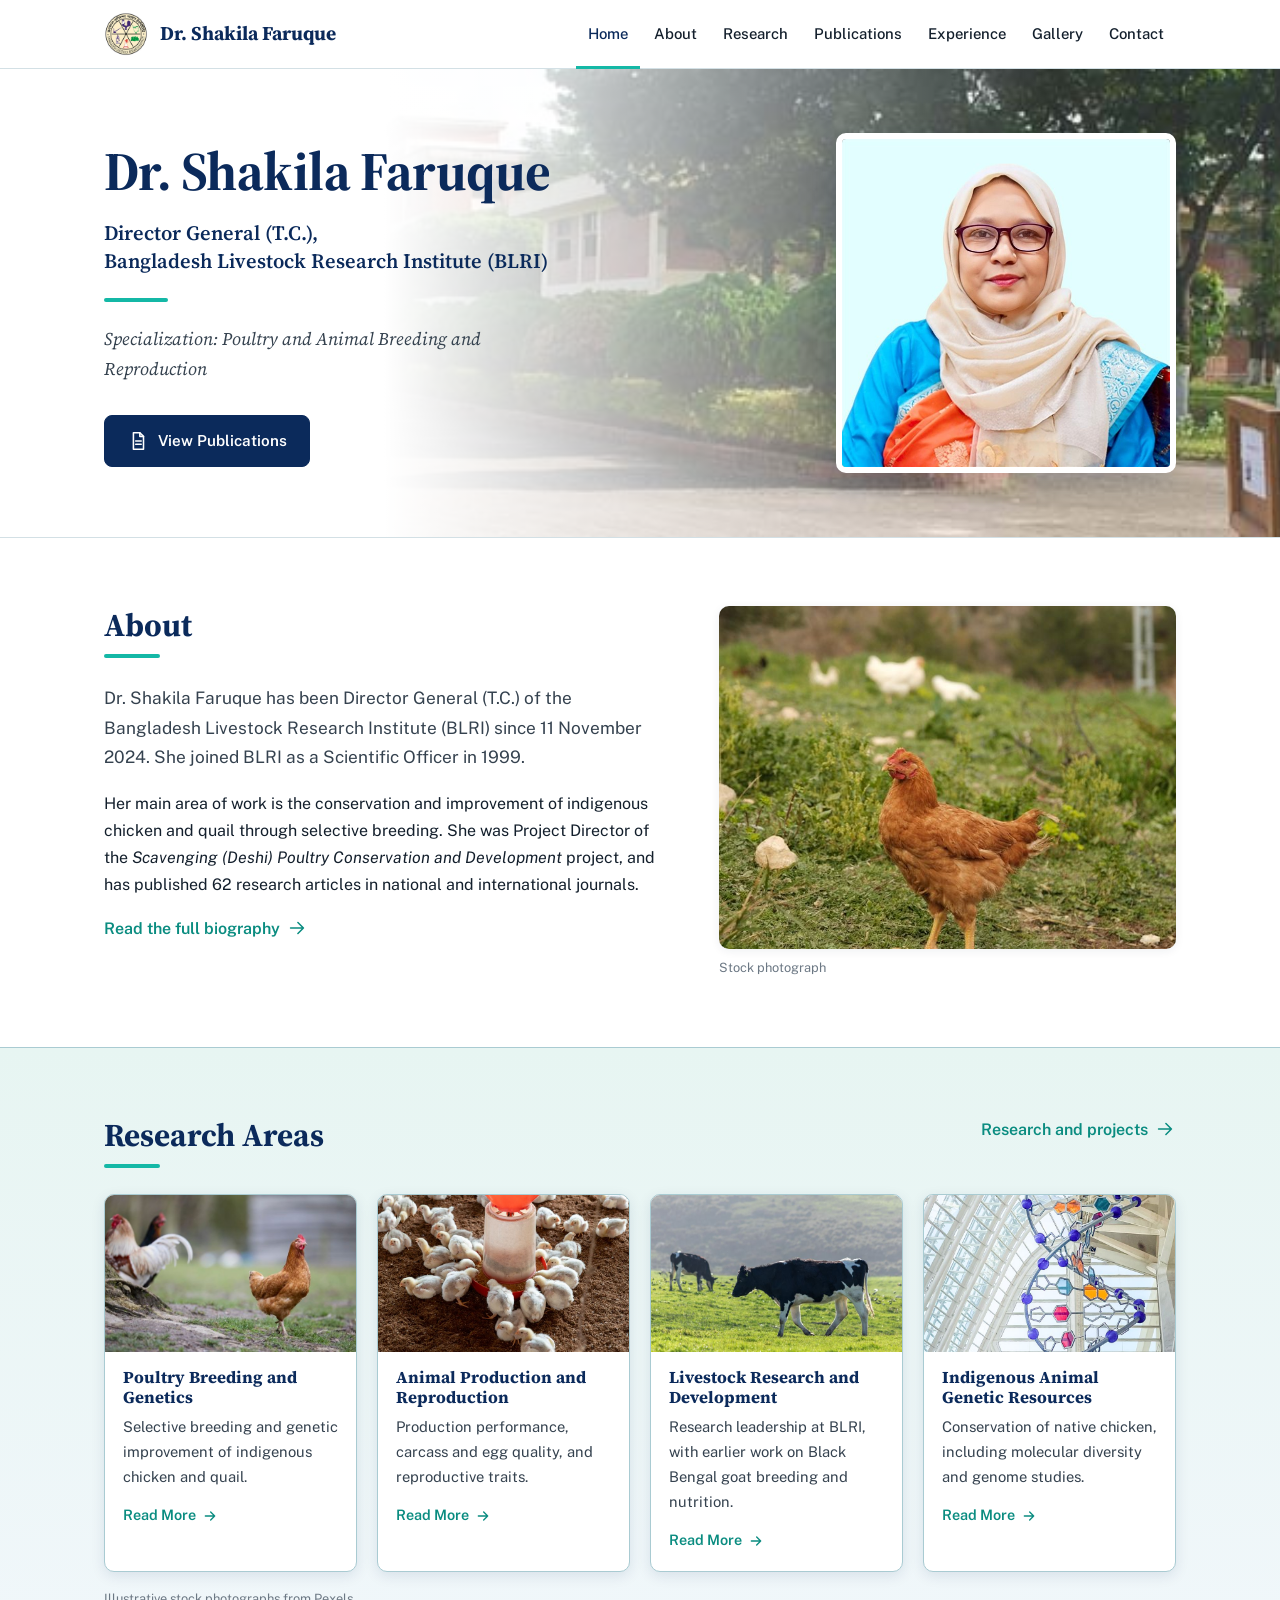
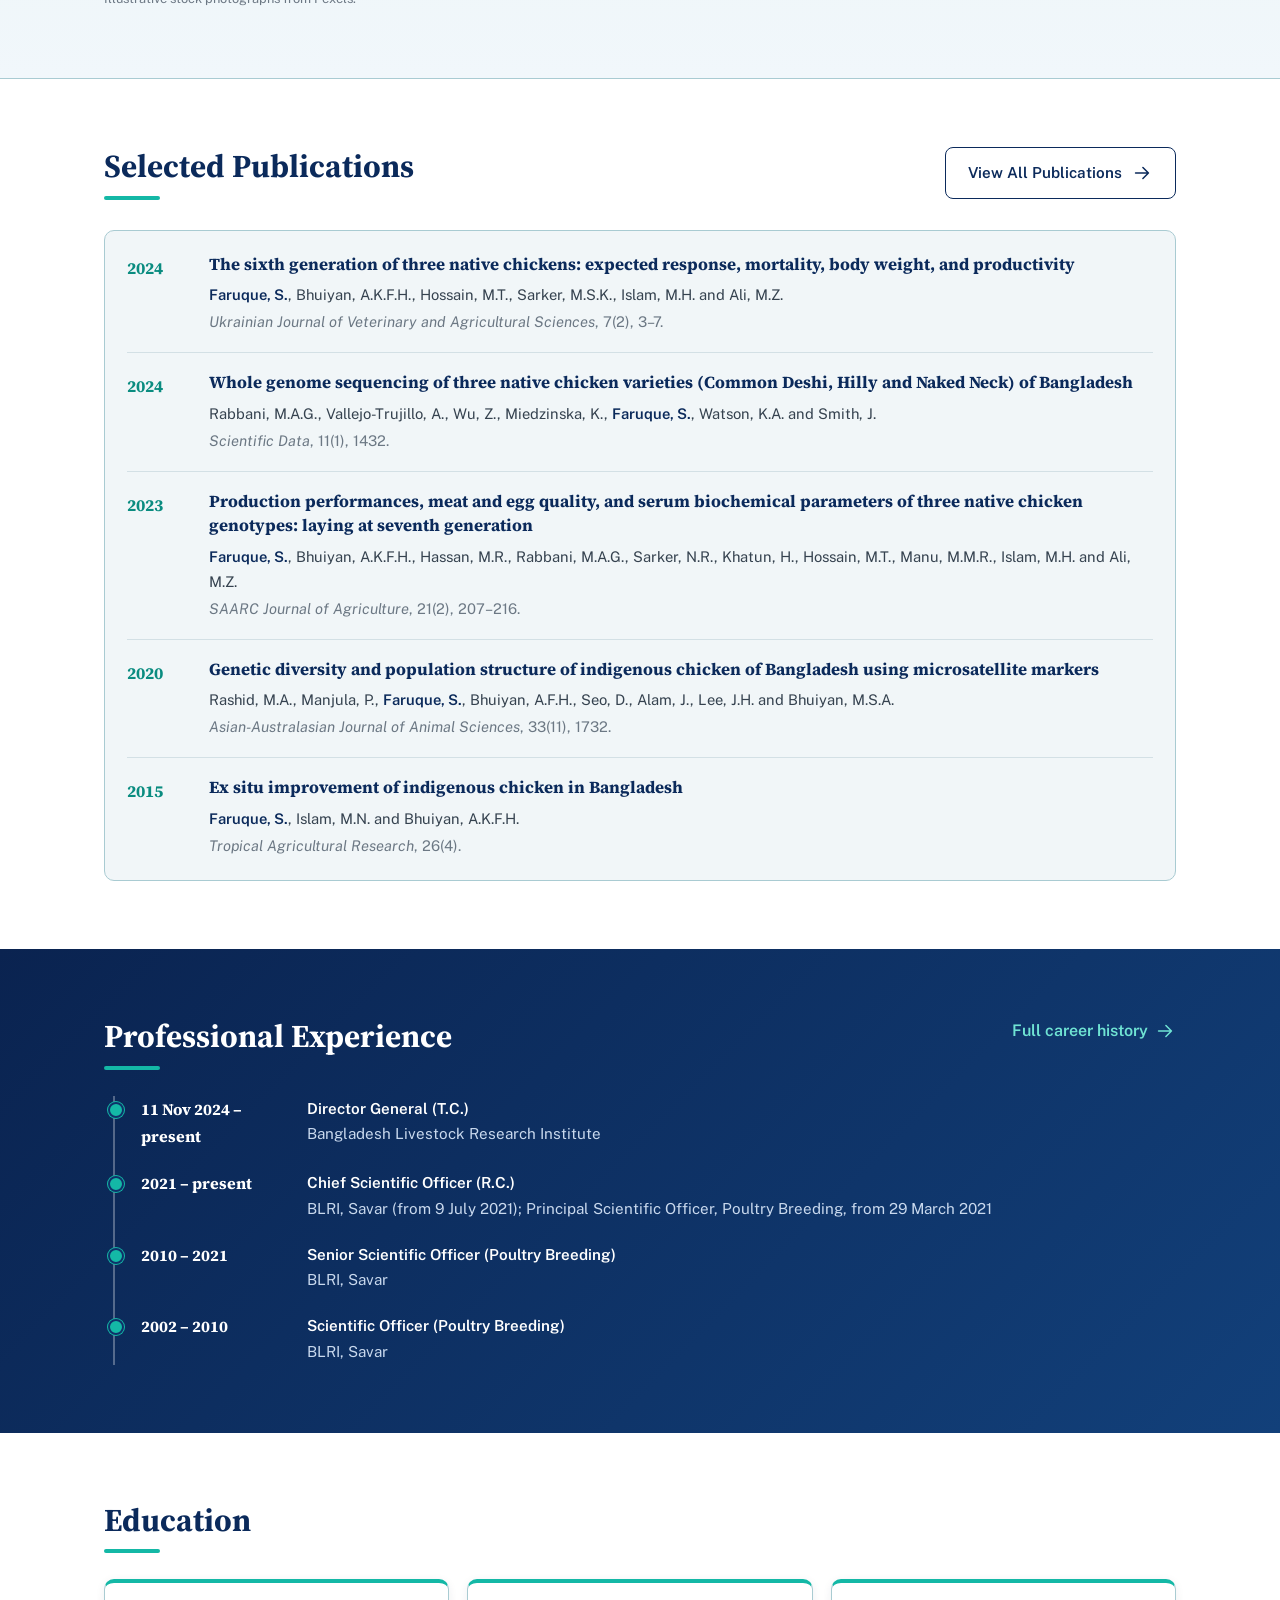
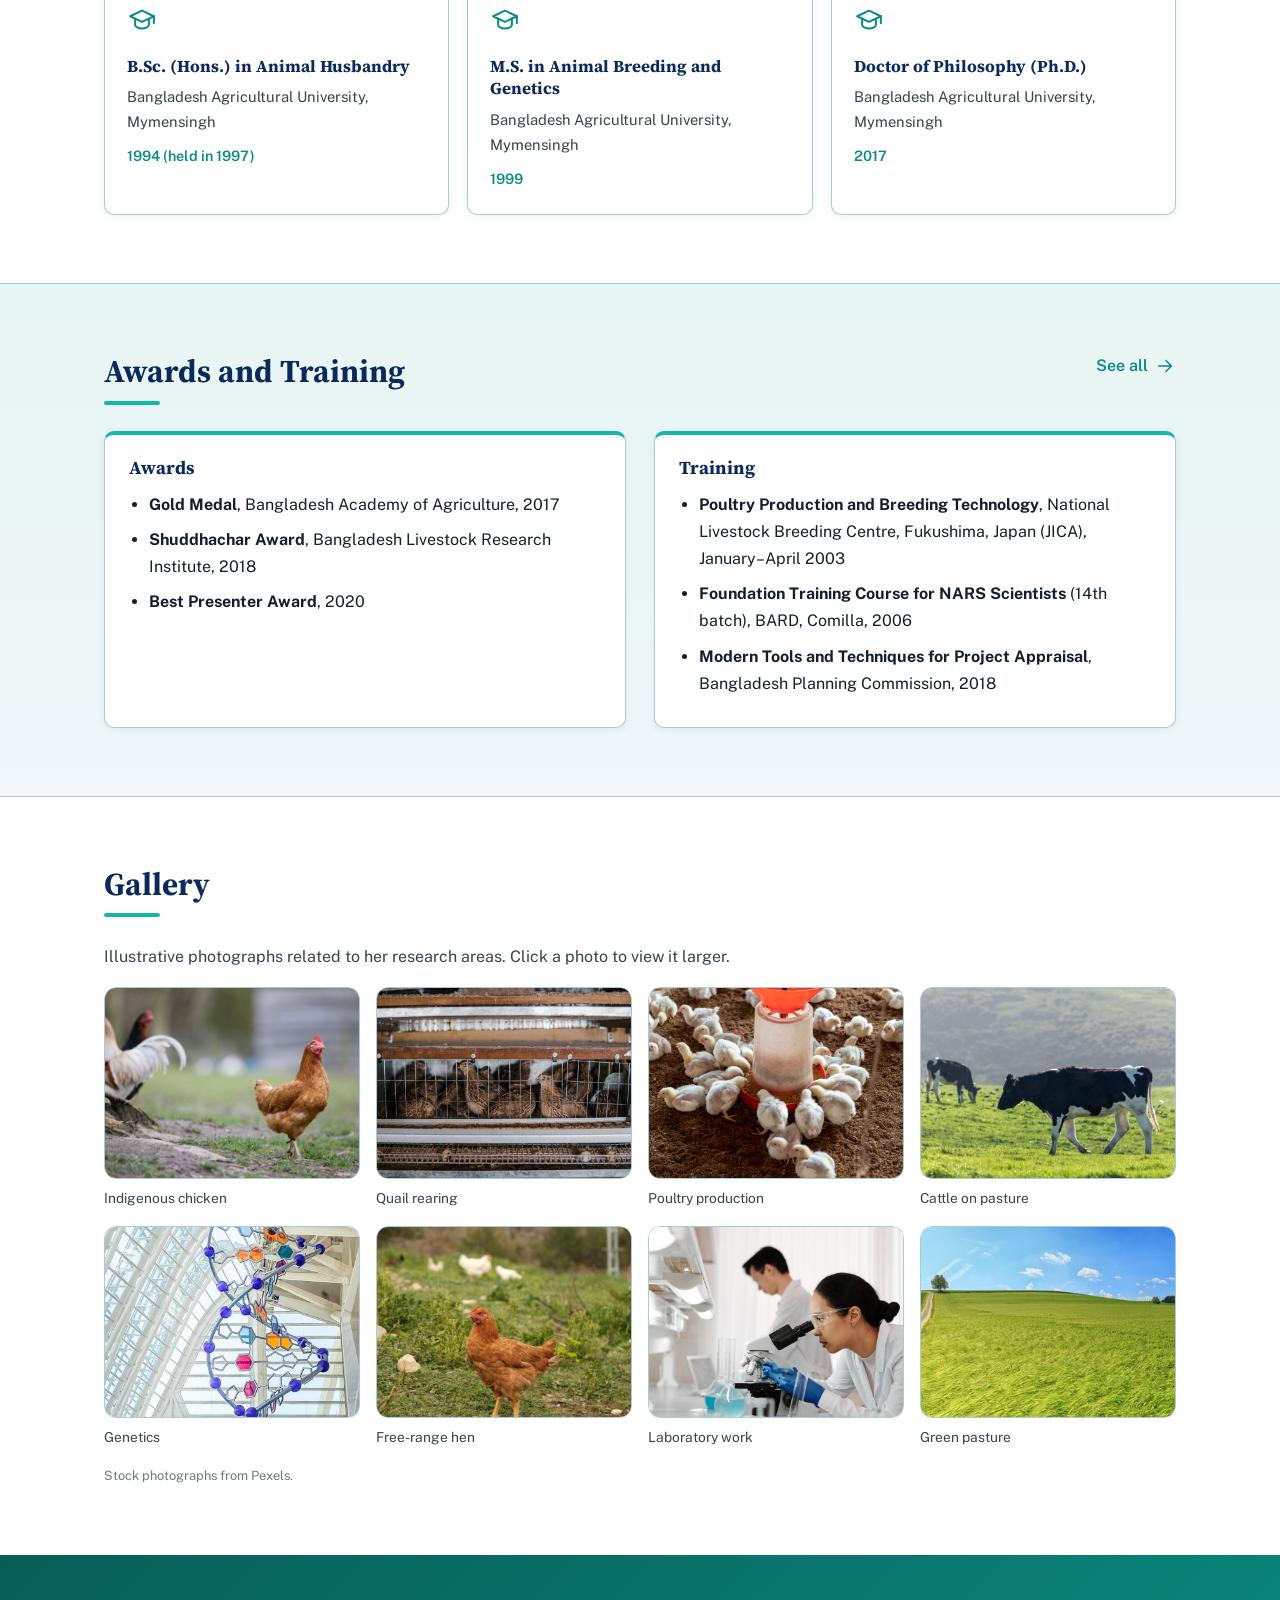
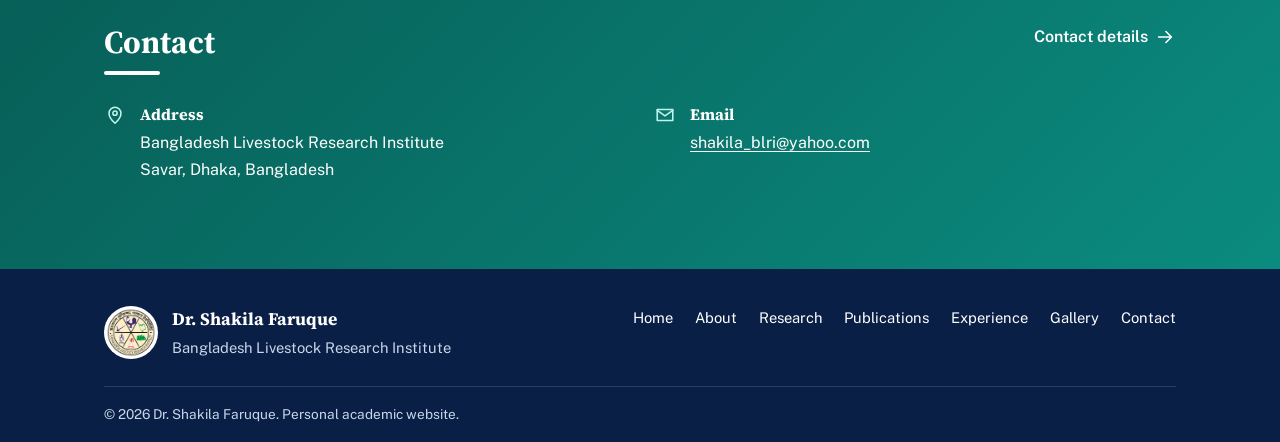
<file: index.html>
<!doctype html>
<html lang="en">
<head>
  <meta charset="utf-8">
  <meta name="viewport" content="width=device-width, initial-scale=1">
  <title>Dr. Shakila Faruque | Director General, BLRI</title>
  <meta name="description" content="Dr. Shakila Faruque, Director General (T.C.) of the Bangladesh Livestock Research Institute. Poultry and animal breeding and reproduction; conservation and improvement of indigenous chicken and quail.">
  <meta property="og:title" content="Dr. Shakila Faruque | Director General, BLRI">
  <meta property="og:description" content="Dr. Shakila Faruque, Director General (T.C.) of the Bangladesh Livestock Research Institute. Poultry and animal breeding and reproduction; conservation and improvement of indigenous chicken and quail.">
  <meta property="og:image" content="assets/img/portrait.jpg">
  <link rel="icon" href="assets/favicon.svg" type="image/svg+xml">
  <link rel="preconnect" href="https://fonts.googleapis.com">
  <link rel="preconnect" href="https://fonts.gstatic.com" crossorigin>
  <link href="https://fonts.googleapis.com/css2?family=Source+Serif+4:opsz,wght@8..60,400;8..60,600;8..60,700&family=Public+Sans:wght@400;500;600&family=Noto+Sans+Bengali:wght@400;500&display=swap" rel="stylesheet">
  <link rel="stylesheet" href="assets/css/style.css?v=14">
</head>
<body>
  <a class="skip" href="#main">Skip to content</a>
  <header class="site-header">
    <div class="wrap bar">
      <a class="brand" href="index.html"><img class="brand-logo" src="assets/img/blri-logo.jpg" alt="BLRI logo" width="44" height="43"><span>Dr. Shakila Faruque</span></a>
      <button class="menu-btn" aria-label="Open menu" aria-expanded="false" aria-controls="nav">
        <svg viewBox="0 0 24 24" width="22" height="22" aria-hidden="true"><path d="M3 6h18M3 12h18M3 18h18" stroke="currentColor" stroke-width="2" stroke-linecap="round"/></svg>
      </button>
      <nav id="nav" class="nav" aria-label="Main">
        <a href="index.html" aria-current="page">Home</a>
        <a href="about.html" >About</a>
        <a href="research.html" >Research</a>
        <a href="publications.html" >Publications</a>
        <a href="experience.html" >Experience</a>
        <a href="index.html#gallery">Gallery</a>
        <a href="contact.html" >Contact</a>
      </nav>
    </div>
  </header>
  <main id="main">
    <section class="hero" id="top">
      <img class="hero-bg" src="assets/img/blri-campus.jpg" alt="" width="960" height="220" fetchpriority="high">
      <div class="wrap hero-grid">
        <div class="hero-text">
          <h1>Dr. Shakila Faruque</h1>
          <p class="hero-role">Director General (T.C.),<br>Bangladesh Livestock Research Institute (BLRI)</p>
          <span class="rule"></span>
          <p class="hero-spec">Specialization: Poultry and Animal Breeding and Reproduction</p>
          <div class="btns">
            <a class="btn btn-solid" href="publications.html"><svg viewBox="0 0 24 24" width="22" height="22" fill="none" stroke="currentColor" stroke-width="1.7" stroke-linecap="round" stroke-linejoin="round" aria-hidden="true"><path d="M7 3h7l4 4v14H7z"/><path d="M14 3v4h4M9.5 12h6M9.5 15.5h6"/></svg> View Publications</a>
          </div>
        </div>
        <figure class="hero-portrait"><img src="assets/img/portrait.jpg" alt="Portrait of Dr. Shakila Faruque" width="640" height="640"></figure>
      </div>
    </section>

    <section id="about" class="sec">
      <div class="wrap about-grid">
        <div class="prose">
          <h2>About</h2>
          <p class="lead">Dr. Shakila Faruque has been Director General (T.C.) of the Bangladesh Livestock Research Institute (BLRI) since 11 November 2024. She joined BLRI as a Scientific Officer in 1999.</p>
          <p>Her main area of work is the conservation and improvement of indigenous chicken and quail through selective breeding. She was Project Director of the <em>Scavenging (Deshi) Poultry Conservation and Development</em> project, and has published 62 research articles in national and international journals.</p>
          <p><a class="link-more" href="about.html">Read the full biography <svg viewBox="0 0 24 24" width="22" height="22" fill="none" stroke="currentColor" stroke-width="1.7" stroke-linecap="round" stroke-linejoin="round" aria-hidden="true"><path d="M5 12h14M13 6l6 6-6 6"/></svg></a></p>
        </div>
        <figure><img src="assets/img/about-hen-on-grass.jpg" alt="A brown hen on grass (stock photograph)" width="900" height="600" loading="lazy"><figcaption>Stock photograph</figcaption></figure>
      </div>
    </section>

    <section id="research" class="sec sec-tint">
      <div class="wrap">
        <div class="sec-head"><h2>Research Areas</h2><a class="link-more" href="research.html">Research and projects <svg viewBox="0 0 24 24" width="22" height="22" fill="none" stroke="currentColor" stroke-width="1.7" stroke-linecap="round" stroke-linejoin="round" aria-hidden="true"><path d="M5 12h14M13 6l6 6-6 6"/></svg></a></div>
        <div class="hl-grid">
          <article class="hl-card">
            <div class="hl-img"><img src="assets/img/native-chicken-breeding.jpg" alt="A hen and a rooster on grass (stock photograph)" width="800" height="400"></div>
            <div class="hl-body">
              <h3>Poultry Breeding and Genetics</h3>
              <p>Selective breeding and genetic improvement of indigenous chicken and quail.</p>
              <a class="hl-more" href="research.html#projects">Read More <svg viewBox="0 0 24 24" width="16" height="16" fill="none" stroke="currentColor" stroke-width="2" stroke-linecap="round" stroke-linejoin="round" aria-hidden="true"><path d="M5 12h14M13 6l6 6-6 6"/></svg></a>
            </div>
          </article>
          <article class="hl-card">
            <div class="hl-img"><img src="assets/img/layer-and-meat-strains.jpg" alt="Chicks gathered around a feeder (stock photograph)" width="800" height="533"></div>
            <div class="hl-body">
              <h3>Animal Production and Reproduction</h3>
              <p>Production performance, carcass and egg quality, and reproductive traits.</p>
              <a class="hl-more" href="research.html#technologies">Read More <svg viewBox="0 0 24 24" width="16" height="16" fill="none" stroke="currentColor" stroke-width="2" stroke-linecap="round" stroke-linejoin="round" aria-hidden="true"><path d="M5 12h14M13 6l6 6-6 6"/></svg></a>
            </div>
          </article>
          <article class="hl-card">
            <div class="hl-img"><img src="assets/img/livestock-cattle.jpg" alt="Cattle grazing on green pasture (stock photograph)" width="800" height="533"></div>
            <div class="hl-body">
              <h3>Livestock Research and Development</h3>
              <p>Research leadership at BLRI, with earlier work on Black Bengal goat breeding and nutrition.</p>
              <a class="hl-more" href="research.html#projects">Read More <svg viewBox="0 0 24 24" width="16" height="16" fill="none" stroke="currentColor" stroke-width="2" stroke-linecap="round" stroke-linejoin="round" aria-hidden="true"><path d="M5 12h14M13 6l6 6-6 6"/></svg></a>
            </div>
          </article>
          <article class="hl-card">
            <div class="hl-img"><img src="assets/img/genetic-diversity-dna.jpg" alt="A DNA double helix model (stock photograph)" width="800" height="1422"></div>
            <div class="hl-body">
              <h3>Indigenous Animal Genetic Resources</h3>
              <p>Conservation of native chicken, including molecular diversity and genome studies.</p>
              <a class="hl-more" href="publications.html">Read More <svg viewBox="0 0 24 24" width="16" height="16" fill="none" stroke="currentColor" stroke-width="2" stroke-linecap="round" stroke-linejoin="round" aria-hidden="true"><path d="M5 12h14M13 6l6 6-6 6"/></svg></a>
            </div>
          </article>
        </div>
        <p class="credit">Illustrative stock photographs from Pexels.</p>
      </div>
    </section>

    <section id="publications" class="sec">
      <div class="wrap">
        <div class="sec-head"><h2>Selected Publications</h2><a class="btn btn-line" href="publications.html">View All Publications <svg viewBox="0 0 24 24" width="22" height="22" fill="none" stroke="currentColor" stroke-width="1.7" stroke-linecap="round" stroke-linejoin="round" aria-hidden="true"><path d="M5 12h14M13 6l6 6-6 6"/></svg></a></div>
        <div class="pubs-sel">
          <article class="pub"><div class="yr">2024</div><div><h3>The sixth generation of three native chickens: expected response, mortality, body weight, and productivity</h3><p class="authors">Faruque, S., Bhuiyan, A.K.F.H., Hossain, M.T., Sarker, M.S.K., Islam, M.H. and Ali, M.Z.</p><p class="source"><i>Ukrainian Journal of Veterinary and Agricultural Sciences</i>, 7(2), 3&ndash;7.</p></div></article>
          <article class="pub"><div class="yr">2024</div><div><h3>Whole genome sequencing of three native chicken varieties (Common Deshi, Hilly and Naked Neck) of Bangladesh</h3><p class="authors">Rabbani, M.A.G., Vallejo-Trujillo, A., Wu, Z., Miedzinska, K., Faruque, S., Watson, K.A. and Smith, J.</p><p class="source"><i>Scientific Data</i>, 11(1), 1432.</p></div></article>
          <article class="pub"><div class="yr">2023</div><div><h3>Production performances, meat and egg quality, and serum biochemical parameters of three native chicken genotypes: laying at seventh generation</h3><p class="authors">Faruque, S., Bhuiyan, A.K.F.H., Hassan, M.R., Rabbani, M.A.G., Sarker, N.R., Khatun, H., Hossain, M.T., Manu, M.M.R., Islam, M.H. and Ali, M.Z.</p><p class="source"><i>SAARC Journal of Agriculture</i>, 21(2), 207&ndash;216.</p></div></article>
          <article class="pub"><div class="yr">2020</div><div><h3>Genetic diversity and population structure of indigenous chicken of Bangladesh using microsatellite markers</h3><p class="authors">Rashid, M.A., Manjula, P., Faruque, S., Bhuiyan, A.F.H., Seo, D., Alam, J., Lee, J.H. and Bhuiyan, M.S.A.</p><p class="source"><i>Asian-Australasian Journal of Animal Sciences</i>, 33(11), 1732.</p></div></article>
          <article class="pub"><div class="yr">2015</div><div><h3>Ex situ improvement of indigenous chicken in Bangladesh</h3><p class="authors">Faruque, S., Islam, M.N. and Bhuiyan, A.K.F.H.</p><p class="source"><i>Tropical Agricultural Research</i>, 26(4).</p></div></article>
        </div>
      </div>
    </section>

    <section id="experience" class="sec sec-navy">
      <div class="wrap">
        <div class="sec-head"><h2>Professional Experience</h2><a class="link-more" href="experience.html">Full career history <svg viewBox="0 0 24 24" width="22" height="22" fill="none" stroke="currentColor" stroke-width="1.7" stroke-linecap="round" stroke-linejoin="round" aria-hidden="true"><path d="M5 12h14M13 6l6 6-6 6"/></svg></a></div>
        <ol class="timeline">
          <li><span class="when">11 Nov 2024 &ndash; present</span><span class="what"><strong>Director General (T.C.)</strong>Bangladesh Livestock Research Institute</span></li>
          <li><span class="when">2021 &ndash; present</span><span class="what"><strong>Chief Scientific Officer (R.C.)</strong>BLRI, Savar (from 9 July 2021); Principal Scientific Officer, Poultry Breeding, from 29 March 2021</span></li>
          <li><span class="when">2010 &ndash; 2021</span><span class="what"><strong>Senior Scientific Officer (Poultry Breeding)</strong>BLRI, Savar</span></li>
          <li><span class="when">2002 &ndash; 2010</span><span class="what"><strong>Scientific Officer (Poultry Breeding)</strong>BLRI, Savar</span></li>
        </ol>
      </div>
    </section>

    <section id="education" class="sec">
      <div class="wrap">
        <h2>Education</h2>
        <div class="edu">
          <article class="edu-card"><svg viewBox="0 0 24 24" width="30" height="30" fill="none" stroke="currentColor" stroke-width="1.6" stroke-linecap="round" stroke-linejoin="round" aria-hidden="true"><path d="M2.5 9L12 4.5 21.5 9 12 13.5z"/><path d="M6.5 11.3V16c0 1.4 2.5 2.8 5.5 2.8s5.5-1.4 5.5-2.8v-4.7"/><path d="M21.5 9v5.5"/></svg><h3>B.Sc. (Hons.) in Animal Husbandry</h3><p>Bangladesh Agricultural University, Mymensingh</p><span class="y">1994 (held in 1997)</span></article>
          <article class="edu-card"><svg viewBox="0 0 24 24" width="30" height="30" fill="none" stroke="currentColor" stroke-width="1.6" stroke-linecap="round" stroke-linejoin="round" aria-hidden="true"><path d="M2.5 9L12 4.5 21.5 9 12 13.5z"/><path d="M6.5 11.3V16c0 1.4 2.5 2.8 5.5 2.8s5.5-1.4 5.5-2.8v-4.7"/><path d="M21.5 9v5.5"/></svg><h3>M.S. in Animal Breeding and Genetics</h3><p>Bangladesh Agricultural University, Mymensingh</p><span class="y">1999</span></article>
          <article class="edu-card"><svg viewBox="0 0 24 24" width="30" height="30" fill="none" stroke="currentColor" stroke-width="1.6" stroke-linecap="round" stroke-linejoin="round" aria-hidden="true"><path d="M2.5 9L12 4.5 21.5 9 12 13.5z"/><path d="M6.5 11.3V16c0 1.4 2.5 2.8 5.5 2.8s5.5-1.4 5.5-2.8v-4.7"/><path d="M21.5 9v5.5"/></svg><h3>Doctor of Philosophy (Ph.D.)</h3><p>Bangladesh Agricultural University, Mymensingh</p><span class="y">2017</span></article>
        </div>
      </div>
    </section>

    <section id="awards" class="sec sec-tint">
      <div class="wrap">
        <div class="sec-head"><h2>Awards and Training</h2><a class="link-more" href="experience.html#awards">See all <svg viewBox="0 0 24 24" width="22" height="22" fill="none" stroke="currentColor" stroke-width="1.7" stroke-linecap="round" stroke-linejoin="round" aria-hidden="true"><path d="M5 12h14M13 6l6 6-6 6"/></svg></a></div>
        <div class="two-col">
          <div class="list-card"><h3>Awards</h3><ul>
            <li><strong>Gold Medal</strong>, Bangladesh Academy of Agriculture, 2017</li>
            <li><strong>Shuddhachar Award</strong>, Bangladesh Livestock Research Institute, 2018</li>
            <li><strong>Best Presenter Award</strong>, 2020</li>
          </ul></div>
          <div class="list-card"><h3>Training</h3><ul>
            <li><strong>Poultry Production and Breeding Technology</strong>, National Livestock Breeding Centre, Fukushima, Japan (JICA), January&ndash;April 2003</li>
            <li><strong>Foundation Training Course for NARS Scientists</strong> (14th batch), BARD, Comilla, 2006</li>
            <li><strong>Modern Tools and Techniques for Project Appraisal</strong>, Bangladesh Planning Commission, 2018</li>
          </ul></div>
        </div>
      </div>
    </section>

    <section id="gallery" class="sec">
      <div class="wrap">
        <h2>Gallery</h2>
        <p class="intro-p">Illustrative photographs related to her research areas. Click a photo to view it larger.</p>
        <div class="gallery">
          <figure class="shot"><button type="button" class="shot-btn" aria-label="View larger: Hen and rooster on grass"><img src="assets/img/native-chicken-breeding.jpg" alt="Hen and rooster on grass (stock photograph)" width="800" height="400" loading="lazy"></button><figcaption>Indigenous chicken</figcaption></figure>
          <figure class="shot"><button type="button" class="shot-btn" aria-label="View larger: Quail in a rearing cage"><img src="assets/img/meat-type-quail.jpg" alt="Quail in a rearing cage (stock photograph)" width="800" height="580" loading="lazy"></button><figcaption>Quail rearing</figcaption></figure>
          <figure class="shot"><button type="button" class="shot-btn" aria-label="View larger: Chicks around a feeder"><img src="assets/img/layer-and-meat-strains.jpg" alt="Chicks around a feeder (stock photograph)" width="800" height="533" loading="lazy"></button><figcaption>Poultry production</figcaption></figure>
          <figure class="shot"><button type="button" class="shot-btn" aria-label="View larger: Cattle grazing on pasture"><img src="assets/img/livestock-cattle.jpg" alt="Cattle grazing on pasture (stock photograph)" width="800" height="533" loading="lazy"></button><figcaption>Cattle on pasture</figcaption></figure>
          <figure class="shot"><button type="button" class="shot-btn" aria-label="View larger: A DNA double helix model"><img src="assets/img/genetic-diversity-dna.jpg" alt="A DNA double helix model (stock photograph)" width="800" height="1422" loading="lazy"></button><figcaption>Genetics</figcaption></figure>
          <figure class="shot"><button type="button" class="shot-btn" aria-label="View larger: A brown hen on grass"><img src="assets/img/about-hen-on-grass.jpg" alt="A brown hen on grass (stock photograph)" width="900" height="507" loading="lazy"></button><figcaption>Free-range hen</figcaption></figure>
          <figure class="shot"><button type="button" class="shot-btn" aria-label="View larger: Scientists working with a microscope"><img src="assets/img/lab-scientists-microscope.jpg" alt="Scientists working with a microscope (stock photograph)" width="800" height="1200" loading="lazy"></button><figcaption>Laboratory work</figcaption></figure>
          <figure class="shot"><button type="button" class="shot-btn" aria-label="View larger: Green field and path under blue sky"><img src="assets/img/green-pasture-landscape.jpg" alt="Green field and path under blue sky (stock photograph)" width="800" height="263" loading="lazy"></button><figcaption>Green pasture</figcaption></figure>
        </div>
        <p class="credit">Stock photographs from Pexels.</p>
      </div>
    </section>

    <section id="contact" class="sec sec-contact">
      <div class="wrap">
        <div class="sec-head"><h2>Contact</h2><a class="link-more" href="contact.html">Contact details <svg viewBox="0 0 24 24" width="22" height="22" fill="none" stroke="currentColor" stroke-width="1.7" stroke-linecap="round" stroke-linejoin="round" aria-hidden="true"><path d="M5 12h14M13 6l6 6-6 6"/></svg></a></div>
        <div class="contact-grid">
          <div class="contact-item"><svg viewBox="0 0 24 24" width="22" height="22" fill="none" stroke="currentColor" stroke-width="1.7" stroke-linecap="round" stroke-linejoin="round" aria-hidden="true"><path d="M12 21s6.5-5.8 6.5-11A6.5 6.5 0 0 0 5.5 10c0 5.2 6.5 11 6.5 11z"/><circle cx="12" cy="10" r="2.3"/></svg><div><strong>Address</strong><address>Bangladesh Livestock Research Institute<br>Savar, Dhaka, Bangladesh</address></div></div>
          <div class="contact-item"><svg viewBox="0 0 24 24" width="22" height="22" fill="none" stroke="currentColor" stroke-width="1.7" stroke-linecap="round" stroke-linejoin="round" aria-hidden="true"><path d="M3.5 6h17v12h-17z"/><path d="M3.5 7l8.5 6 8.5-6"/></svg><div><strong>Email</strong><a href="mailto:shakila_blri@yahoo.com">shakila_blri@yahoo.com</a></div></div>
        </div>
      </div>
    </section>
  </main>
  <footer class="site-footer">
    <div class="wrap">
      <div class="foot-top">
        <div class="foot-brand">
          <img class="brand-logo" src="assets/img/blri-logo.jpg" alt="BLRI logo" width="44" height="43">
          <div><strong>Dr. Shakila Faruque</strong>Bangladesh Livestock Research Institute</div>
        </div>
        <nav class="foot-nav" aria-label="Footer">
          <a href="index.html">Home</a><a href="about.html">About</a><a href="research.html">Research</a>
          <a href="publications.html">Publications</a><a href="experience.html">Experience</a><a href="index.html#gallery">Gallery</a><a href="contact.html">Contact</a>
        </nav>
      </div>
      <div class="foot-bottom">&copy; <span id="yr">2026</span> Dr. Shakila Faruque. Personal academic website.</div>
    </div>
  </footer>
  <script src="assets/js/main.js?v=6"></script>
</body>
</html>
</file>
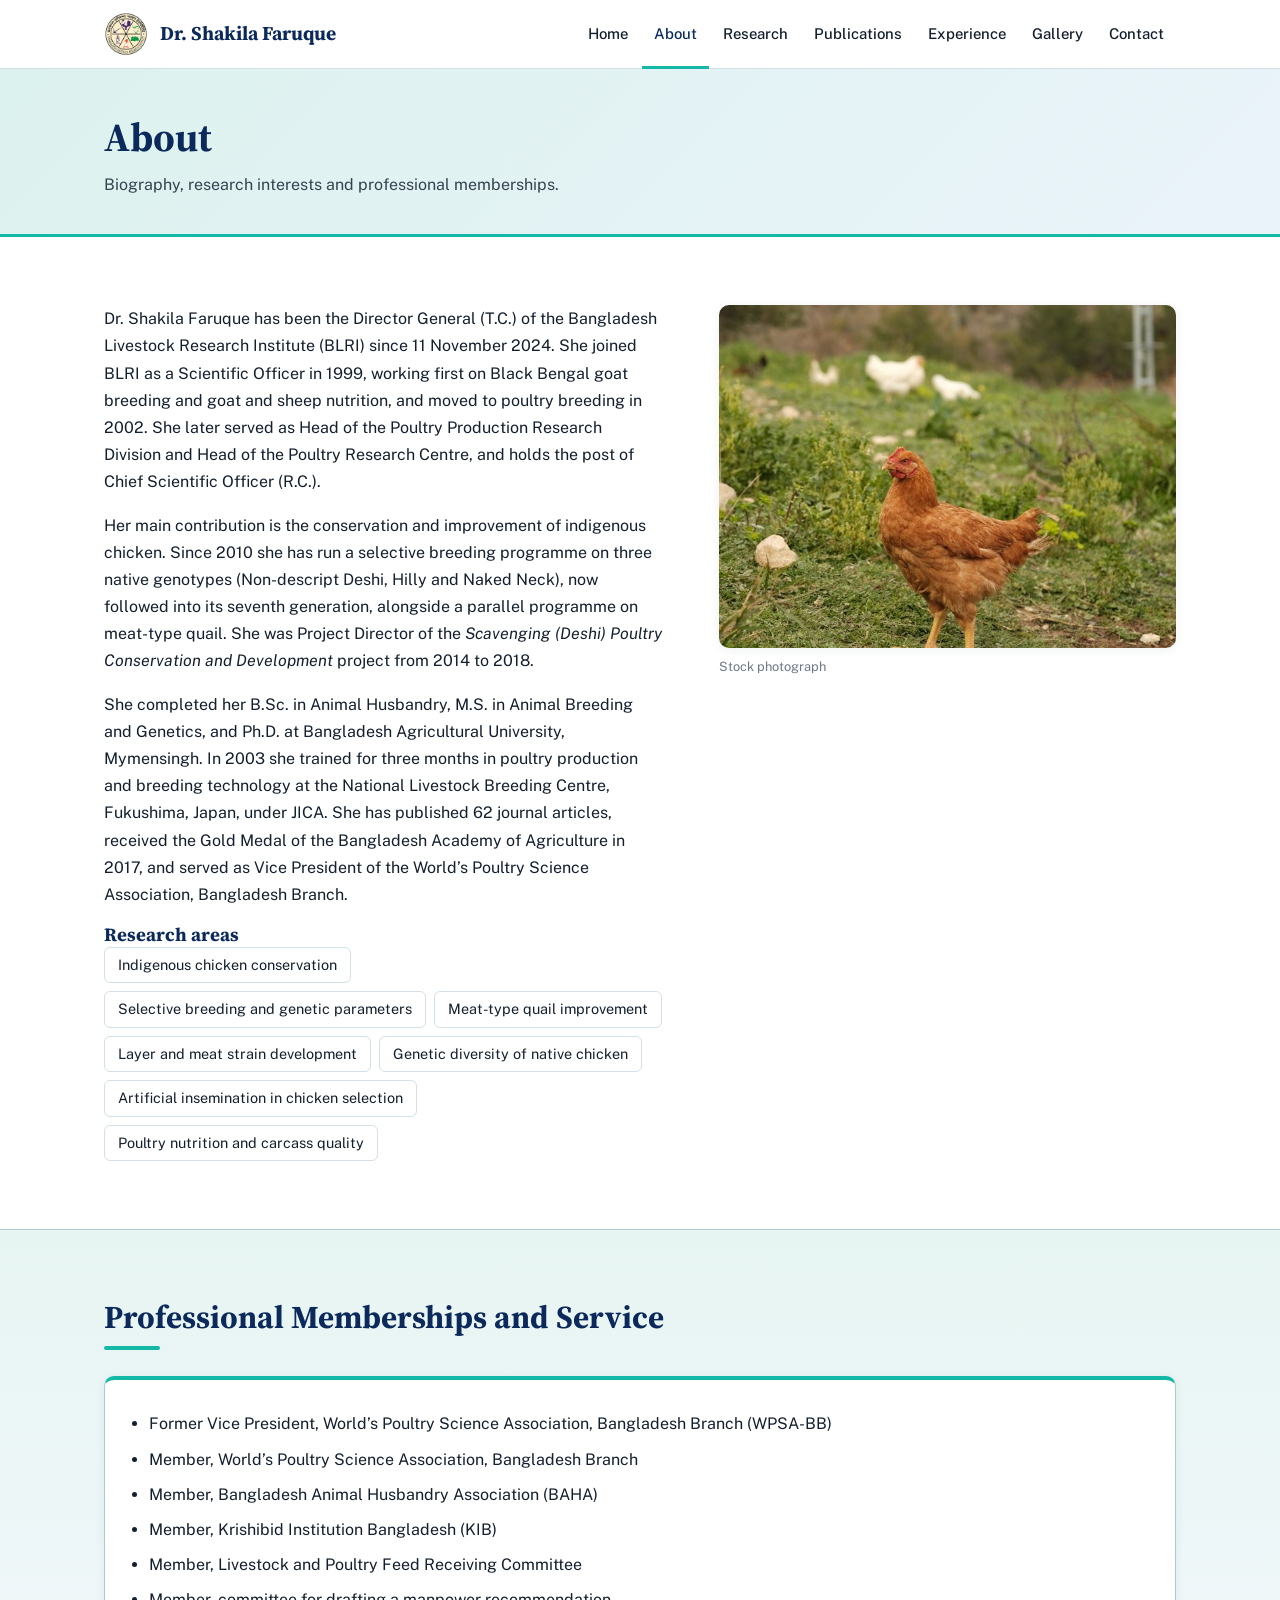
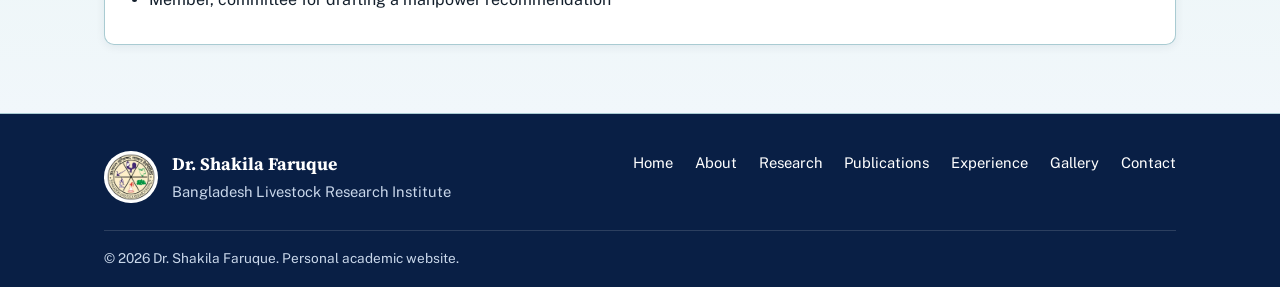
<file: about.html>
<!doctype html>
<html lang="en">
<head>
  <meta charset="utf-8">
  <meta name="viewport" content="width=device-width, initial-scale=1">
  <title>About | Dr. Shakila Faruque</title>
  <meta name="description" content="Biography of Dr. Shakila Faruque, Director General (T.C.) of the Bangladesh Livestock Research Institute.">
  <meta property="og:title" content="About | Dr. Shakila Faruque">
  <meta property="og:description" content="Biography of Dr. Shakila Faruque, Director General (T.C.) of the Bangladesh Livestock Research Institute.">
  <meta property="og:image" content="assets/img/portrait.jpg">
  <link rel="icon" href="assets/favicon.svg" type="image/svg+xml">
  <link rel="preconnect" href="https://fonts.googleapis.com">
  <link rel="preconnect" href="https://fonts.gstatic.com" crossorigin>
  <link href="https://fonts.googleapis.com/css2?family=Source+Serif+4:opsz,wght@8..60,400;8..60,600;8..60,700&family=Public+Sans:wght@400;500;600&family=Noto+Sans+Bengali:wght@400;500&display=swap" rel="stylesheet">
  <link rel="stylesheet" href="assets/css/style.css?v=11">
</head>
<body>
  <a class="skip" href="#main">Skip to content</a>
  <header class="site-header">
    <div class="wrap bar">
      <a class="brand" href="index.html"><img class="brand-logo" src="assets/img/blri-logo.jpg" alt="BLRI logo" width="44" height="43"><span>Dr. Shakila Faruque</span></a>
      <button class="menu-btn" aria-label="Open menu" aria-expanded="false" aria-controls="nav">
        <svg viewBox="0 0 24 24" width="22" height="22" aria-hidden="true"><path d="M3 6h18M3 12h18M3 18h18" stroke="currentColor" stroke-width="2" stroke-linecap="round"/></svg>
      </button>
      <nav id="nav" class="nav" aria-label="Main">
        <a href="index.html" >Home</a>
        <a href="about.html" aria-current="page">About</a>
        <a href="research.html" >Research</a>
        <a href="publications.html" >Publications</a>
        <a href="experience.html" >Experience</a>
        <a href="index.html#gallery">Gallery</a>
        <a href="contact.html" >Contact</a>
      </nav>
    </div>
  </header>
  <main id="main">
    <section class="page-head"><div class="wrap"><h1>About</h1><p>Biography, research interests and professional memberships.</p></div></section>
    <section class="sec">
      <div class="wrap about-grid">
        <div class="prose">
          <p>Dr. Shakila Faruque has been the Director General (T.C.) of the Bangladesh Livestock Research Institute (BLRI) since 11 November 2024. She joined BLRI as a Scientific Officer in 1999, working first on Black Bengal goat breeding and goat and sheep nutrition, and moved to poultry breeding in 2002. She later served as Head of the Poultry Production Research Division and Head of the Poultry Research Centre, and holds the post of Chief Scientific Officer (R.C.).</p>
          <p>Her main contribution is the conservation and improvement of indigenous chicken. Since 2010 she has run a selective breeding programme on three native genotypes (Non-descript Deshi, Hilly and Naked Neck), now followed into its seventh generation, alongside a parallel programme on meat-type quail. She was Project Director of the <em>Scavenging (Deshi) Poultry Conservation and Development</em> project from 2014 to 2018.</p>
          <p>She completed her B.Sc. in Animal Husbandry, M.S. in Animal Breeding and Genetics, and Ph.D. at Bangladesh Agricultural University, Mymensingh. In 2003 she trained for three months in poultry production and breeding technology at the National Livestock Breeding Centre, Fukushima, Japan, under JICA. She has published 62 journal articles, received the Gold Medal of the Bangladesh Academy of Agriculture in 2017, and served as Vice President of the World’s Poultry Science Association, Bangladesh Branch.</p>

          <h3>Research areas</h3>
          <ul class="tags">
            <li>Indigenous chicken conservation</li>
            <li>Selective breeding and genetic parameters</li>
            <li>Meat-type quail improvement</li>
            <li>Layer and meat strain development</li>
            <li>Genetic diversity of native chicken</li>
            <li>Artificial insemination in chicken selection</li>
            <li>Poultry nutrition and carcass quality</li>
          </ul>
        </div>
        <figure><img src="assets/img/about-hen-on-grass.jpg" alt="A brown hen on grass (stock photograph)" width="900" height="600" loading="lazy"><figcaption>Stock photograph</figcaption></figure>
      </div>
    </section>
    <section class="sec sec-tint">
      <div class="wrap">
        <h2>Professional Memberships and Service</h2>
        <div class="list-card"><ul>
              <li>Former Vice President, World’s Poultry Science Association, Bangladesh Branch (WPSA-BB)</li>
              <li>Member, World’s Poultry Science Association, Bangladesh Branch</li>
              <li>Member, Bangladesh Animal Husbandry Association (BAHA)</li>
              <li>Member, Krishibid Institution Bangladesh (KIB)</li>
              <li>Member, Livestock and Poultry Feed Receiving Committee</li>
              <li>Member, committee for drafting a manpower recommendation</li>
            </ul></div>
      </div>
    </section>
  </main>
  <footer class="site-footer">
    <div class="wrap">
      <div class="foot-top">
        <div class="foot-brand">
          <img class="brand-logo" src="assets/img/blri-logo.jpg" alt="BLRI logo" width="44" height="43">
          <div><strong>Dr. Shakila Faruque</strong>Bangladesh Livestock Research Institute</div>
        </div>
        <nav class="foot-nav" aria-label="Footer">
          <a href="index.html">Home</a><a href="about.html">About</a><a href="research.html">Research</a>
          <a href="publications.html">Publications</a><a href="experience.html">Experience</a><a href="index.html#gallery">Gallery</a><a href="contact.html">Contact</a>
        </nav>
      </div>
      <div class="foot-bottom">&copy; <span id="yr">2026</span> Dr. Shakila Faruque. Personal academic website.</div>
    </div>
  </footer>
  <script src="assets/js/main.js?v=6"></script>
</body>
</html>
</file>
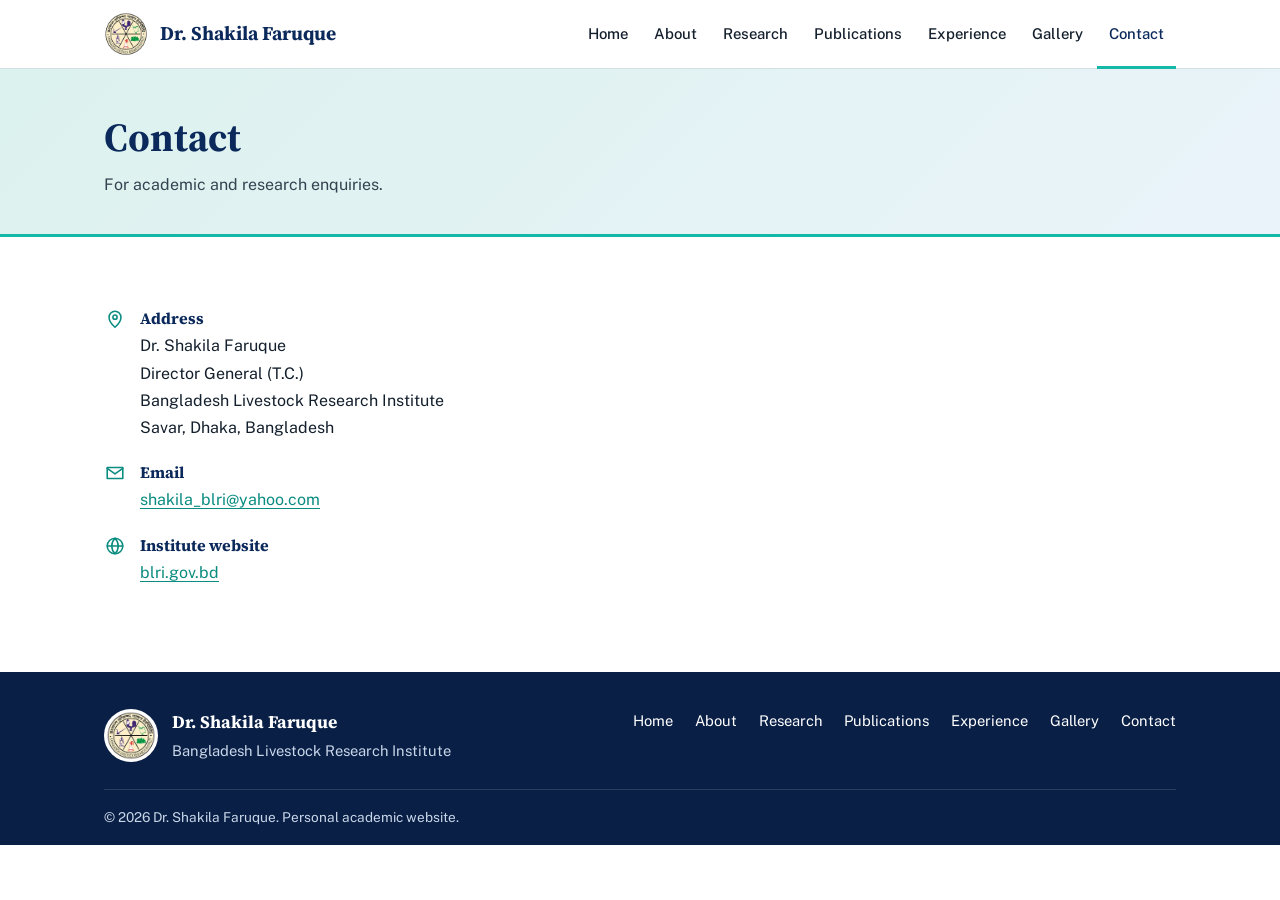
<file: contact.html>
<!doctype html>
<html lang="en">
<head>
  <meta charset="utf-8">
  <meta name="viewport" content="width=device-width, initial-scale=1">
  <title>Contact | Dr. Shakila Faruque</title>
  <meta name="description" content="Contact details of Dr. Shakila Faruque, Director General (T.C.), Bangladesh Livestock Research Institute, Savar, Dhaka.">
  <meta property="og:title" content="Contact | Dr. Shakila Faruque">
  <meta property="og:description" content="Contact details of Dr. Shakila Faruque, Director General (T.C.), Bangladesh Livestock Research Institute, Savar, Dhaka.">
  <meta property="og:image" content="assets/img/portrait.jpg">
  <link rel="icon" href="assets/favicon.svg" type="image/svg+xml">
  <link rel="preconnect" href="https://fonts.googleapis.com">
  <link rel="preconnect" href="https://fonts.gstatic.com" crossorigin>
  <link href="https://fonts.googleapis.com/css2?family=Source+Serif+4:opsz,wght@8..60,400;8..60,600;8..60,700&family=Public+Sans:wght@400;500;600&family=Noto+Sans+Bengali:wght@400;500&display=swap" rel="stylesheet">
  <link rel="stylesheet" href="assets/css/style.css?v=11">
</head>
<body>
  <a class="skip" href="#main">Skip to content</a>
  <header class="site-header">
    <div class="wrap bar">
      <a class="brand" href="index.html"><img class="brand-logo" src="assets/img/blri-logo.jpg" alt="BLRI logo" width="44" height="43"><span>Dr. Shakila Faruque</span></a>
      <button class="menu-btn" aria-label="Open menu" aria-expanded="false" aria-controls="nav">
        <svg viewBox="0 0 24 24" width="22" height="22" aria-hidden="true"><path d="M3 6h18M3 12h18M3 18h18" stroke="currentColor" stroke-width="2" stroke-linecap="round"/></svg>
      </button>
      <nav id="nav" class="nav" aria-label="Main">
        <a href="index.html" >Home</a>
        <a href="about.html" >About</a>
        <a href="research.html" >Research</a>
        <a href="publications.html" >Publications</a>
        <a href="experience.html" >Experience</a>
        <a href="index.html#gallery">Gallery</a>
        <a href="contact.html" aria-current="page">Contact</a>
      </nav>
    </div>
  </header>
  <main id="main">
    <section class="page-head"><div class="wrap"><h1>Contact</h1><p>For academic and research enquiries.</p></div></section>
    <section class="sec">
      <div class="wrap contact-grid">
        <div>
          <div class="contact-item"><svg viewBox="0 0 24 24" width="22" height="22" fill="none" stroke="currentColor" stroke-width="1.7" stroke-linecap="round" stroke-linejoin="round" aria-hidden="true"><path d="M12 21s6.5-5.8 6.5-11A6.5 6.5 0 0 0 5.5 10c0 5.2 6.5 11 6.5 11z"/><circle cx="12" cy="10" r="2.3"/></svg><div><strong>Address</strong><address>Dr. Shakila Faruque<br>Director General (T.C.)<br>Bangladesh Livestock Research Institute<br>Savar, Dhaka, Bangladesh</address></div></div>
          <div class="contact-item"><svg viewBox="0 0 24 24" width="22" height="22" fill="none" stroke="currentColor" stroke-width="1.7" stroke-linecap="round" stroke-linejoin="round" aria-hidden="true"><path d="M3.5 6h17v12h-17z"/><path d="M3.5 7l8.5 6 8.5-6"/></svg><div><strong>Email</strong><a href="mailto:shakila_blri@yahoo.com">shakila_blri@yahoo.com</a></div></div>
          <div class="contact-item"><svg viewBox="0 0 24 24" width="22" height="22" fill="none" stroke="currentColor" stroke-width="1.7" stroke-linecap="round" stroke-linejoin="round" aria-hidden="true"><circle cx="12" cy="12" r="8.5"/><path d="M3.5 12h17M12 3.5c2.5 2.5 3.5 5.5 3.5 8.5s-1 6-3.5 8.5c-2.5-2.5-3.5-5.5-3.5-8.5s1-6 3.5-8.5z"/></svg><div><strong>Institute website</strong><a href="https://blri.gov.bd" rel="noopener">blri.gov.bd</a></div></div>
        </div>
      </div>
    </section>
  </main>
  <footer class="site-footer">
    <div class="wrap">
      <div class="foot-top">
        <div class="foot-brand">
          <img class="brand-logo" src="assets/img/blri-logo.jpg" alt="BLRI logo" width="44" height="43">
          <div><strong>Dr. Shakila Faruque</strong>Bangladesh Livestock Research Institute</div>
        </div>
        <nav class="foot-nav" aria-label="Footer">
          <a href="index.html">Home</a><a href="about.html">About</a><a href="research.html">Research</a>
          <a href="publications.html">Publications</a><a href="experience.html">Experience</a><a href="index.html#gallery">Gallery</a><a href="contact.html">Contact</a>
        </nav>
      </div>
      <div class="foot-bottom">&copy; <span id="yr">2026</span> Dr. Shakila Faruque. Personal academic website.</div>
    </div>
  </footer>
  <script src="assets/js/main.js?v=6"></script>
</body>
</html>
</file>
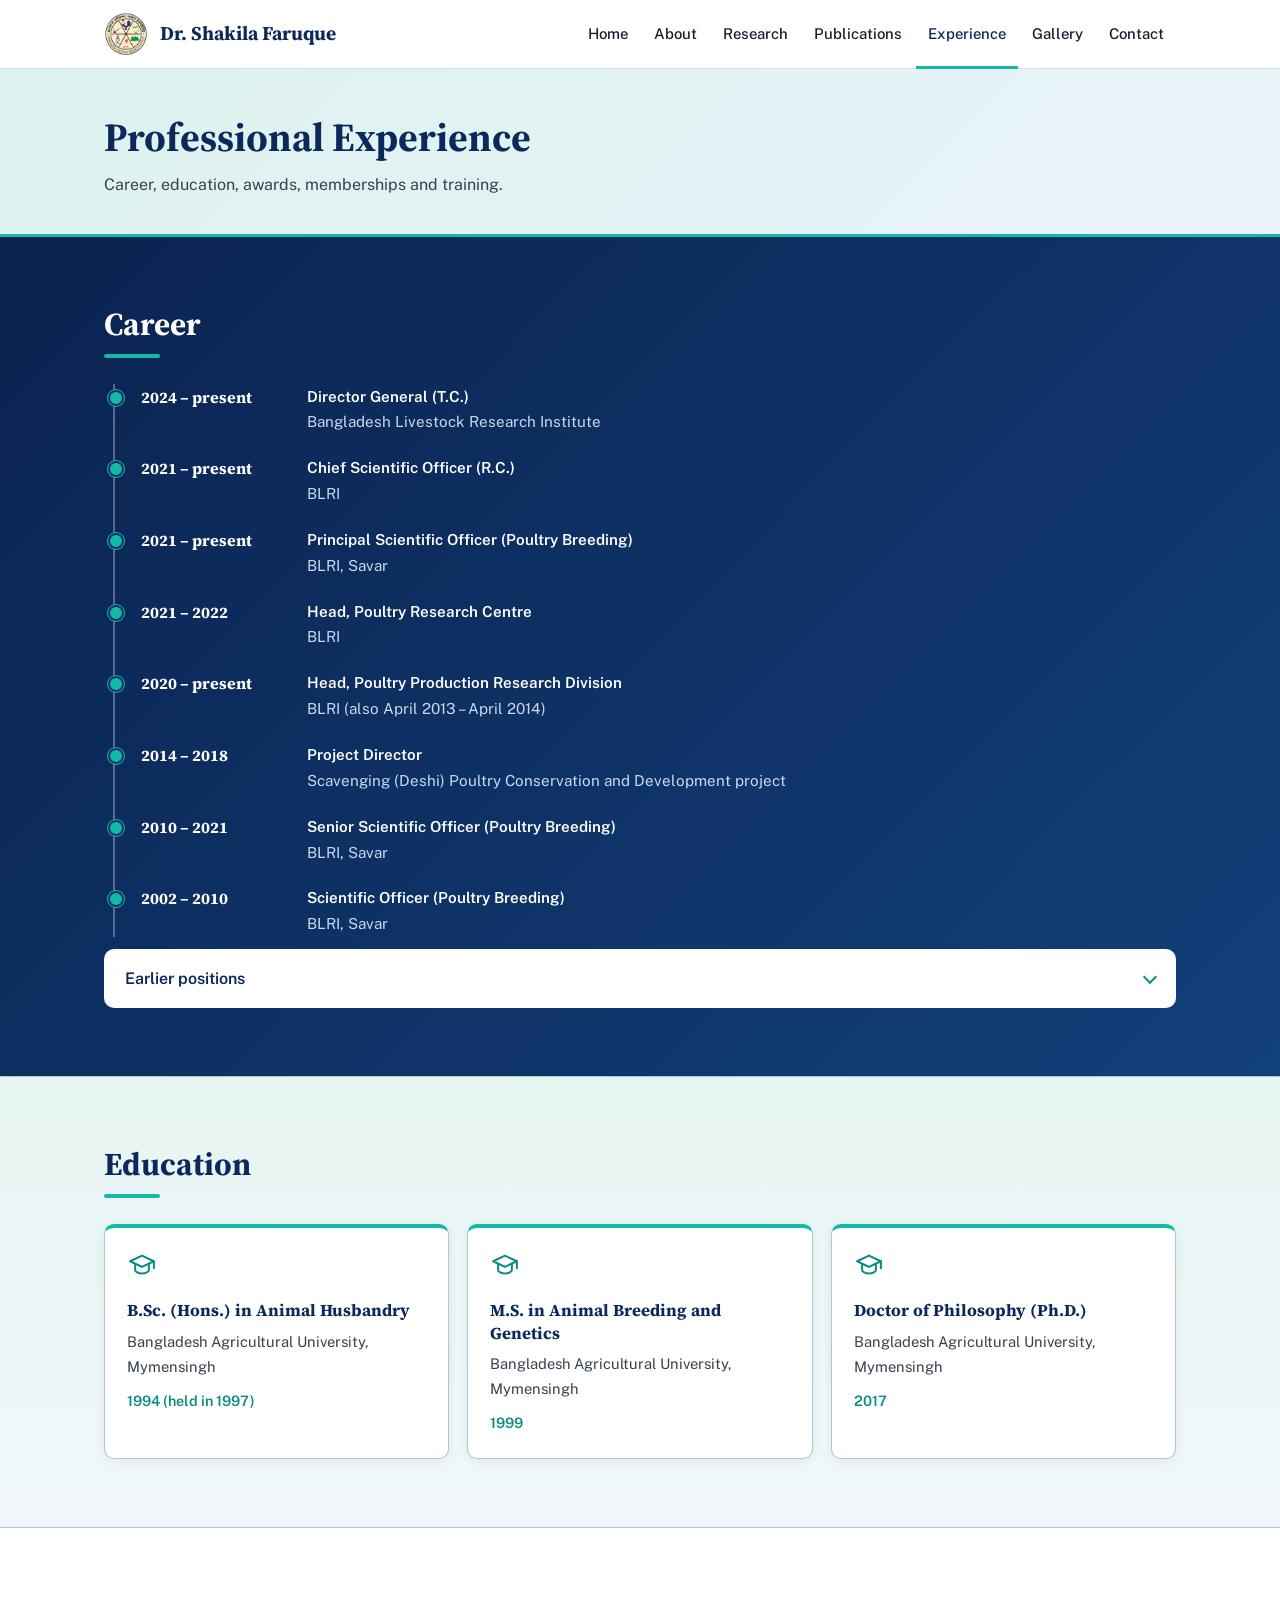
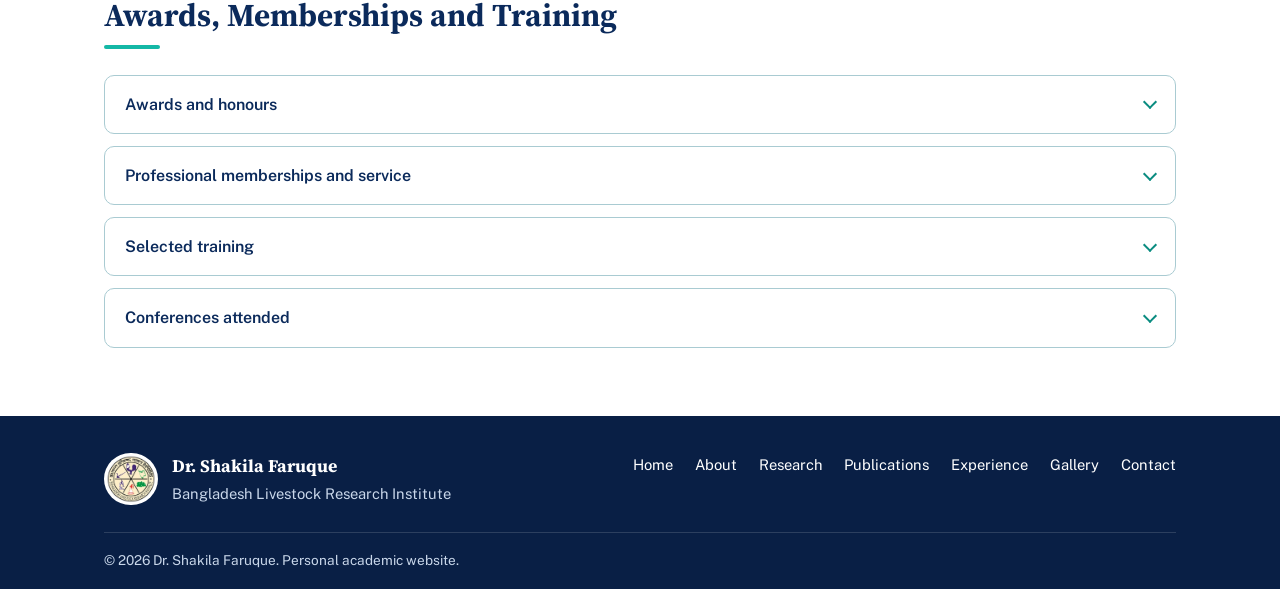
<file: experience.html>
<!doctype html>
<html lang="en">
<head>
  <meta charset="utf-8">
  <meta name="viewport" content="width=device-width, initial-scale=1">
  <title>Experience | Dr. Shakila Faruque</title>
  <meta name="description" content="Career history, education, awards, memberships and training of Dr. Shakila Faruque.">
  <meta property="og:title" content="Experience | Dr. Shakila Faruque">
  <meta property="og:description" content="Career history, education, awards, memberships and training of Dr. Shakila Faruque.">
  <meta property="og:image" content="assets/img/portrait.jpg">
  <link rel="icon" href="assets/favicon.svg" type="image/svg+xml">
  <link rel="preconnect" href="https://fonts.googleapis.com">
  <link rel="preconnect" href="https://fonts.gstatic.com" crossorigin>
  <link href="https://fonts.googleapis.com/css2?family=Source+Serif+4:opsz,wght@8..60,400;8..60,600;8..60,700&family=Public+Sans:wght@400;500;600&family=Noto+Sans+Bengali:wght@400;500&display=swap" rel="stylesheet">
  <link rel="stylesheet" href="assets/css/style.css?v=11">
</head>
<body>
  <a class="skip" href="#main">Skip to content</a>
  <header class="site-header">
    <div class="wrap bar">
      <a class="brand" href="index.html"><img class="brand-logo" src="assets/img/blri-logo.jpg" alt="BLRI logo" width="44" height="43"><span>Dr. Shakila Faruque</span></a>
      <button class="menu-btn" aria-label="Open menu" aria-expanded="false" aria-controls="nav">
        <svg viewBox="0 0 24 24" width="22" height="22" aria-hidden="true"><path d="M3 6h18M3 12h18M3 18h18" stroke="currentColor" stroke-width="2" stroke-linecap="round"/></svg>
      </button>
      <nav id="nav" class="nav" aria-label="Main">
        <a href="index.html" >Home</a>
        <a href="about.html" >About</a>
        <a href="research.html" >Research</a>
        <a href="publications.html" >Publications</a>
        <a href="experience.html" aria-current="page">Experience</a>
        <a href="index.html#gallery">Gallery</a>
        <a href="contact.html" >Contact</a>
      </nav>
    </div>
  </header>
  <main id="main">
    <section class="page-head"><div class="wrap"><h1>Professional Experience</h1><p>Career, education, awards, memberships and training.</p></div></section>
    <section class="sec sec-navy">
      <div class="wrap">
        <h2>Career</h2>
          <ol class="timeline">
            <li><span class="when">2024 – present</span><span class="what"><strong>Director General (T.C.)</strong>Bangladesh Livestock Research Institute</span></li>
            <li><span class="when">2021 – present</span><span class="what"><strong>Chief Scientific Officer (R.C.)</strong>BLRI</span></li>
            <li><span class="when">2021 – present</span><span class="what"><strong>Principal Scientific Officer (Poultry Breeding)</strong>BLRI, Savar</span></li>
            <li><span class="when">2021 – 2022</span><span class="what"><strong>Head, Poultry Research Centre</strong>BLRI</span></li>
            <li><span class="when">2020 – present</span><span class="what"><strong>Head, Poultry Production Research Division</strong>BLRI (also April 2013 – April 2014)</span></li>
            <li><span class="when">2014 – 2018</span><span class="what"><strong>Project Director</strong>Scavenging (Deshi) Poultry Conservation and Development project</span></li>
            <li><span class="when">2010 – 2021</span><span class="what"><strong>Senior Scientific Officer (Poultry Breeding)</strong>BLRI, Savar</span></li>
            <li><span class="when">2002 – 2010</span><span class="what"><strong>Scientific Officer (Poultry Breeding)</strong>BLRI, Savar</span></li>
          </ol>
          <details class="acc">
            <summary>Earlier positions</summary>
            <ul class="plain">
              <li><strong>Scientific Officer (Goat and Sheep Nutrition)</strong>, SLRP Project, BLRI, 2000 – 2002</li>
              <li><strong>Scientific Officer (Goat Breeding)</strong>, Improvement of Black Bengal Goat through Selective Breeding project, BLRI, 1999 – 2000</li>
            </ul>
          </details>
      </div>
    </section>
    <section id="education" class="sec sec-tint">
      <div class="wrap">
        <h2>Education</h2>
        <div class="edu">
          <article class="edu-card"><svg viewBox="0 0 24 24" width="30" height="30" fill="none" stroke="currentColor" stroke-width="1.6" stroke-linecap="round" stroke-linejoin="round" aria-hidden="true"><path d="M2.5 9L12 4.5 21.5 9 12 13.5z"/><path d="M6.5 11.3V16c0 1.4 2.5 2.8 5.5 2.8s5.5-1.4 5.5-2.8v-4.7"/><path d="M21.5 9v5.5"/></svg><h3>B.Sc. (Hons.) in Animal Husbandry</h3><p>Bangladesh Agricultural University, Mymensingh</p><span class="y">1994 (held in 1997)</span></article>
          <article class="edu-card"><svg viewBox="0 0 24 24" width="30" height="30" fill="none" stroke="currentColor" stroke-width="1.6" stroke-linecap="round" stroke-linejoin="round" aria-hidden="true"><path d="M2.5 9L12 4.5 21.5 9 12 13.5z"/><path d="M6.5 11.3V16c0 1.4 2.5 2.8 5.5 2.8s5.5-1.4 5.5-2.8v-4.7"/><path d="M21.5 9v5.5"/></svg><h3>M.S. in Animal Breeding and Genetics</h3><p>Bangladesh Agricultural University, Mymensingh</p><span class="y">1999</span></article>
          <article class="edu-card"><svg viewBox="0 0 24 24" width="30" height="30" fill="none" stroke="currentColor" stroke-width="1.6" stroke-linecap="round" stroke-linejoin="round" aria-hidden="true"><path d="M2.5 9L12 4.5 21.5 9 12 13.5z"/><path d="M6.5 11.3V16c0 1.4 2.5 2.8 5.5 2.8s5.5-1.4 5.5-2.8v-4.7"/><path d="M21.5 9v5.5"/></svg><h3>Doctor of Philosophy (Ph.D.)</h3><p>Bangladesh Agricultural University, Mymensingh</p><span class="y">2017</span></article>
        </div>
      </div>
    </section>
    <section id="awards" class="sec">
      <div class="wrap">
        <h2>Awards, Memberships and Training</h2>
        <details class="acc">
            <summary>Awards and honours</summary>
            <ul class="plain">
              <li><strong>Gold Medal</strong>, Bangladesh Academy of Agriculture, 2017</li>
              <li><strong>Shuddhachar (Integrity) Award</strong>, Bangladesh Livestock Research Institute, 2018</li>
              <li><strong>Best Presenter Award</strong>, 2020</li>
              <li><strong>JICA Group Training Award</strong> for three months’ training in Japan, 2003</li>
            </ul>
          </details>
        <details class="acc">
            <summary>Professional memberships and service</summary>
            <ul class="plain">
              <li>Former Vice President, World’s Poultry Science Association, Bangladesh Branch (WPSA-BB)</li>
              <li>Member, World’s Poultry Science Association, Bangladesh Branch</li>
              <li>Member, Bangladesh Animal Husbandry Association (BAHA)</li>
              <li>Member, Krishibid Institution Bangladesh (KIB)</li>
              <li>Member, Livestock and Poultry Feed Receiving Committee</li>
              <li>Member, committee for drafting a manpower recommendation</li>
            </ul>
          </details>
        <details class="acc">
            <summary>Selected training</summary>
            <ul class="plain">
              <li><strong>Poultry Production and Breeding Technology</strong>, National Livestock Breeding Centre, Fukushima, Japan (JICA), January – April 2003</li>
              <li><strong>Modern Tools and Techniques for Project Appraisal</strong>, Bangladesh Planning Commission, 2018</li>
              <li><strong>Preparation of Development Project Proposal (DPP) and Procurement Plan</strong>, BLRI, 2018</li>
              <li><strong>Administrative and Financial Management</strong>, BARD, Comilla, 2014</li>
              <li><strong>Food Safety and Quality Assurance for Agricultural Trade Facilitation</strong>, APCTT and BARC, 2014</li>
              <li><strong>MIS Software Technical Training</strong>, BARC, 2014</li>
              <li><strong>Research Management and IT Skill Development</strong>, Poultry Technology Development and Dissemination Project, BLRI, 2008</li>
              <li><strong>Foundation Training Course for NARS Scientists (14th batch)</strong>, BARD, Comilla, 4 months, 2006</li>
              <li><strong>Statistical Analysis Using Computer Packages</strong>, Graduate Training Institute, BAU, 2004</li>
              <li><strong>Statistical Methods and Computer Use</strong>, BLRI, 1999</li>
            </ul>
          </details>
        <details class="acc">
            <summary>Conferences attended</summary>
            <ul class="plain">
              <li>4th International Conference on Livestock and Poultry for Poverty Alleviation, Food and Nutrition Security in Bangladesh, BAU, Mymensingh, 2017</li>
              <li>15th International Congress on Biotechnology in Animal Reproduction, BAU, Mymensingh, 2008</li>
              <li>Conference on Promotion of Biotechnology in Bangladesh: National and International Perspectives, icddr,b, Dhaka, 2007</li>
            </ul>
          </details>
      </div>
    </section>
  </main>
  <footer class="site-footer">
    <div class="wrap">
      <div class="foot-top">
        <div class="foot-brand">
          <img class="brand-logo" src="assets/img/blri-logo.jpg" alt="BLRI logo" width="44" height="43">
          <div><strong>Dr. Shakila Faruque</strong>Bangladesh Livestock Research Institute</div>
        </div>
        <nav class="foot-nav" aria-label="Footer">
          <a href="index.html">Home</a><a href="about.html">About</a><a href="research.html">Research</a>
          <a href="publications.html">Publications</a><a href="experience.html">Experience</a><a href="index.html#gallery">Gallery</a><a href="contact.html">Contact</a>
        </nav>
      </div>
      <div class="foot-bottom">&copy; <span id="yr">2026</span> Dr. Shakila Faruque. Personal academic website.</div>
    </div>
  </footer>
  <script src="assets/js/main.js?v=6"></script>
</body>
</html>
</file>
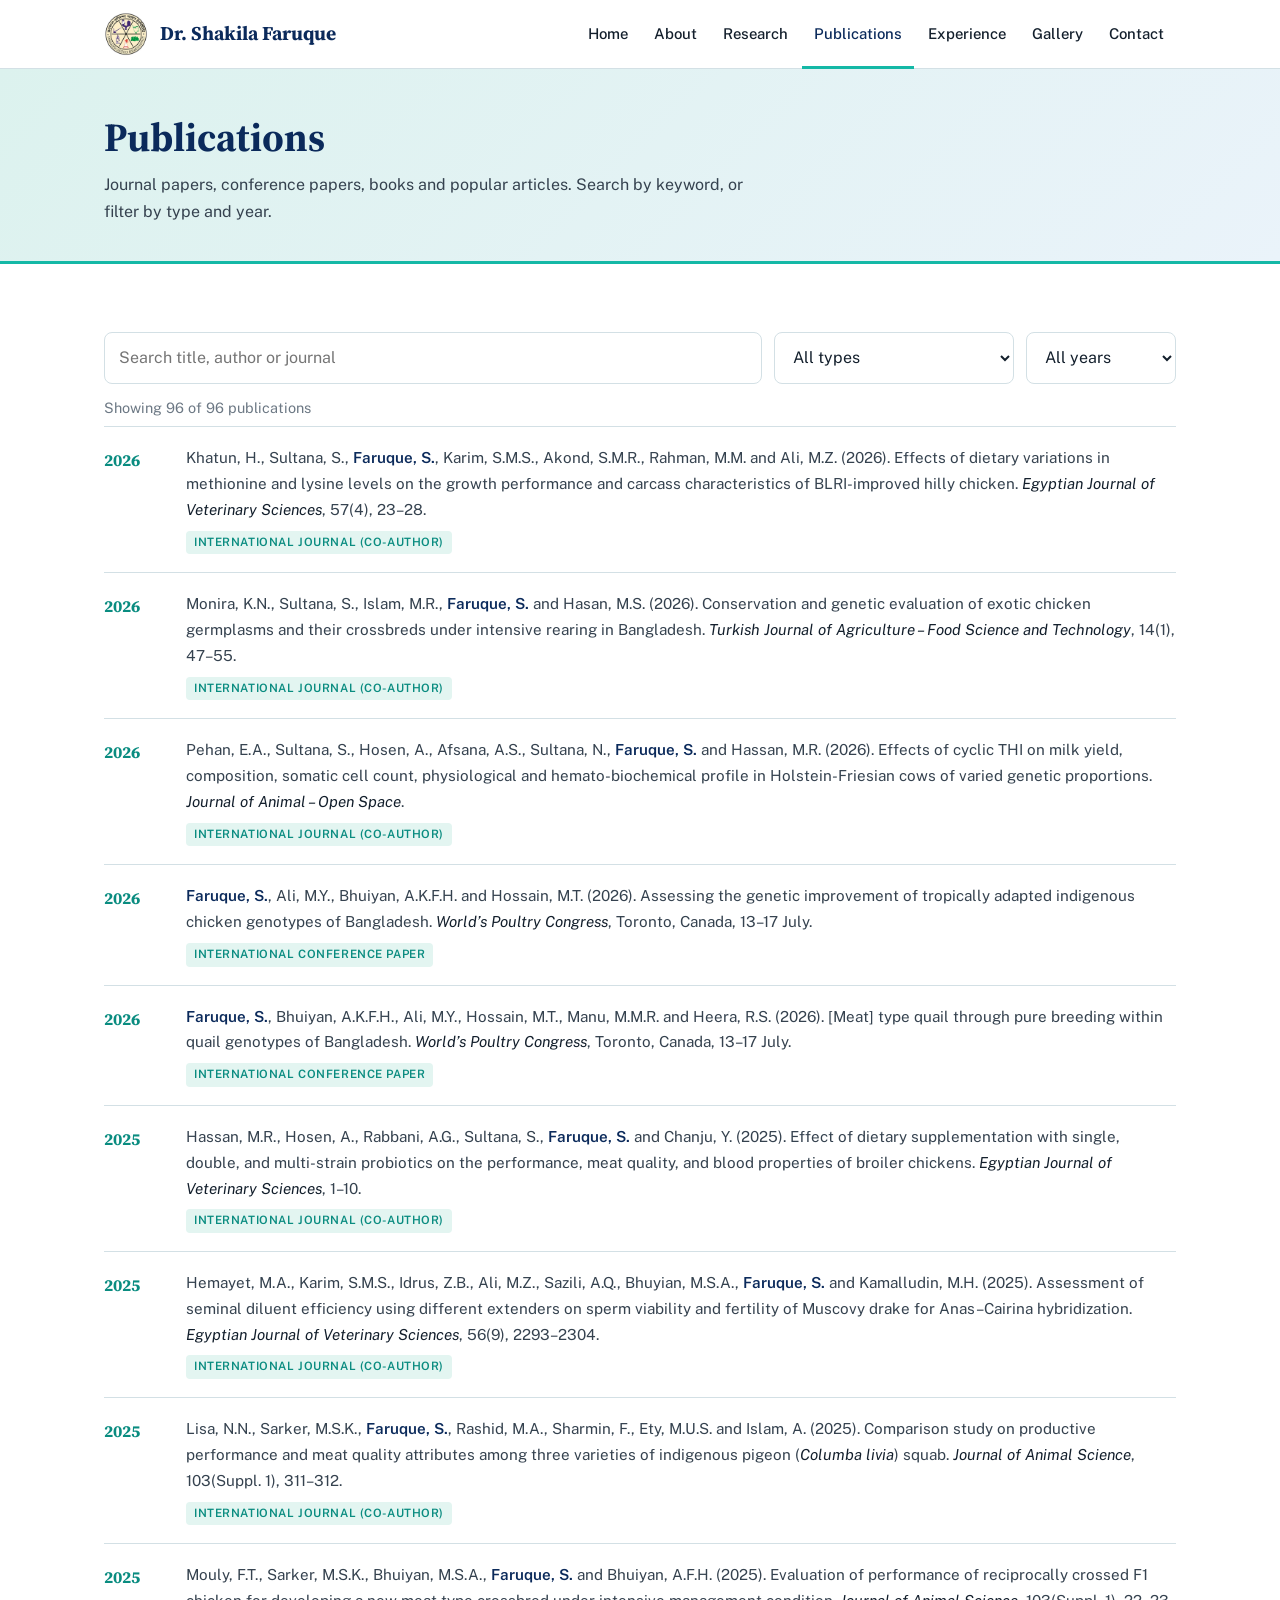
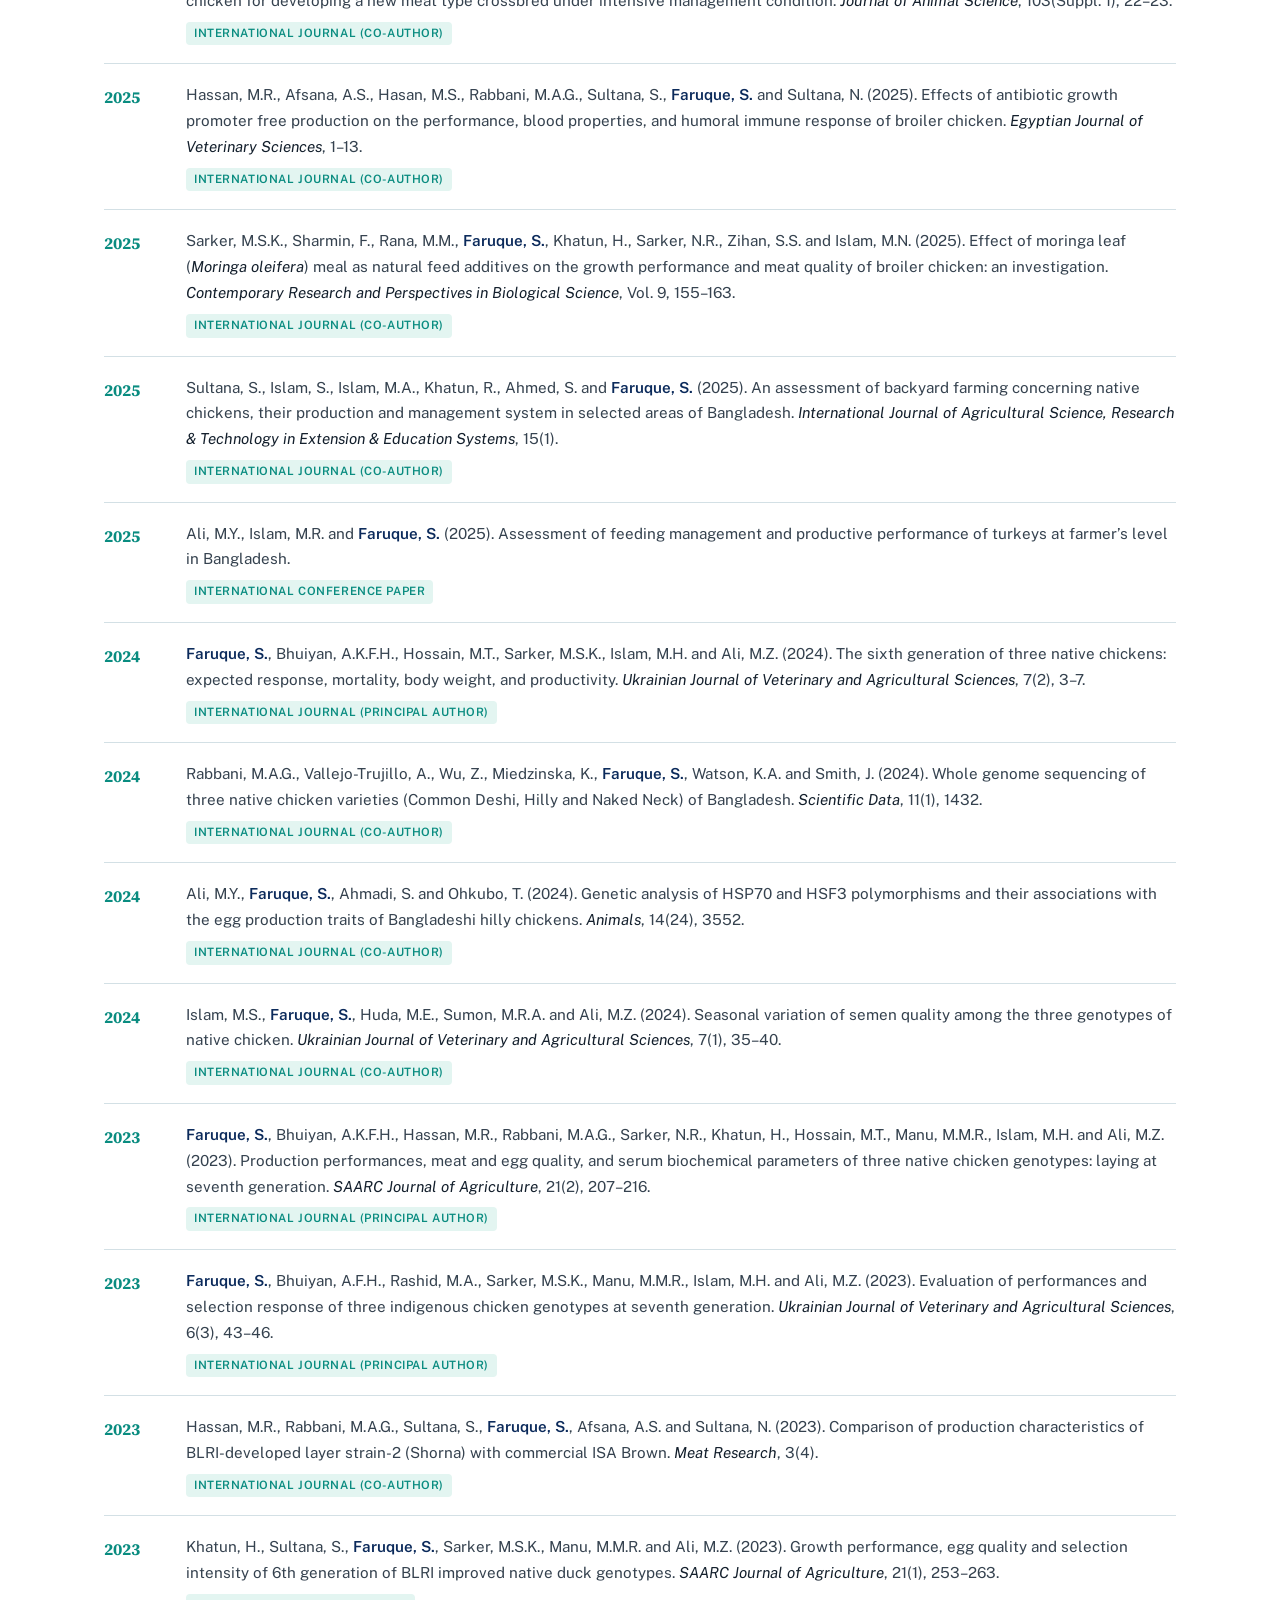
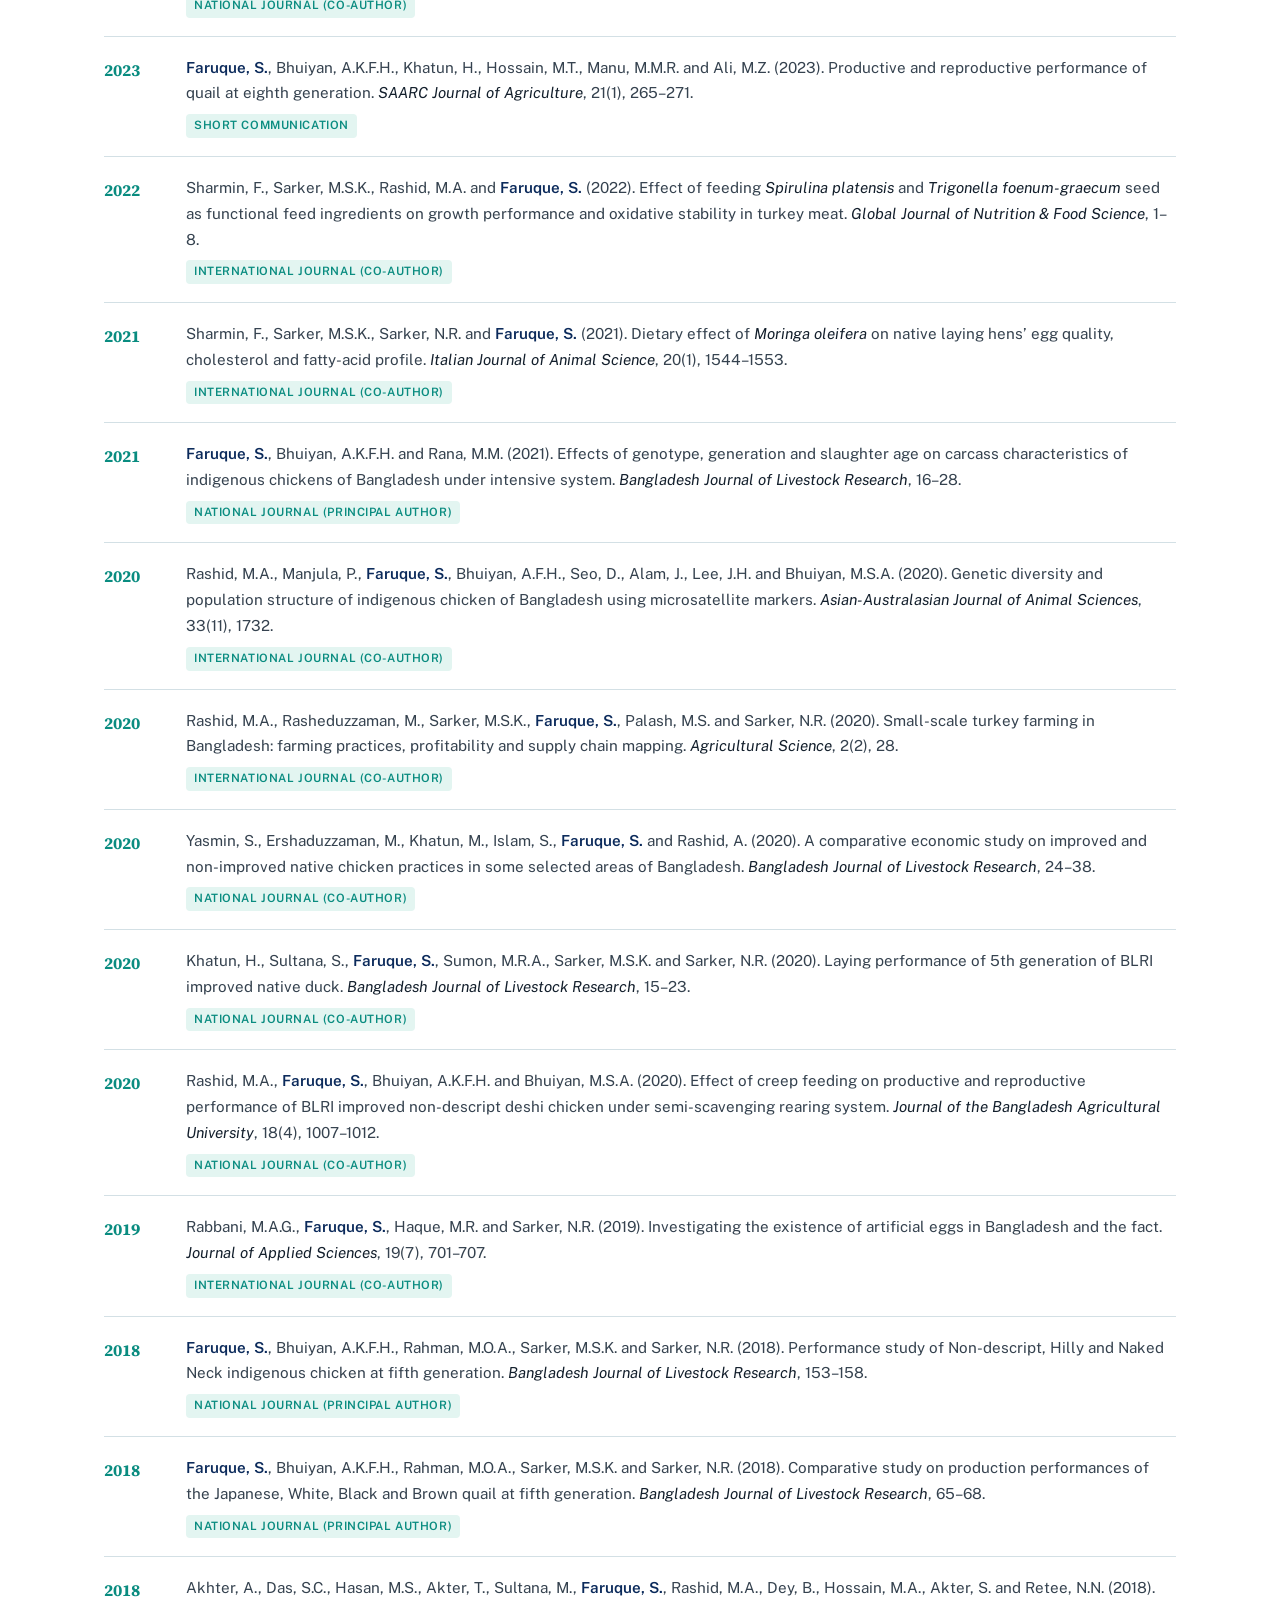
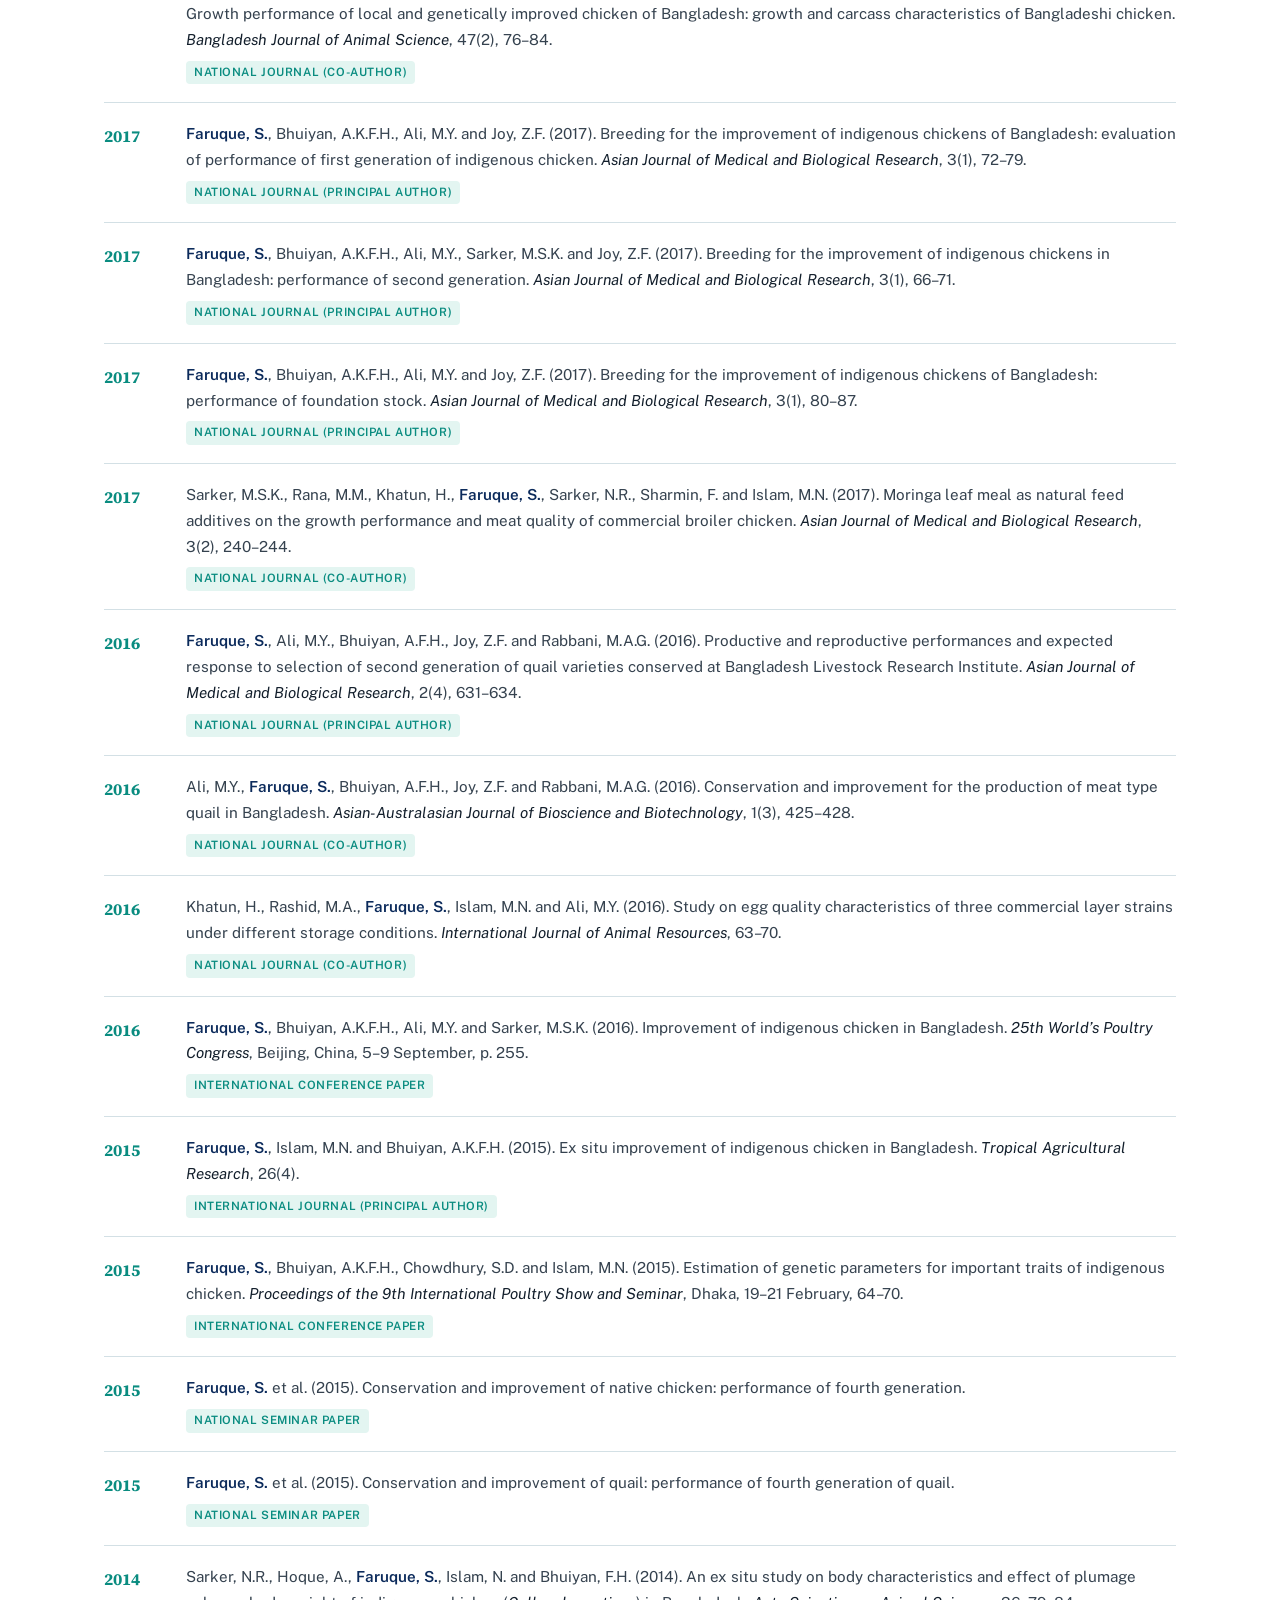
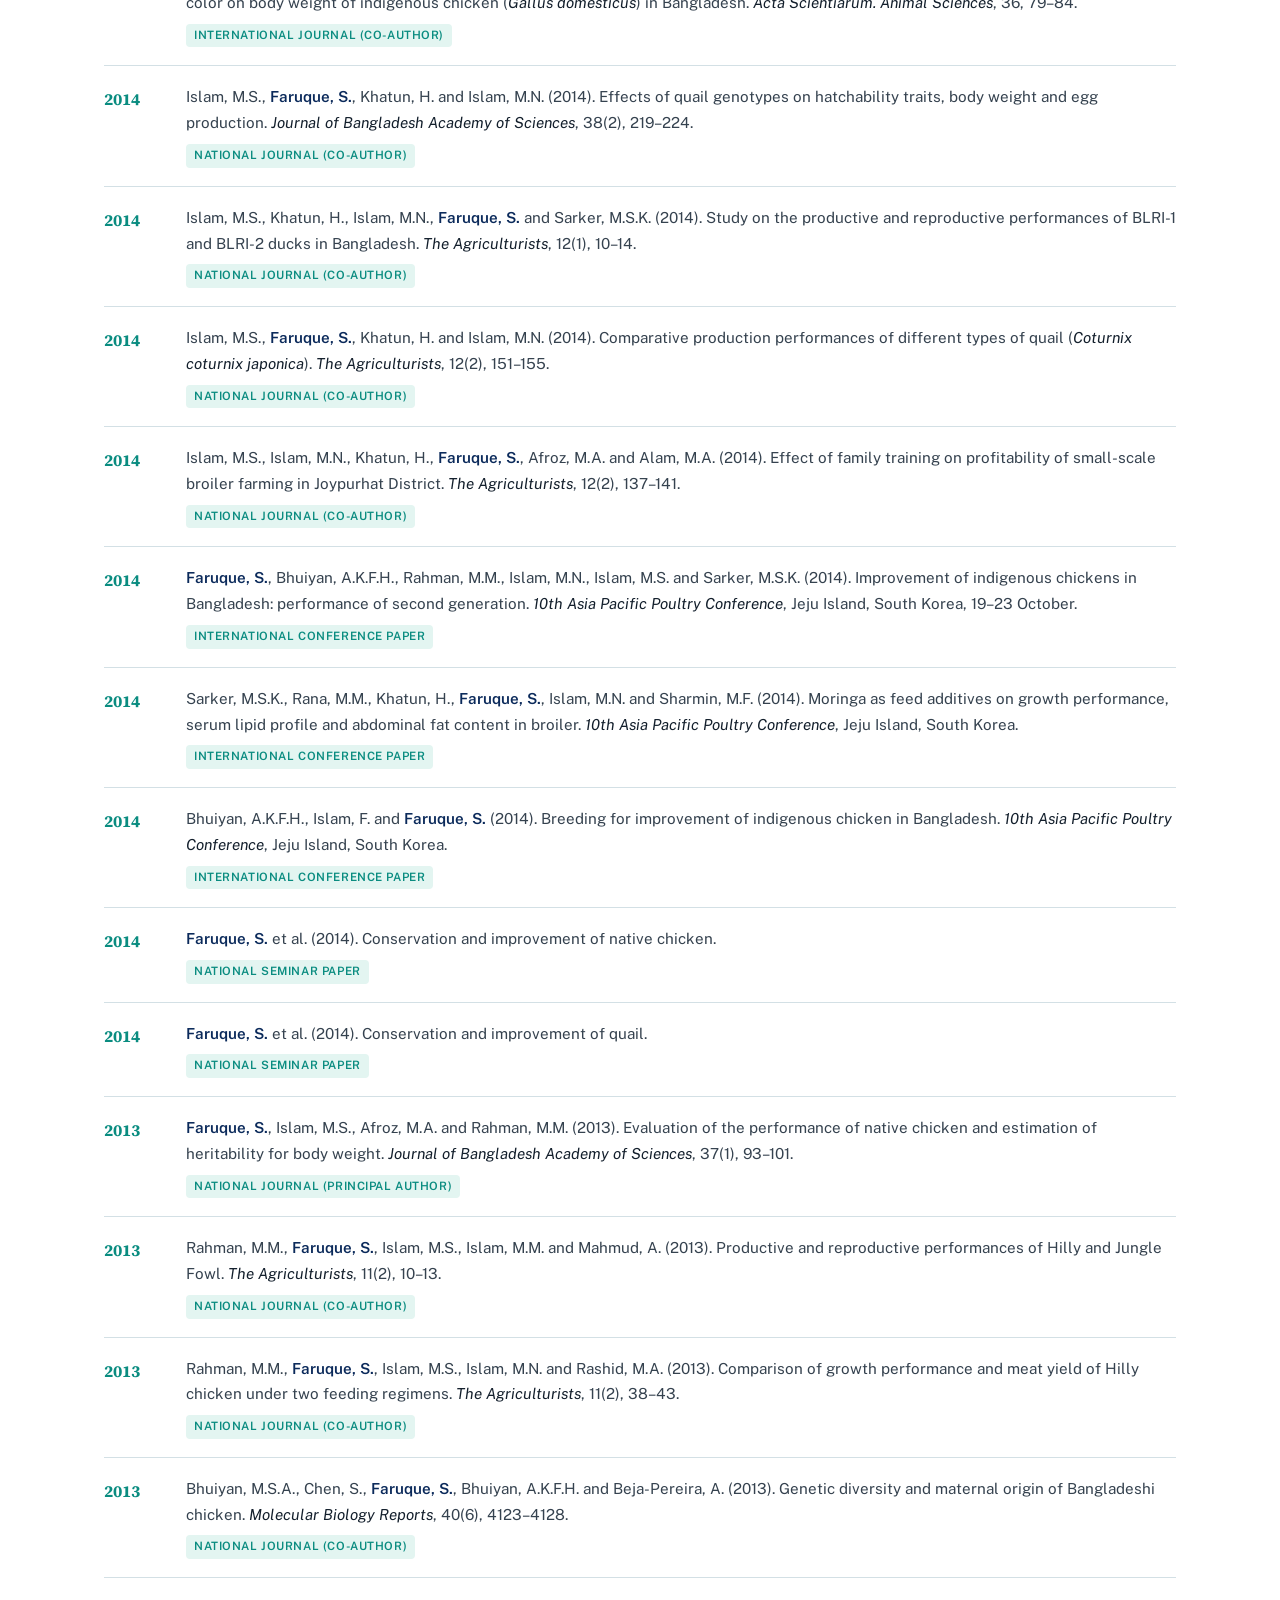
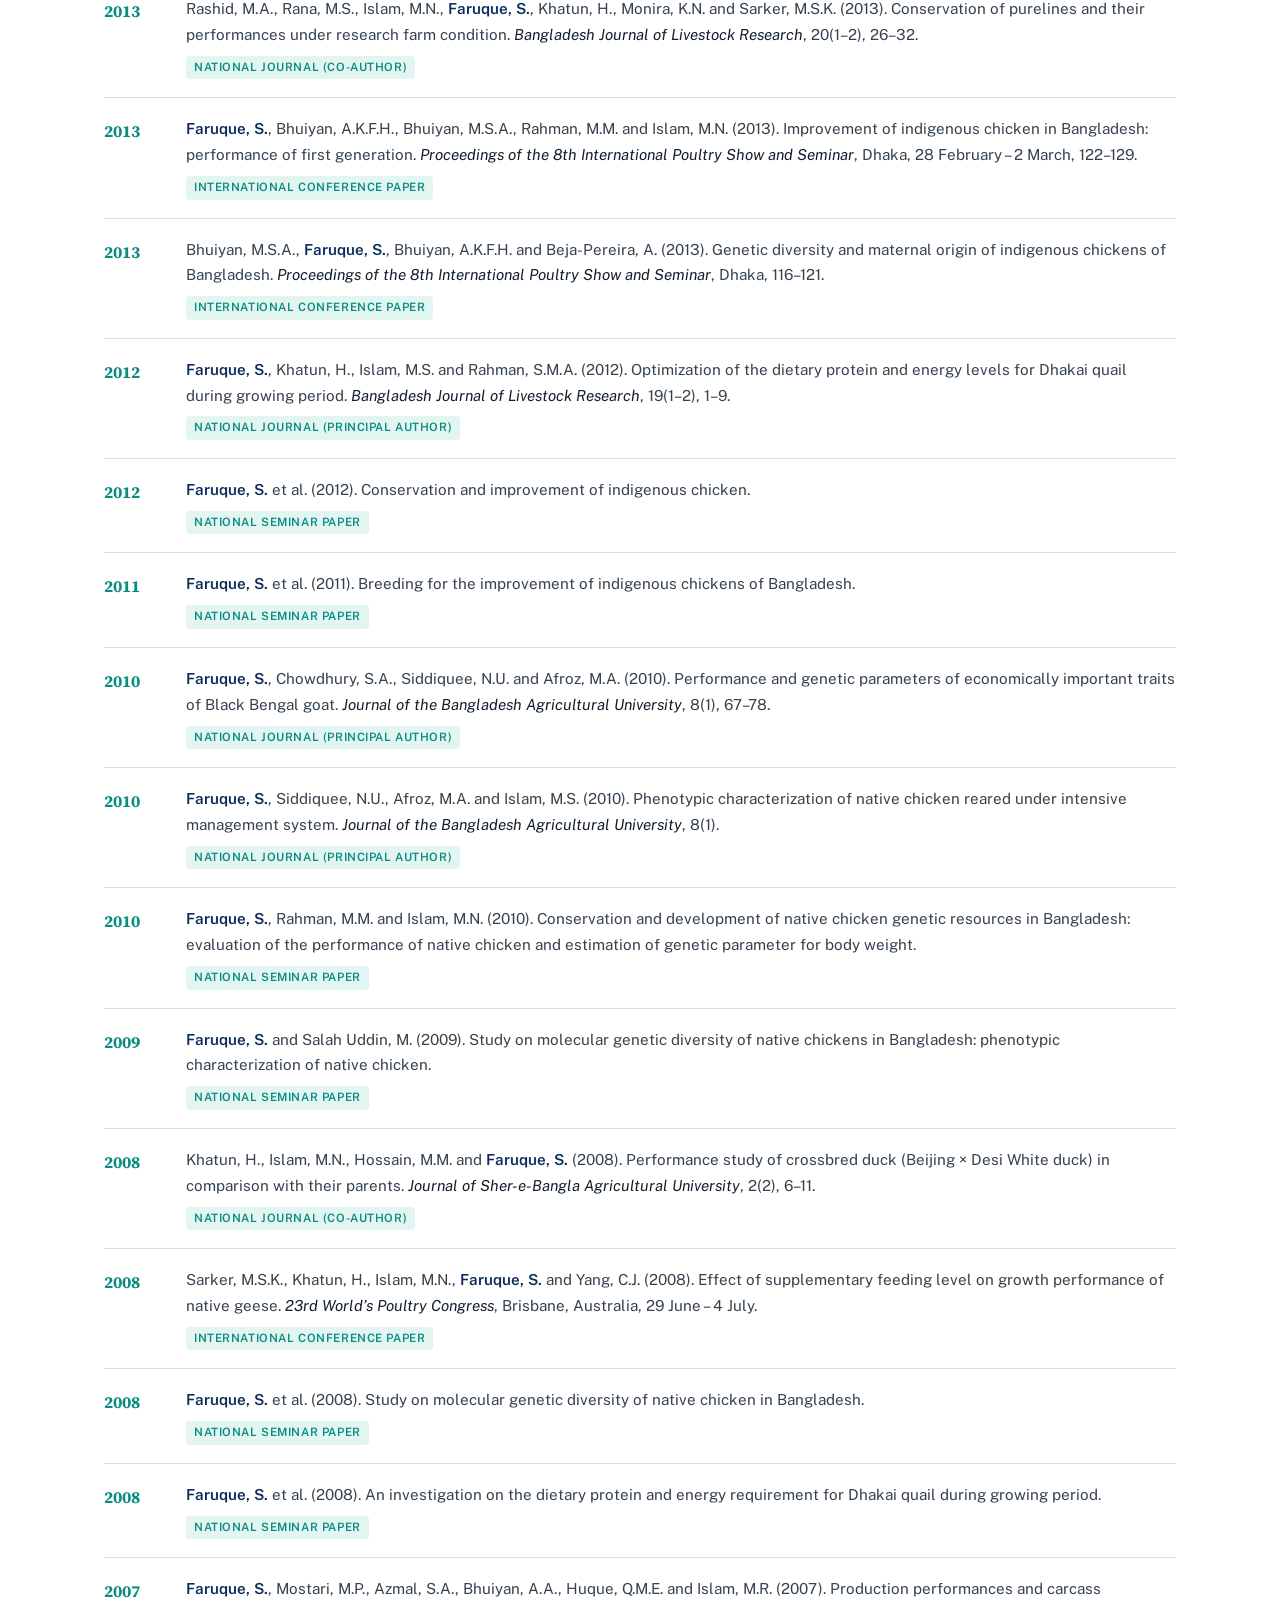
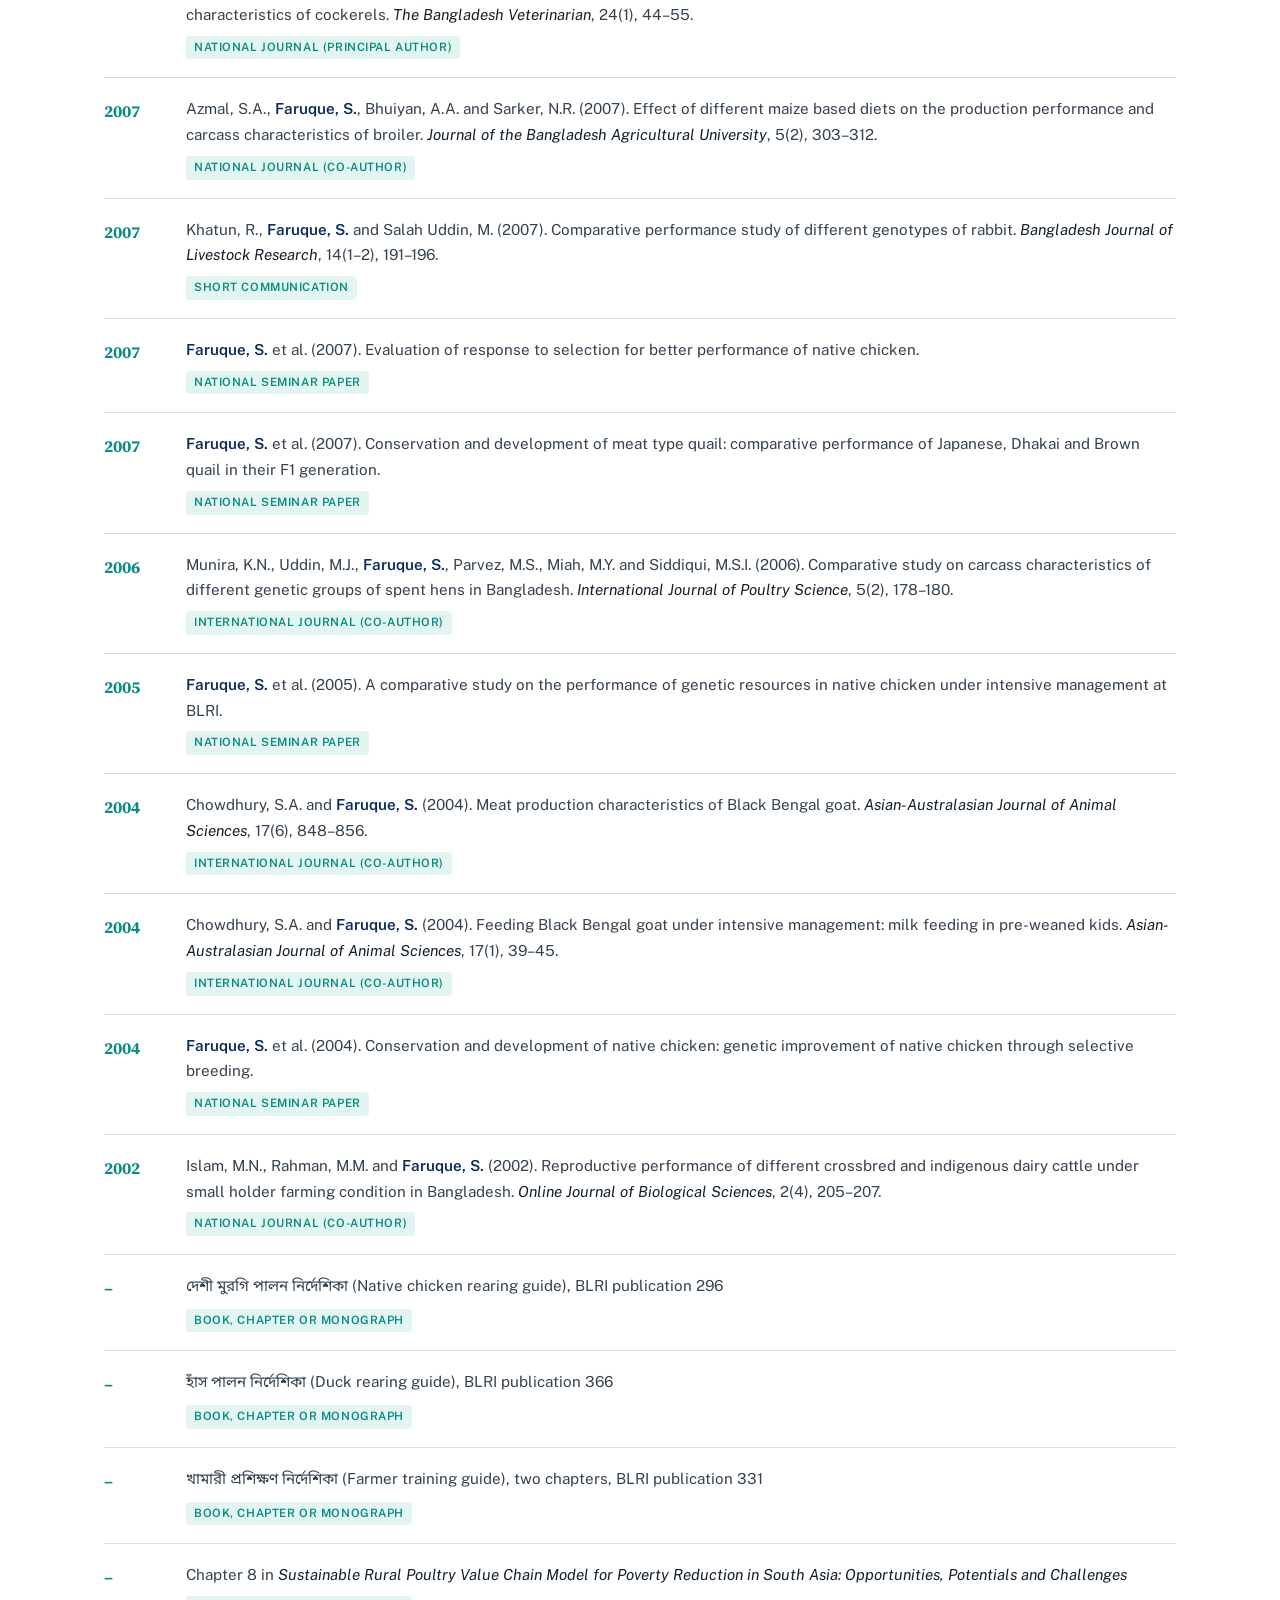
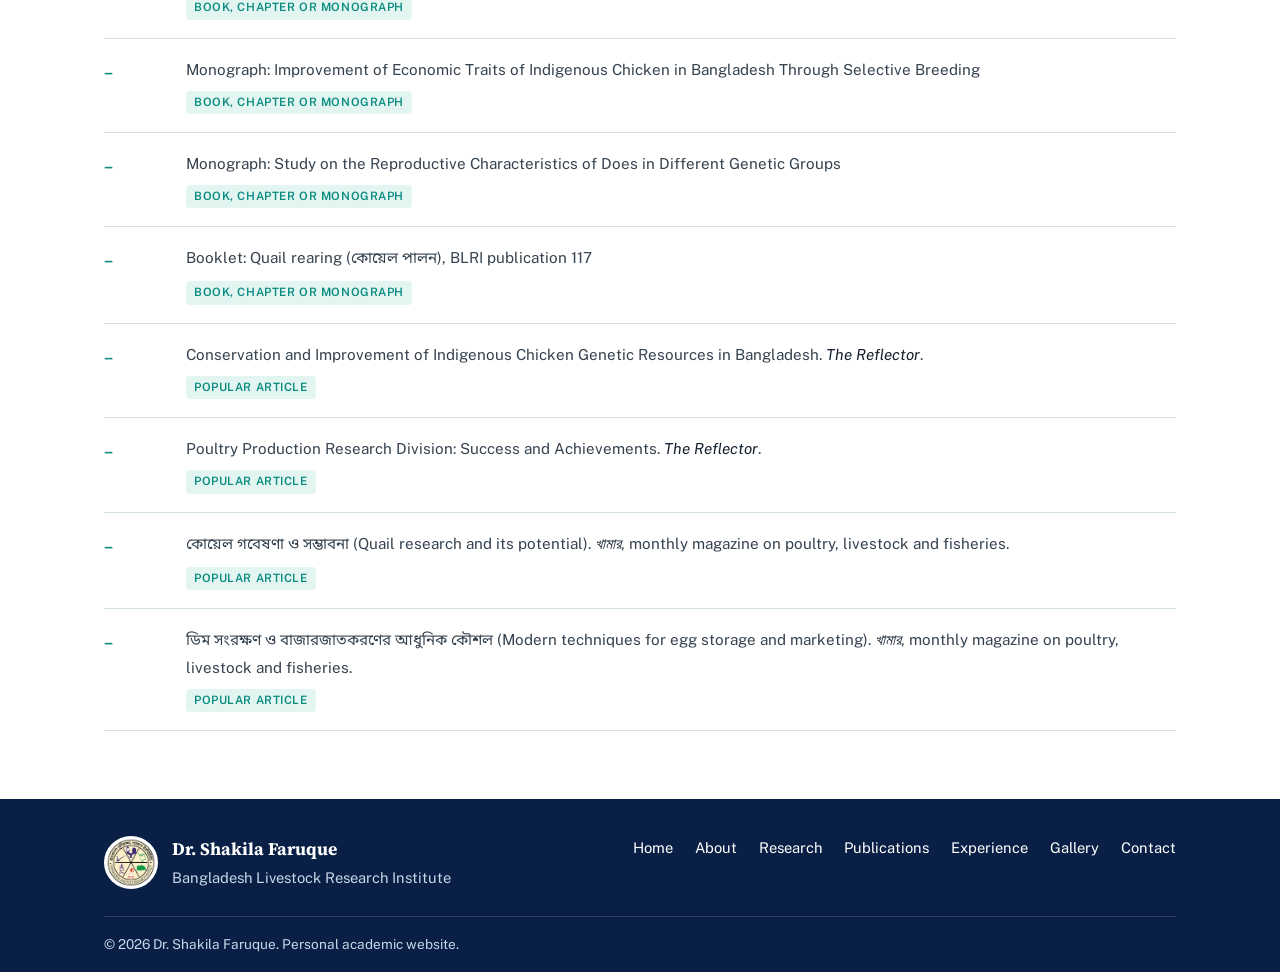
<file: publications.html>
<!doctype html>
<html lang="en">
<head>
  <meta charset="utf-8">
  <meta name="viewport" content="width=device-width, initial-scale=1">
  <title>Publications | Dr. Shakila Faruque</title>
  <meta name="description" content="Publications of Dr. Shakila Faruque: journal papers, conference papers, books and popular articles. Searchable by keyword, type and year.">
  <meta property="og:title" content="Publications | Dr. Shakila Faruque">
  <meta property="og:description" content="Publications of Dr. Shakila Faruque: journal papers, conference papers, books and popular articles. Searchable by keyword, type and year.">
  <meta property="og:image" content="assets/img/portrait.jpg">
  <link rel="icon" href="assets/favicon.svg" type="image/svg+xml">
  <link rel="preconnect" href="https://fonts.googleapis.com">
  <link rel="preconnect" href="https://fonts.gstatic.com" crossorigin>
  <link href="https://fonts.googleapis.com/css2?family=Source+Serif+4:opsz,wght@8..60,400;8..60,600;8..60,700&family=Public+Sans:wght@400;500;600&family=Noto+Sans+Bengali:wght@400;500&display=swap" rel="stylesheet">
  <link rel="stylesheet" href="assets/css/style.css?v=11">
</head>
<body>
  <a class="skip" href="#main">Skip to content</a>
  <header class="site-header">
    <div class="wrap bar">
      <a class="brand" href="index.html"><img class="brand-logo" src="assets/img/blri-logo.jpg" alt="BLRI logo" width="44" height="43"><span>Dr. Shakila Faruque</span></a>
      <button class="menu-btn" aria-label="Open menu" aria-expanded="false" aria-controls="nav">
        <svg viewBox="0 0 24 24" width="22" height="22" aria-hidden="true"><path d="M3 6h18M3 12h18M3 18h18" stroke="currentColor" stroke-width="2" stroke-linecap="round"/></svg>
      </button>
      <nav id="nav" class="nav" aria-label="Main">
        <a href="index.html" >Home</a>
        <a href="about.html" >About</a>
        <a href="research.html" >Research</a>
        <a href="publications.html" aria-current="page">Publications</a>
        <a href="experience.html" >Experience</a>
        <a href="index.html#gallery">Gallery</a>
        <a href="contact.html" >Contact</a>
      </nav>
    </div>
  </header>
  <main id="main">
    <section class="page-head"><div class="wrap"><h1>Publications</h1><p>Journal papers, conference papers, books and popular articles. Search by keyword, or filter by type and year.</p></div></section>
    <section class="sec">
      <div class="wrap">
        <div class="filters" role="search">
          <input id="q" type="search" placeholder="Search title, author or journal" aria-label="Search publications">
          <select id="ftype" aria-label="Filter by type"><option value="">All types</option>
            <option value="intl-first">International journal (principal author)</option>
            <option value="intl-co">International journal (co-author)</option>
            <option value="nat-first">National journal (principal author)</option>
            <option value="nat-co">National journal (co-author)</option>
            <option value="short">Short communication</option>
            <option value="intl-conf">International conference paper</option>
            <option value="nat-sem">National seminar paper</option>
            <option value="book">Book, chapter or monograph</option>
            <option value="popular">Popular article</option>
          </select>
          <select id="fyear" aria-label="Filter by year"><option value="">All years</option></select>
        </div>
        <p class="result-count" id="count" aria-live="polite"></p>
        <div id="pub-list">
          <article class="pub" data-type="intl-first" data-year="2024"><div class="yr">2024</div><div><p class="cite">Faruque, S., Bhuiyan, A.K.F.H., Hossain, M.T., Sarker, M.S.K., Islam, M.H. and Ali, M.Z. (2024). The sixth generation of three native chickens: expected response, mortality, body weight, and productivity. <i>Ukrainian Journal of Veterinary and Agricultural Sciences</i>, 7(2), 3–7.</p><span class="badge">International journal (principal author)</span></div></article>
          <article class="pub" data-type="intl-first" data-year="2023"><div class="yr">2023</div><div><p class="cite">Faruque, S., Bhuiyan, A.K.F.H., Hassan, M.R., Rabbani, M.A.G., Sarker, N.R., Khatun, H., Hossain, M.T., Manu, M.M.R., Islam, M.H. and Ali, M.Z. (2023). Production performances, meat and egg quality, and serum biochemical parameters of three native chicken genotypes: laying at seventh generation. <i>SAARC Journal of Agriculture</i>, 21(2), 207–216.</p><span class="badge">International journal (principal author)</span></div></article>
          <article class="pub" data-type="intl-first" data-year="2023"><div class="yr">2023</div><div><p class="cite">Faruque, S., Bhuiyan, A.F.H., Rashid, M.A., Sarker, M.S.K., Manu, M.M.R., Islam, M.H. and Ali, M.Z. (2023). Evaluation of performances and selection response of three indigenous chicken genotypes at seventh generation. <i>Ukrainian Journal of Veterinary and Agricultural Sciences</i>, 6(3), 43–46.</p><span class="badge">International journal (principal author)</span></div></article>
          <article class="pub" data-type="intl-first" data-year="2015"><div class="yr">2015</div><div><p class="cite">Faruque, S., Islam, M.N. and Bhuiyan, A.K.F.H. (2015). Ex situ improvement of indigenous chicken in Bangladesh. <i>Tropical Agricultural Research</i>, 26(4).</p><span class="badge">International journal (principal author)</span></div></article>
          <article class="pub" data-type="intl-co" data-year="2026"><div class="yr">2026</div><div><p class="cite">Khatun, H., Sultana, S., Faruque, S., Karim, S.M.S., Akond, S.M.R., Rahman, M.M. and Ali, M.Z. (2026). Effects of dietary variations in methionine and lysine levels on the growth performance and carcass characteristics of BLRI-improved hilly chicken. <i>Egyptian Journal of Veterinary Sciences</i>, 57(4), 23–28.</p><span class="badge">International journal (co-author)</span></div></article>
          <article class="pub" data-type="intl-co" data-year="2026"><div class="yr">2026</div><div><p class="cite">Monira, K.N., Sultana, S., Islam, M.R., Faruque, S. and Hasan, M.S. (2026). Conservation and genetic evaluation of exotic chicken germplasms and their crossbreds under intensive rearing in Bangladesh. <i>Turkish Journal of Agriculture – Food Science and Technology</i>, 14(1), 47–55.</p><span class="badge">International journal (co-author)</span></div></article>
          <article class="pub" data-type="intl-co" data-year="2026"><div class="yr">2026</div><div><p class="cite">Pehan, E.A., Sultana, S., Hosen, A., Afsana, A.S., Sultana, N., Faruque, S. and Hassan, M.R. (2026). Effects of cyclic THI on milk yield, composition, somatic cell count, physiological and hemato-biochemical profile in Holstein-Friesian cows of varied genetic proportions. <i>Journal of Animal – Open Space</i>.</p><span class="badge">International journal (co-author)</span></div></article>
          <article class="pub" data-type="intl-co" data-year="2025"><div class="yr">2025</div><div><p class="cite">Hassan, M.R., Hosen, A., Rabbani, A.G., Sultana, S., Faruque, S. and Chanju, Y. (2025). Effect of dietary supplementation with single, double, and multi-strain probiotics on the performance, meat quality, and blood properties of broiler chickens. <i>Egyptian Journal of Veterinary Sciences</i>, 1–10.</p><span class="badge">International journal (co-author)</span></div></article>
          <article class="pub" data-type="intl-co" data-year="2025"><div class="yr">2025</div><div><p class="cite">Hemayet, M.A., Karim, S.M.S., Idrus, Z.B., Ali, M.Z., Sazili, A.Q., Bhuyian, M.S.A., Faruque, S. and Kamalludin, M.H. (2025). Assessment of seminal diluent efficiency using different extenders on sperm viability and fertility of Muscovy drake for Anas–Cairina hybridization. <i>Egyptian Journal of Veterinary Sciences</i>, 56(9), 2293–2304.</p><span class="badge">International journal (co-author)</span></div></article>
          <article class="pub" data-type="intl-co" data-year="2025"><div class="yr">2025</div><div><p class="cite">Lisa, N.N., Sarker, M.S.K., Faruque, S., Rashid, M.A., Sharmin, F., Ety, M.U.S. and Islam, A. (2025). Comparison study on productive performance and meat quality attributes among three varieties of indigenous pigeon (<i>Columba livia</i>) squab. <i>Journal of Animal Science</i>, 103(Suppl. 1), 311–312.</p><span class="badge">International journal (co-author)</span></div></article>
          <article class="pub" data-type="intl-co" data-year="2025"><div class="yr">2025</div><div><p class="cite">Mouly, F.T., Sarker, M.S.K., Bhuiyan, M.S.A., Faruque, S. and Bhuiyan, A.F.H. (2025). Evaluation of performance of reciprocally crossed F1 chicken for developing a new meat type crossbred under intensive management condition. <i>Journal of Animal Science</i>, 103(Suppl. 1), 22–23.</p><span class="badge">International journal (co-author)</span></div></article>
          <article class="pub" data-type="intl-co" data-year="2025"><div class="yr">2025</div><div><p class="cite">Hassan, M.R., Afsana, A.S., Hasan, M.S., Rabbani, M.A.G., Sultana, S., Faruque, S. and Sultana, N. (2025). Effects of antibiotic growth promoter free production on the performance, blood properties, and humoral immune response of broiler chicken. <i>Egyptian Journal of Veterinary Sciences</i>, 1–13.</p><span class="badge">International journal (co-author)</span></div></article>
          <article class="pub" data-type="intl-co" data-year="2025"><div class="yr">2025</div><div><p class="cite">Sarker, M.S.K., Sharmin, F., Rana, M.M., Faruque, S., Khatun, H., Sarker, N.R., Zihan, S.S. and Islam, M.N. (2025). Effect of moringa leaf (<i>Moringa oleifera</i>) meal as natural feed additives on the growth performance and meat quality of broiler chicken: an investigation. <i>Contemporary Research and Perspectives in Biological Science</i>, Vol. 9, 155–163.</p><span class="badge">International journal (co-author)</span></div></article>
          <article class="pub" data-type="intl-co" data-year="2025"><div class="yr">2025</div><div><p class="cite">Sultana, S., Islam, S., Islam, M.A., Khatun, R., Ahmed, S. and Faruque, S. (2025). An assessment of backyard farming concerning native chickens, their production and management system in selected areas of Bangladesh. <i>International Journal of Agricultural Science, Research &amp; Technology in Extension &amp; Education Systems</i>, 15(1).</p><span class="badge">International journal (co-author)</span></div></article>
          <article class="pub" data-type="intl-co" data-year="2024"><div class="yr">2024</div><div><p class="cite">Rabbani, M.A.G., Vallejo-Trujillo, A., Wu, Z., Miedzinska, K., Faruque, S., Watson, K.A. and Smith, J. (2024). Whole genome sequencing of three native chicken varieties (Common Deshi, Hilly and Naked Neck) of Bangladesh. <i>Scientific Data</i>, 11(1), 1432.</p><span class="badge">International journal (co-author)</span></div></article>
          <article class="pub" data-type="intl-co" data-year="2024"><div class="yr">2024</div><div><p class="cite">Ali, M.Y., Faruque, S., Ahmadi, S. and Ohkubo, T. (2024). Genetic analysis of HSP70 and HSF3 polymorphisms and their associations with the egg production traits of Bangladeshi hilly chickens. <i>Animals</i>, 14(24), 3552.</p><span class="badge">International journal (co-author)</span></div></article>
          <article class="pub" data-type="intl-co" data-year="2024"><div class="yr">2024</div><div><p class="cite">Islam, M.S., Faruque, S., Huda, M.E., Sumon, M.R.A. and Ali, M.Z. (2024). Seasonal variation of semen quality among the three genotypes of native chicken. <i>Ukrainian Journal of Veterinary and Agricultural Sciences</i>, 7(1), 35–40.</p><span class="badge">International journal (co-author)</span></div></article>
          <article class="pub" data-type="intl-co" data-year="2023"><div class="yr">2023</div><div><p class="cite">Hassan, M.R., Rabbani, M.A.G., Sultana, S., Faruque, S., Afsana, A.S. and Sultana, N. (2023). Comparison of production characteristics of BLRI-developed layer strain-2 (Shorna) with commercial ISA Brown. <i>Meat Research</i>, 3(4).</p><span class="badge">International journal (co-author)</span></div></article>
          <article class="pub" data-type="intl-co" data-year="2022"><div class="yr">2022</div><div><p class="cite">Sharmin, F., Sarker, M.S.K., Rashid, M.A. and Faruque, S. (2022). Effect of feeding <i>Spirulina platensis</i> and <i>Trigonella foenum-graecum</i> seed as functional feed ingredients on growth performance and oxidative stability in turkey meat. <i>Global Journal of Nutrition &amp; Food Science</i>, 1–8.</p><span class="badge">International journal (co-author)</span></div></article>
          <article class="pub" data-type="intl-co" data-year="2021"><div class="yr">2021</div><div><p class="cite">Sharmin, F., Sarker, M.S.K., Sarker, N.R. and Faruque, S. (2021). Dietary effect of <i>Moringa oleifera</i> on native laying hens’ egg quality, cholesterol and fatty-acid profile. <i>Italian Journal of Animal Science</i>, 20(1), 1544–1553.</p><span class="badge">International journal (co-author)</span></div></article>
          <article class="pub" data-type="intl-co" data-year="2020"><div class="yr">2020</div><div><p class="cite">Rashid, M.A., Manjula, P., Faruque, S., Bhuiyan, A.F.H., Seo, D., Alam, J., Lee, J.H. and Bhuiyan, M.S.A. (2020). Genetic diversity and population structure of indigenous chicken of Bangladesh using microsatellite markers. <i>Asian-Australasian Journal of Animal Sciences</i>, 33(11), 1732.</p><span class="badge">International journal (co-author)</span></div></article>
          <article class="pub" data-type="intl-co" data-year="2020"><div class="yr">2020</div><div><p class="cite">Rashid, M.A., Rasheduzzaman, M., Sarker, M.S.K., Faruque, S., Palash, M.S. and Sarker, N.R. (2020). Small-scale turkey farming in Bangladesh: farming practices, profitability and supply chain mapping. <i>Agricultural Science</i>, 2(2), 28.</p><span class="badge">International journal (co-author)</span></div></article>
          <article class="pub" data-type="intl-co" data-year="2019"><div class="yr">2019</div><div><p class="cite">Rabbani, M.A.G., Faruque, S., Haque, M.R. and Sarker, N.R. (2019). Investigating the existence of artificial eggs in Bangladesh and the fact. <i>Journal of Applied Sciences</i>, 19(7), 701–707.</p><span class="badge">International journal (co-author)</span></div></article>
          <article class="pub" data-type="intl-co" data-year="2014"><div class="yr">2014</div><div><p class="cite">Sarker, N.R., Hoque, A., Faruque, S., Islam, N. and Bhuiyan, F.H. (2014). An ex situ study on body characteristics and effect of plumage color on body weight of indigenous chicken (<i>Gallus domesticus</i>) in Bangladesh. <i>Acta Scientiarum. Animal Sciences</i>, 36, 79–84.</p><span class="badge">International journal (co-author)</span></div></article>
          <article class="pub" data-type="intl-co" data-year="2006"><div class="yr">2006</div><div><p class="cite">Munira, K.N., Uddin, M.J., Faruque, S., Parvez, M.S., Miah, M.Y. and Siddiqui, M.S.I. (2006). Comparative study on carcass characteristics of different genetic groups of spent hens in Bangladesh. <i>International Journal of Poultry Science</i>, 5(2), 178–180.</p><span class="badge">International journal (co-author)</span></div></article>
          <article class="pub" data-type="intl-co" data-year="2004"><div class="yr">2004</div><div><p class="cite">Chowdhury, S.A. and Faruque, S. (2004). Meat production characteristics of Black Bengal goat. <i>Asian-Australasian Journal of Animal Sciences</i>, 17(6), 848–856.</p><span class="badge">International journal (co-author)</span></div></article>
          <article class="pub" data-type="intl-co" data-year="2004"><div class="yr">2004</div><div><p class="cite">Chowdhury, S.A. and Faruque, S. (2004). Feeding Black Bengal goat under intensive management: milk feeding in pre-weaned kids. <i>Asian-Australasian Journal of Animal Sciences</i>, 17(1), 39–45.</p><span class="badge">International journal (co-author)</span></div></article>
          <article class="pub" data-type="nat-first" data-year="2021"><div class="yr">2021</div><div><p class="cite">Faruque, S., Bhuiyan, A.K.F.H. and Rana, M.M. (2021). Effects of genotype, generation and slaughter age on carcass characteristics of indigenous chickens of Bangladesh under intensive system. <i>Bangladesh Journal of Livestock Research</i>, 16–28.</p><span class="badge">National journal (principal author)</span></div></article>
          <article class="pub" data-type="nat-first" data-year="2018"><div class="yr">2018</div><div><p class="cite">Faruque, S., Bhuiyan, A.K.F.H., Rahman, M.O.A., Sarker, M.S.K. and Sarker, N.R. (2018). Performance study of Non-descript, Hilly and Naked Neck indigenous chicken at fifth generation. <i>Bangladesh Journal of Livestock Research</i>, 153–158.</p><span class="badge">National journal (principal author)</span></div></article>
          <article class="pub" data-type="nat-first" data-year="2018"><div class="yr">2018</div><div><p class="cite">Faruque, S., Bhuiyan, A.K.F.H., Rahman, M.O.A., Sarker, M.S.K. and Sarker, N.R. (2018). Comparative study on production performances of the Japanese, White, Black and Brown quail at fifth generation. <i>Bangladesh Journal of Livestock Research</i>, 65–68.</p><span class="badge">National journal (principal author)</span></div></article>
          <article class="pub" data-type="nat-first" data-year="2017"><div class="yr">2017</div><div><p class="cite">Faruque, S., Bhuiyan, A.K.F.H., Ali, M.Y. and Joy, Z.F. (2017). Breeding for the improvement of indigenous chickens of Bangladesh: evaluation of performance of first generation of indigenous chicken. <i>Asian Journal of Medical and Biological Research</i>, 3(1), 72–79.</p><span class="badge">National journal (principal author)</span></div></article>
          <article class="pub" data-type="nat-first" data-year="2017"><div class="yr">2017</div><div><p class="cite">Faruque, S., Bhuiyan, A.K.F.H., Ali, M.Y., Sarker, M.S.K. and Joy, Z.F. (2017). Breeding for the improvement of indigenous chickens in Bangladesh: performance of second generation. <i>Asian Journal of Medical and Biological Research</i>, 3(1), 66–71.</p><span class="badge">National journal (principal author)</span></div></article>
          <article class="pub" data-type="nat-first" data-year="2017"><div class="yr">2017</div><div><p class="cite">Faruque, S., Bhuiyan, A.K.F.H., Ali, M.Y. and Joy, Z.F. (2017). Breeding for the improvement of indigenous chickens of Bangladesh: performance of foundation stock. <i>Asian Journal of Medical and Biological Research</i>, 3(1), 80–87.</p><span class="badge">National journal (principal author)</span></div></article>
          <article class="pub" data-type="nat-first" data-year="2016"><div class="yr">2016</div><div><p class="cite">Faruque, S., Ali, M.Y., Bhuiyan, A.F.H., Joy, Z.F. and Rabbani, M.A.G. (2016). Productive and reproductive performances and expected response to selection of second generation of quail varieties conserved at Bangladesh Livestock Research Institute. <i>Asian Journal of Medical and Biological Research</i>, 2(4), 631–634.</p><span class="badge">National journal (principal author)</span></div></article>
          <article class="pub" data-type="nat-first" data-year="2013"><div class="yr">2013</div><div><p class="cite">Faruque, S., Islam, M.S., Afroz, M.A. and Rahman, M.M. (2013). Evaluation of the performance of native chicken and estimation of heritability for body weight. <i>Journal of Bangladesh Academy of Sciences</i>, 37(1), 93–101.</p><span class="badge">National journal (principal author)</span></div></article>
          <article class="pub" data-type="nat-first" data-year="2012"><div class="yr">2012</div><div><p class="cite">Faruque, S., Khatun, H., Islam, M.S. and Rahman, S.M.A. (2012). Optimization of the dietary protein and energy levels for Dhakai quail during growing period. <i>Bangladesh Journal of Livestock Research</i>, 19(1–2), 1–9.</p><span class="badge">National journal (principal author)</span></div></article>
          <article class="pub" data-type="nat-first" data-year="2010"><div class="yr">2010</div><div><p class="cite">Faruque, S., Chowdhury, S.A., Siddiquee, N.U. and Afroz, M.A. (2010). Performance and genetic parameters of economically important traits of Black Bengal goat. <i>Journal of the Bangladesh Agricultural University</i>, 8(1), 67–78.</p><span class="badge">National journal (principal author)</span></div></article>
          <article class="pub" data-type="nat-first" data-year="2010"><div class="yr">2010</div><div><p class="cite">Faruque, S., Siddiquee, N.U., Afroz, M.A. and Islam, M.S. (2010). Phenotypic characterization of native chicken reared under intensive management system. <i>Journal of the Bangladesh Agricultural University</i>, 8(1).</p><span class="badge">National journal (principal author)</span></div></article>
          <article class="pub" data-type="nat-first" data-year="2007"><div class="yr">2007</div><div><p class="cite">Faruque, S., Mostari, M.P., Azmal, S.A., Bhuiyan, A.A., Huque, Q.M.E. and Islam, M.R. (2007). Production performances and carcass characteristics of cockerels. <i>The Bangladesh Veterinarian</i>, 24(1), 44–55.</p><span class="badge">National journal (principal author)</span></div></article>
          <article class="pub" data-type="nat-co" data-year="2023"><div class="yr">2023</div><div><p class="cite">Khatun, H., Sultana, S., Faruque, S., Sarker, M.S.K., Manu, M.M.R. and Ali, M.Z. (2023). Growth performance, egg quality and selection intensity of 6th generation of BLRI improved native duck genotypes. <i>SAARC Journal of Agriculture</i>, 21(1), 253–263.</p><span class="badge">National journal (co-author)</span></div></article>
          <article class="pub" data-type="nat-co" data-year="2020"><div class="yr">2020</div><div><p class="cite">Yasmin, S., Ershaduzzaman, M., Khatun, M., Islam, S., Faruque, S. and Rashid, A. (2020). A comparative economic study on improved and non-improved native chicken practices in some selected areas of Bangladesh. <i>Bangladesh Journal of Livestock Research</i>, 24–38.</p><span class="badge">National journal (co-author)</span></div></article>
          <article class="pub" data-type="nat-co" data-year="2020"><div class="yr">2020</div><div><p class="cite">Khatun, H., Sultana, S., Faruque, S., Sumon, M.R.A., Sarker, M.S.K. and Sarker, N.R. (2020). Laying performance of 5th generation of BLRI improved native duck. <i>Bangladesh Journal of Livestock Research</i>, 15–23.</p><span class="badge">National journal (co-author)</span></div></article>
          <article class="pub" data-type="nat-co" data-year="2020"><div class="yr">2020</div><div><p class="cite">Rashid, M.A., Faruque, S., Bhuiyan, A.K.F.H. and Bhuiyan, M.S.A. (2020). Effect of creep feeding on productive and reproductive performance of BLRI improved non-descript deshi chicken under semi-scavenging rearing system. <i>Journal of the Bangladesh Agricultural University</i>, 18(4), 1007–1012.</p><span class="badge">National journal (co-author)</span></div></article>
          <article class="pub" data-type="nat-co" data-year="2018"><div class="yr">2018</div><div><p class="cite">Akhter, A., Das, S.C., Hasan, M.S., Akter, T., Sultana, M., Faruque, S., Rashid, M.A., Dey, B., Hossain, M.A., Akter, S. and Retee, N.N. (2018). Growth performance of local and genetically improved chicken of Bangladesh: growth and carcass characteristics of Bangladeshi chicken. <i>Bangladesh Journal of Animal Science</i>, 47(2), 76–84.</p><span class="badge">National journal (co-author)</span></div></article>
          <article class="pub" data-type="nat-co" data-year="2017"><div class="yr">2017</div><div><p class="cite">Sarker, M.S.K., Rana, M.M., Khatun, H., Faruque, S., Sarker, N.R., Sharmin, F. and Islam, M.N. (2017). Moringa leaf meal as natural feed additives on the growth performance and meat quality of commercial broiler chicken. <i>Asian Journal of Medical and Biological Research</i>, 3(2), 240–244.</p><span class="badge">National journal (co-author)</span></div></article>
          <article class="pub" data-type="nat-co" data-year="2016"><div class="yr">2016</div><div><p class="cite">Ali, M.Y., Faruque, S., Bhuiyan, A.F.H., Joy, Z.F. and Rabbani, M.A.G. (2016). Conservation and improvement for the production of meat type quail in Bangladesh. <i>Asian-Australasian Journal of Bioscience and Biotechnology</i>, 1(3), 425–428.</p><span class="badge">National journal (co-author)</span></div></article>
          <article class="pub" data-type="nat-co" data-year="2016"><div class="yr">2016</div><div><p class="cite">Khatun, H., Rashid, M.A., Faruque, S., Islam, M.N. and Ali, M.Y. (2016). Study on egg quality characteristics of three commercial layer strains under different storage conditions. <i>International Journal of Animal Resources</i>, 63–70.</p><span class="badge">National journal (co-author)</span></div></article>
          <article class="pub" data-type="nat-co" data-year="2014"><div class="yr">2014</div><div><p class="cite">Islam, M.S., Faruque, S., Khatun, H. and Islam, M.N. (2014). Effects of quail genotypes on hatchability traits, body weight and egg production. <i>Journal of Bangladesh Academy of Sciences</i>, 38(2), 219–224.</p><span class="badge">National journal (co-author)</span></div></article>
          <article class="pub" data-type="nat-co" data-year="2014"><div class="yr">2014</div><div><p class="cite">Islam, M.S., Khatun, H., Islam, M.N., Faruque, S. and Sarker, M.S.K. (2014). Study on the productive and reproductive performances of BLRI-1 and BLRI-2 ducks in Bangladesh. <i>The Agriculturists</i>, 12(1), 10–14.</p><span class="badge">National journal (co-author)</span></div></article>
          <article class="pub" data-type="nat-co" data-year="2014"><div class="yr">2014</div><div><p class="cite">Islam, M.S., Faruque, S., Khatun, H. and Islam, M.N. (2014). Comparative production performances of different types of quail (<i>Coturnix coturnix japonica</i>). <i>The Agriculturists</i>, 12(2), 151–155.</p><span class="badge">National journal (co-author)</span></div></article>
          <article class="pub" data-type="nat-co" data-year="2014"><div class="yr">2014</div><div><p class="cite">Islam, M.S., Islam, M.N., Khatun, H., Faruque, S., Afroz, M.A. and Alam, M.A. (2014). Effect of family training on profitability of small-scale broiler farming in Joypurhat District. <i>The Agriculturists</i>, 12(2), 137–141.</p><span class="badge">National journal (co-author)</span></div></article>
          <article class="pub" data-type="nat-co" data-year="2013"><div class="yr">2013</div><div><p class="cite">Rahman, M.M., Faruque, S., Islam, M.S., Islam, M.M. and Mahmud, A. (2013). Productive and reproductive performances of Hilly and Jungle Fowl. <i>The Agriculturists</i>, 11(2), 10–13.</p><span class="badge">National journal (co-author)</span></div></article>
          <article class="pub" data-type="nat-co" data-year="2013"><div class="yr">2013</div><div><p class="cite">Rahman, M.M., Faruque, S., Islam, M.S., Islam, M.N. and Rashid, M.A. (2013). Comparison of growth performance and meat yield of Hilly chicken under two feeding regimens. <i>The Agriculturists</i>, 11(2), 38–43.</p><span class="badge">National journal (co-author)</span></div></article>
          <article class="pub" data-type="nat-co" data-year="2013"><div class="yr">2013</div><div><p class="cite">Bhuiyan, M.S.A., Chen, S., Faruque, S., Bhuiyan, A.K.F.H. and Beja-Pereira, A. (2013). Genetic diversity and maternal origin of Bangladeshi chicken. <i>Molecular Biology Reports</i>, 40(6), 4123–4128.</p><span class="badge">National journal (co-author)</span></div></article>
          <article class="pub" data-type="nat-co" data-year="2013"><div class="yr">2013</div><div><p class="cite">Rashid, M.A., Rana, M.S., Islam, M.N., Faruque, S., Khatun, H., Monira, K.N. and Sarker, M.S.K. (2013). Conservation of purelines and their performances under research farm condition. <i>Bangladesh Journal of Livestock Research</i>, 20(1–2), 26–32.</p><span class="badge">National journal (co-author)</span></div></article>
          <article class="pub" data-type="nat-co" data-year="2008"><div class="yr">2008</div><div><p class="cite">Khatun, H., Islam, M.N., Hossain, M.M. and Faruque, S. (2008). Performance study of crossbred duck (Beijing × Desi White duck) in comparison with their parents. <i>Journal of Sher-e-Bangla Agricultural University</i>, 2(2), 6–11.</p><span class="badge">National journal (co-author)</span></div></article>
          <article class="pub" data-type="nat-co" data-year="2007"><div class="yr">2007</div><div><p class="cite">Azmal, S.A., Faruque, S., Bhuiyan, A.A. and Sarker, N.R. (2007). Effect of different maize based diets on the production performance and carcass characteristics of broiler. <i>Journal of the Bangladesh Agricultural University</i>, 5(2), 303–312.</p><span class="badge">National journal (co-author)</span></div></article>
          <article class="pub" data-type="nat-co" data-year="2002"><div class="yr">2002</div><div><p class="cite">Islam, M.N., Rahman, M.M. and Faruque, S. (2002). Reproductive performance of different crossbred and indigenous dairy cattle under small holder farming condition in Bangladesh. <i>Online Journal of Biological Sciences</i>, 2(4), 205–207.</p><span class="badge">National journal (co-author)</span></div></article>
          <article class="pub" data-type="short" data-year="2023"><div class="yr">2023</div><div><p class="cite">Faruque, S., Bhuiyan, A.K.F.H., Khatun, H., Hossain, M.T., Manu, M.M.R. and Ali, M.Z. (2023). Productive and reproductive performance of quail at eighth generation. <i>SAARC Journal of Agriculture</i>, 21(1), 265–271.</p><span class="badge">Short communication</span></div></article>
          <article class="pub" data-type="short" data-year="2007"><div class="yr">2007</div><div><p class="cite">Khatun, R., Faruque, S. and Salah Uddin, M. (2007). Comparative performance study of different genotypes of rabbit. <i>Bangladesh Journal of Livestock Research</i>, 14(1–2), 191–196.</p><span class="badge">Short communication</span></div></article>
          <article class="pub" data-type="book" data-year=""><div class="yr">&ndash;</div><div><p class="cite"><span lang="bn" class="bn-inline">দেশী মুরগি পালন নির্দেশিকা</span> (Native chicken rearing guide), BLRI publication 296</p><span class="badge">Book, chapter or monograph</span></div></article>
          <article class="pub" data-type="book" data-year=""><div class="yr">&ndash;</div><div><p class="cite"><span lang="bn" class="bn-inline">হাঁস পালন নির্দেশিকা</span> (Duck rearing guide), BLRI publication 366</p><span class="badge">Book, chapter or monograph</span></div></article>
          <article class="pub" data-type="book" data-year=""><div class="yr">&ndash;</div><div><p class="cite"><span lang="bn" class="bn-inline">খামারী প্রশিক্ষণ নির্দেশিকা</span> (Farmer training guide), two chapters, BLRI publication 331</p><span class="badge">Book, chapter or monograph</span></div></article>
          <article class="pub" data-type="book" data-year=""><div class="yr">&ndash;</div><div><p class="cite">Chapter 8 in <i>Sustainable Rural Poultry Value Chain Model for Poverty Reduction in South Asia: Opportunities, Potentials and Challenges</i></p><span class="badge">Book, chapter or monograph</span></div></article>
          <article class="pub" data-type="book" data-year=""><div class="yr">&ndash;</div><div><p class="cite">Monograph: Improvement of Economic Traits of Indigenous Chicken in Bangladesh Through Selective Breeding</p><span class="badge">Book, chapter or monograph</span></div></article>
          <article class="pub" data-type="book" data-year=""><div class="yr">&ndash;</div><div><p class="cite">Monograph: Study on the Reproductive Characteristics of Does in Different Genetic Groups</p><span class="badge">Book, chapter or monograph</span></div></article>
          <article class="pub" data-type="book" data-year=""><div class="yr">&ndash;</div><div><p class="cite">Booklet: Quail rearing (<span lang="bn" class="bn-inline">কোয়েল পালন</span>), BLRI publication 117</p><span class="badge">Book, chapter or monograph</span></div></article>
          <article class="pub" data-type="intl-conf" data-year="2026"><div class="yr">2026</div><div><p class="cite">Faruque, S., Ali, M.Y., Bhuiyan, A.K.F.H. and Hossain, M.T. (2026). Assessing the genetic improvement of tropically adapted indigenous chicken genotypes of Bangladesh. <i>World’s Poultry Congress</i>, Toronto, Canada, 13–17 July.</p><span class="badge">International conference paper</span></div></article>
          <article class="pub" data-type="intl-conf" data-year="2026"><div class="yr">2026</div><div><p class="cite">Faruque, S., Bhuiyan, A.K.F.H., Ali, M.Y., Hossain, M.T., Manu, M.M.R. and Heera, R.S. (2026). [Meat] type quail through pure breeding within quail genotypes of Bangladesh. <i>World’s Poultry Congress</i>, Toronto, Canada, 13–17 July.</p><span class="badge">International conference paper</span></div></article>
          <article class="pub" data-type="intl-conf" data-year="2016"><div class="yr">2016</div><div><p class="cite">Faruque, S., Bhuiyan, A.K.F.H., Ali, M.Y. and Sarker, M.S.K. (2016). Improvement of indigenous chicken in Bangladesh. <i>25th World’s Poultry Congress</i>, Beijing, China, 5–9 September, p. 255.</p><span class="badge">International conference paper</span></div></article>
          <article class="pub" data-type="intl-conf" data-year="2015"><div class="yr">2015</div><div><p class="cite">Faruque, S., Bhuiyan, A.K.F.H., Chowdhury, S.D. and Islam, M.N. (2015). Estimation of genetic parameters for important traits of indigenous chicken. <i>Proceedings of the 9th International Poultry Show and Seminar</i>, Dhaka, 19–21 February, 64–70.</p><span class="badge">International conference paper</span></div></article>
          <article class="pub" data-type="intl-conf" data-year="2014"><div class="yr">2014</div><div><p class="cite">Faruque, S., Bhuiyan, A.K.F.H., Rahman, M.M., Islam, M.N., Islam, M.S. and Sarker, M.S.K. (2014). Improvement of indigenous chickens in Bangladesh: performance of second generation. <i>10th Asia Pacific Poultry Conference</i>, Jeju Island, South Korea, 19–23 October.</p><span class="badge">International conference paper</span></div></article>
          <article class="pub" data-type="intl-conf" data-year="2013"><div class="yr">2013</div><div><p class="cite">Faruque, S., Bhuiyan, A.K.F.H., Bhuiyan, M.S.A., Rahman, M.M. and Islam, M.N. (2013). Improvement of indigenous chicken in Bangladesh: performance of first generation. <i>Proceedings of the 8th International Poultry Show and Seminar</i>, Dhaka, 28 February – 2 March, 122–129.</p><span class="badge">International conference paper</span></div></article>
          <article class="pub" data-type="intl-conf" data-year="2025"><div class="yr">2025</div><div><p class="cite">Ali, M.Y., Islam, M.R. and Faruque, S. (2025). Assessment of feeding management and productive performance of turkeys at farmer’s level in Bangladesh.</p><span class="badge">International conference paper</span></div></article>
          <article class="pub" data-type="intl-conf" data-year="2014"><div class="yr">2014</div><div><p class="cite">Sarker, M.S.K., Rana, M.M., Khatun, H., Faruque, S., Islam, M.N. and Sharmin, M.F. (2014). Moringa as feed additives on growth performance, serum lipid profile and abdominal fat content in broiler. <i>10th Asia Pacific Poultry Conference</i>, Jeju Island, South Korea.</p><span class="badge">International conference paper</span></div></article>
          <article class="pub" data-type="intl-conf" data-year="2014"><div class="yr">2014</div><div><p class="cite">Bhuiyan, A.K.F.H., Islam, F. and Faruque, S. (2014). Breeding for improvement of indigenous chicken in Bangladesh. <i>10th Asia Pacific Poultry Conference</i>, Jeju Island, South Korea.</p><span class="badge">International conference paper</span></div></article>
          <article class="pub" data-type="intl-conf" data-year="2013"><div class="yr">2013</div><div><p class="cite">Bhuiyan, M.S.A., Faruque, S., Bhuiyan, A.K.F.H. and Beja-Pereira, A. (2013). Genetic diversity and maternal origin of indigenous chickens of Bangladesh. <i>Proceedings of the 8th International Poultry Show and Seminar</i>, Dhaka, 116–121.</p><span class="badge">International conference paper</span></div></article>
          <article class="pub" data-type="intl-conf" data-year="2008"><div class="yr">2008</div><div><p class="cite">Sarker, M.S.K., Khatun, H., Islam, M.N., Faruque, S. and Yang, C.J. (2008). Effect of supplementary feeding level on growth performance of native geese. <i>23rd World’s Poultry Congress</i>, Brisbane, Australia, 29 June – 4 July.</p><span class="badge">International conference paper</span></div></article>
          <article class="pub" data-type="nat-sem" data-year="2015"><div class="yr">2015</div><div><p class="cite">Faruque, S. et al. (2015). Conservation and improvement of native chicken: performance of fourth generation.</p><span class="badge">National seminar paper</span></div></article>
          <article class="pub" data-type="nat-sem" data-year="2015"><div class="yr">2015</div><div><p class="cite">Faruque, S. et al. (2015). Conservation and improvement of quail: performance of fourth generation of quail.</p><span class="badge">National seminar paper</span></div></article>
          <article class="pub" data-type="nat-sem" data-year="2014"><div class="yr">2014</div><div><p class="cite">Faruque, S. et al. (2014). Conservation and improvement of native chicken.</p><span class="badge">National seminar paper</span></div></article>
          <article class="pub" data-type="nat-sem" data-year="2014"><div class="yr">2014</div><div><p class="cite">Faruque, S. et al. (2014). Conservation and improvement of quail.</p><span class="badge">National seminar paper</span></div></article>
          <article class="pub" data-type="nat-sem" data-year="2012"><div class="yr">2012</div><div><p class="cite">Faruque, S. et al. (2012). Conservation and improvement of indigenous chicken.</p><span class="badge">National seminar paper</span></div></article>
          <article class="pub" data-type="nat-sem" data-year="2011"><div class="yr">2011</div><div><p class="cite">Faruque, S. et al. (2011). Breeding for the improvement of indigenous chickens of Bangladesh.</p><span class="badge">National seminar paper</span></div></article>
          <article class="pub" data-type="nat-sem" data-year="2010"><div class="yr">2010</div><div><p class="cite">Faruque, S., Rahman, M.M. and Islam, M.N. (2010). Conservation and development of native chicken genetic resources in Bangladesh: evaluation of the performance of native chicken and estimation of genetic parameter for body weight.</p><span class="badge">National seminar paper</span></div></article>
          <article class="pub" data-type="nat-sem" data-year="2009"><div class="yr">2009</div><div><p class="cite">Faruque, S. and Salah Uddin, M. (2009). Study on molecular genetic diversity of native chickens in Bangladesh: phenotypic characterization of native chicken.</p><span class="badge">National seminar paper</span></div></article>
          <article class="pub" data-type="nat-sem" data-year="2008"><div class="yr">2008</div><div><p class="cite">Faruque, S. et al. (2008). Study on molecular genetic diversity of native chicken in Bangladesh.</p><span class="badge">National seminar paper</span></div></article>
          <article class="pub" data-type="nat-sem" data-year="2008"><div class="yr">2008</div><div><p class="cite">Faruque, S. et al. (2008). An investigation on the dietary protein and energy requirement for Dhakai quail during growing period.</p><span class="badge">National seminar paper</span></div></article>
          <article class="pub" data-type="nat-sem" data-year="2007"><div class="yr">2007</div><div><p class="cite">Faruque, S. et al. (2007). Evaluation of response to selection for better performance of native chicken.</p><span class="badge">National seminar paper</span></div></article>
          <article class="pub" data-type="nat-sem" data-year="2007"><div class="yr">2007</div><div><p class="cite">Faruque, S. et al. (2007). Conservation and development of meat type quail: comparative performance of Japanese, Dhakai and Brown quail in their F1 generation.</p><span class="badge">National seminar paper</span></div></article>
          <article class="pub" data-type="nat-sem" data-year="2005"><div class="yr">2005</div><div><p class="cite">Faruque, S. et al. (2005). A comparative study on the performance of genetic resources in native chicken under intensive management at BLRI.</p><span class="badge">National seminar paper</span></div></article>
          <article class="pub" data-type="nat-sem" data-year="2004"><div class="yr">2004</div><div><p class="cite">Faruque, S. et al. (2004). Conservation and development of native chicken: genetic improvement of native chicken through selective breeding.</p><span class="badge">National seminar paper</span></div></article>
          <article class="pub" data-type="popular" data-year=""><div class="yr">&ndash;</div><div><p class="cite">Conservation and Improvement of Indigenous Chicken Genetic Resources in Bangladesh. <i>The Reflector</i>.</p><span class="badge">Popular article</span></div></article>
          <article class="pub" data-type="popular" data-year=""><div class="yr">&ndash;</div><div><p class="cite">Poultry Production Research Division: Success and Achievements. <i>The Reflector</i>.</p><span class="badge">Popular article</span></div></article>
          <article class="pub" data-type="popular" data-year=""><div class="yr">&ndash;</div><div><p class="cite"><span lang="bn" class="bn-inline">কোয়েল গবেষণা ও সম্ভাবনা</span> (Quail research and its potential). <i lang="bn">খামার</i>, monthly magazine on poultry, livestock and fisheries.</p><span class="badge">Popular article</span></div></article>
          <article class="pub" data-type="popular" data-year=""><div class="yr">&ndash;</div><div><p class="cite"><span lang="bn" class="bn-inline">ডিম সংরক্ষণ ও বাজারজাতকরণের আধুনিক কৌশল</span> (Modern techniques for egg storage and marketing). <i lang="bn">খামার</i>, monthly magazine on poultry, livestock and fisheries.</p><span class="badge">Popular article</span></div></article>
        </div>
        <p class="empty" id="empty">No publications match your search.</p>
      </div>
    </section>
  </main>
  <footer class="site-footer">
    <div class="wrap">
      <div class="foot-top">
        <div class="foot-brand">
          <img class="brand-logo" src="assets/img/blri-logo.jpg" alt="BLRI logo" width="44" height="43">
          <div><strong>Dr. Shakila Faruque</strong>Bangladesh Livestock Research Institute</div>
        </div>
        <nav class="foot-nav" aria-label="Footer">
          <a href="index.html">Home</a><a href="about.html">About</a><a href="research.html">Research</a>
          <a href="publications.html">Publications</a><a href="experience.html">Experience</a><a href="index.html#gallery">Gallery</a><a href="contact.html">Contact</a>
        </nav>
      </div>
      <div class="foot-bottom">&copy; <span id="yr">2026</span> Dr. Shakila Faruque. Personal academic website.</div>
    </div>
  </footer>
  <script src="assets/js/main.js?v=6"></script>
</body>
</html>
</file>
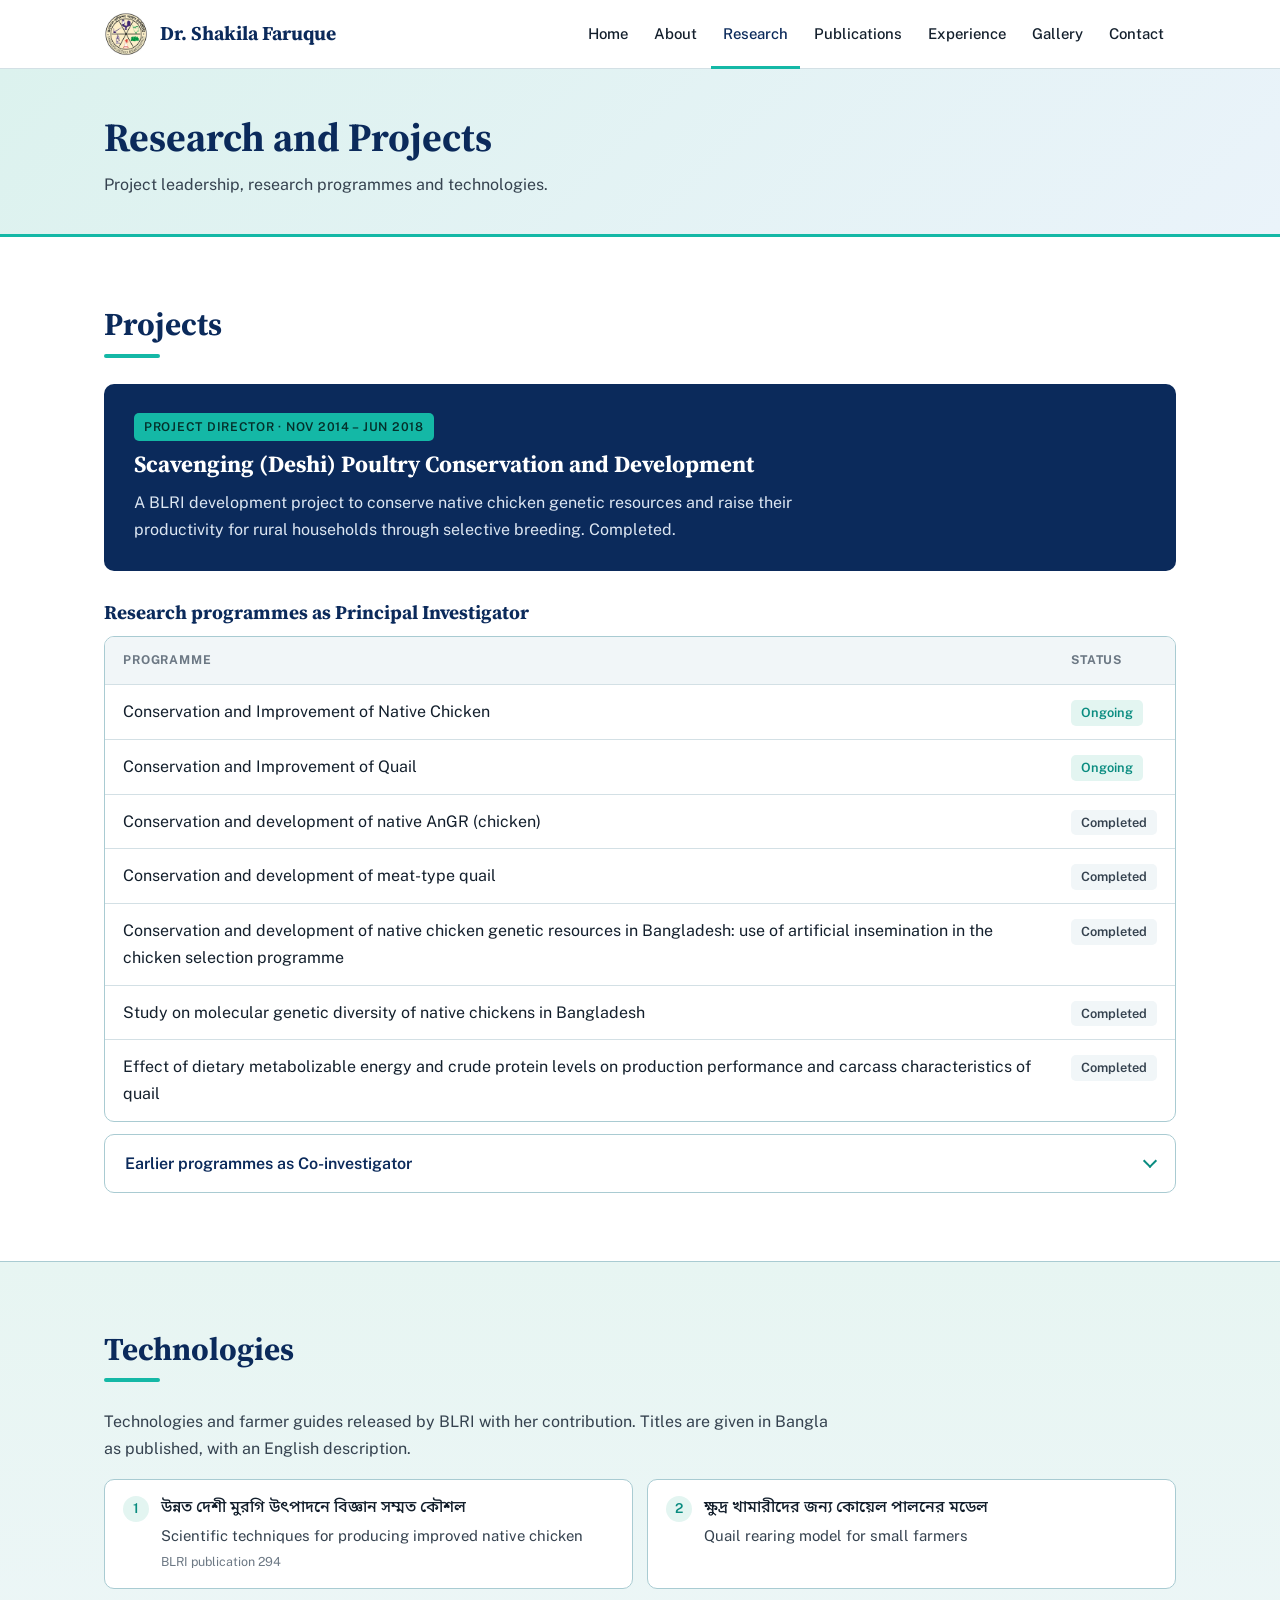
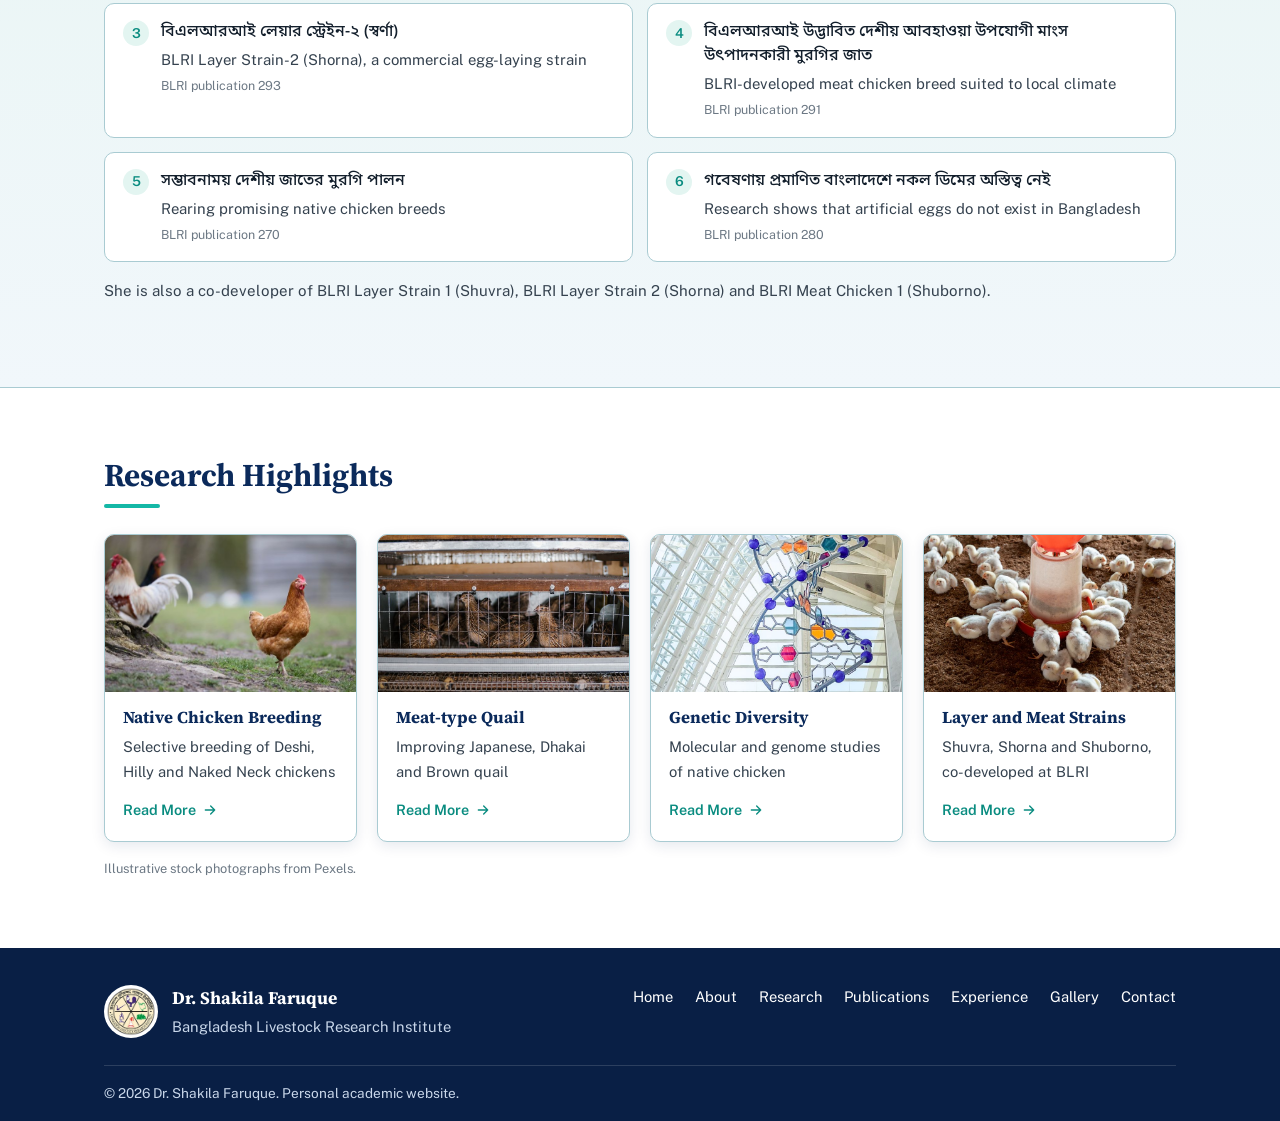
<file: research.html>
<!doctype html>
<html lang="en">
<head>
  <meta charset="utf-8">
  <meta name="viewport" content="width=device-width, initial-scale=1">
  <title>Research and Projects | Dr. Shakila Faruque</title>
  <meta name="description" content="Projects, research programmes and technologies led or co-developed by Dr. Shakila Faruque at BLRI.">
  <meta property="og:title" content="Research and Projects | Dr. Shakila Faruque">
  <meta property="og:description" content="Projects, research programmes and technologies led or co-developed by Dr. Shakila Faruque at BLRI.">
  <meta property="og:image" content="assets/img/portrait.jpg">
  <link rel="icon" href="assets/favicon.svg" type="image/svg+xml">
  <link rel="preconnect" href="https://fonts.googleapis.com">
  <link rel="preconnect" href="https://fonts.gstatic.com" crossorigin>
  <link href="https://fonts.googleapis.com/css2?family=Source+Serif+4:opsz,wght@8..60,400;8..60,600;8..60,700&family=Public+Sans:wght@400;500;600&family=Noto+Sans+Bengali:wght@400;500&display=swap" rel="stylesheet">
  <link rel="stylesheet" href="assets/css/style.css?v=11">
</head>
<body>
  <a class="skip" href="#main">Skip to content</a>
  <header class="site-header">
    <div class="wrap bar">
      <a class="brand" href="index.html"><img class="brand-logo" src="assets/img/blri-logo.jpg" alt="BLRI logo" width="44" height="43"><span>Dr. Shakila Faruque</span></a>
      <button class="menu-btn" aria-label="Open menu" aria-expanded="false" aria-controls="nav">
        <svg viewBox="0 0 24 24" width="22" height="22" aria-hidden="true"><path d="M3 6h18M3 12h18M3 18h18" stroke="currentColor" stroke-width="2" stroke-linecap="round"/></svg>
      </button>
      <nav id="nav" class="nav" aria-label="Main">
        <a href="index.html" >Home</a>
        <a href="about.html" >About</a>
        <a href="research.html" aria-current="page">Research</a>
        <a href="publications.html" >Publications</a>
        <a href="experience.html" >Experience</a>
        <a href="index.html#gallery">Gallery</a>
        <a href="contact.html" >Contact</a>
      </nav>
    </div>
  </header>
  <main id="main">
    <section class="page-head"><div class="wrap"><h1>Research and Projects</h1><p>Project leadership, research programmes and technologies.</p></div></section>
    <section id="projects" class="sec">
      <div class="wrap">
        <h2>Projects</h2>
          <article class="feature">
            <p class="tag">Project Director · Nov 2014 – Jun 2018</p>
            <h3>Scavenging (Deshi) Poultry Conservation and Development</h3>
            <p>A BLRI development project to conserve native chicken genetic resources and raise their productivity for rural households through selective breeding. Completed.</p>
          </article>

          <h3 class="sub">Research programmes as Principal Investigator</h3>
          <table class="tbl">
            <thead><tr><th>Programme</th><th>Status</th></tr></thead>
            <tbody>
              <tr><td data-label="Programme">Conservation and Improvement of Native Chicken</td><td data-label="Status"><span class="status on">Ongoing</span></td></tr>
              <tr><td data-label="Programme">Conservation and Improvement of Quail</td><td data-label="Status"><span class="status on">Ongoing</span></td></tr>
              <tr><td data-label="Programme">Conservation and development of native AnGR (chicken)</td><td data-label="Status"><span class="status">Completed</span></td></tr>
              <tr><td data-label="Programme">Conservation and development of meat-type quail</td><td data-label="Status"><span class="status">Completed</span></td></tr>
              <tr><td data-label="Programme">Conservation and development of native chicken genetic resources in Bangladesh: use of artificial insemination in the chicken selection programme</td><td data-label="Status"><span class="status">Completed</span></td></tr>
              <tr><td data-label="Programme">Study on molecular genetic diversity of native chickens in Bangladesh</td><td data-label="Status"><span class="status">Completed</span></td></tr>
              <tr><td data-label="Programme">Effect of dietary metabolizable energy and crude protein levels on production performance and carcass characteristics of quail</td><td data-label="Status"><span class="status">Completed</span></td></tr>
            </tbody>
          </table>

          <details class="acc">
            <summary>Earlier programmes as Co-investigator</summary>
            <ul class="plain">
              <li>Improvement of Black Bengal goat through selective breeding</li>
              <li>Improvement of Black Bengal goat through selective breeding, improved feeding and management practices (Phase 1)</li>
              <li>Fattening of commercial male layer chicks</li>
              <li>Utilization of quality protein maize in the diet of layer</li>
            </ul>
          </details>
      </div>
    </section>
    <section id="technologies" class="sec sec-tint">
      <div class="wrap">
        <h2>Technologies</h2>
          <p class="intro-p">Technologies and farmer guides released by BLRI with her contribution. Titles are given in Bangla as published, with an English description.</p>
          <ol class="tech">
            <li><span class="bn" lang="bn">উন্নত দেশী মুরগি উৎপাদনে বিজ্ঞান সম্মত কৌশল</span><span class="en">Scientific techniques for producing improved native chicken</span><span class="pubno">BLRI publication 294</span></li>
            <li><span class="bn" lang="bn">ক্ষুদ্র খামারীদের জন্য কোয়েল পালনের মডেল</span><span class="en">Quail rearing model for small farmers</span></li>
            <li><span class="bn" lang="bn">বিএলআরআই লেয়ার স্ট্রেইন-২ (স্বর্ণা)</span><span class="en">BLRI Layer Strain-2 (Shorna), a commercial egg-laying strain</span><span class="pubno">BLRI publication 293</span></li>
            <li><span class="bn" lang="bn">বিএলআরআই উদ্ভাবিত দেশীয় আবহাওয়া উপযোগী মাংস উৎপাদনকারী মুরগির জাত</span><span class="en">BLRI-developed meat chicken breed suited to local climate</span><span class="pubno">BLRI publication 291</span></li>
            <li><span class="bn" lang="bn">সম্ভাবনাময় দেশীয় জাতের মুরগি পালন</span><span class="en">Rearing promising native chicken breeds</span><span class="pubno">BLRI publication 270</span></li>
            <li><span class="bn" lang="bn">গবেষণায় প্রমাণিত বাংলাদেশে নকল ডিমের অস্তিত্ব নেই</span><span class="en">Research shows that artificial eggs do not exist in Bangladesh</span><span class="pubno">BLRI publication 280</span></li>
          </ol>
          <p class="note">She is also a co-developer of BLRI Layer Strain 1 (Shuvra), BLRI Layer Strain 2 (Shorna) and BLRI Meat Chicken 1 (Shuborno).</p>
      </div>
    </section>
    <section id="highlights" class="sec">
      <div class="wrap">
        <h2>Research Highlights</h2>
        <div class="hl-grid">
          <article class="hl-card">
            <div class="hl-img"><img src="assets/img/native-chicken-breeding.jpg" alt="Hen and rooster on grass (stock photo)" width="800" height="400" loading="lazy"></div>
            <div class="hl-body">
              <h3>Native Chicken Breeding</h3>
              <p>Selective breeding of Deshi, Hilly and Naked Neck chickens</p>
              <a class="hl-more" href="#projects">Read More <svg viewBox="0 0 24 24" width="16" height="16" aria-hidden="true"><path d="M5 12h14M13 6l6 6-6 6" fill="none" stroke="currentColor" stroke-width="2" stroke-linecap="round" stroke-linejoin="round"/></svg></a>
            </div>
          </article>
          <article class="hl-card">
            <div class="hl-img"><img src="assets/img/meat-type-quail.jpg" alt="Quail in a rearing cage (stock photo)" width="800" height="580" loading="lazy"></div>
            <div class="hl-body">
              <h3>Meat-type Quail</h3>
              <p>Improving Japanese, Dhakai and Brown quail</p>
              <a class="hl-more" href="#projects">Read More <svg viewBox="0 0 24 24" width="16" height="16" aria-hidden="true"><path d="M5 12h14M13 6l6 6-6 6" fill="none" stroke="currentColor" stroke-width="2" stroke-linecap="round" stroke-linejoin="round"/></svg></a>
            </div>
          </article>
          <article class="hl-card">
            <div class="hl-img"><img src="assets/img/genetic-diversity-dna.jpg" alt="DNA double helix model (stock photo)" width="800" height="1422" loading="lazy"></div>
            <div class="hl-body">
              <h3>Genetic Diversity</h3>
              <p>Molecular and genome studies of native chicken</p>
              <a class="hl-more" href="publications.html">Read More <svg viewBox="0 0 24 24" width="16" height="16" aria-hidden="true"><path d="M5 12h14M13 6l6 6-6 6" fill="none" stroke="currentColor" stroke-width="2" stroke-linecap="round" stroke-linejoin="round"/></svg></a>
            </div>
          </article>
          <article class="hl-card">
            <div class="hl-img"><img src="assets/img/layer-and-meat-strains.jpg" alt="Chicks gathered around a feeder (stock photo)" width="800" height="533" loading="lazy"></div>
            <div class="hl-body">
              <h3>Layer and Meat Strains</h3>
              <p>Shuvra, Shorna and Shuborno, co-developed at BLRI</p>
              <a class="hl-more" href="#technologies">Read More <svg viewBox="0 0 24 24" width="16" height="16" aria-hidden="true"><path d="M5 12h14M13 6l6 6-6 6" fill="none" stroke="currentColor" stroke-width="2" stroke-linecap="round" stroke-linejoin="round"/></svg></a>
            </div>
          </article>
        </div>
        <p class="credit">Illustrative stock photographs from Pexels.</p>
      </div>
    </section>
  </main>
  <footer class="site-footer">
    <div class="wrap">
      <div class="foot-top">
        <div class="foot-brand">
          <img class="brand-logo" src="assets/img/blri-logo.jpg" alt="BLRI logo" width="44" height="43">
          <div><strong>Dr. Shakila Faruque</strong>Bangladesh Livestock Research Institute</div>
        </div>
        <nav class="foot-nav" aria-label="Footer">
          <a href="index.html">Home</a><a href="about.html">About</a><a href="research.html">Research</a>
          <a href="publications.html">Publications</a><a href="experience.html">Experience</a><a href="index.html#gallery">Gallery</a><a href="contact.html">Contact</a>
        </nav>
      </div>
      <div class="foot-bottom">&copy; <span id="yr">2026</span> Dr. Shakila Faruque. Personal academic website.</div>
    </div>
  </footer>
  <script src="assets/js/main.js?v=6"></script>
</body>
</html>
</file>
<file: assets/css/style.css>
/* Dr. Shakila Faruque: academic portfolio. Minimal, navy and teal. */
:root {
  --navy: #0b2a5b;
  --navy-2: #163c78;
  --teal: #0a8c80;
  --teal-bright: #14b8a6;
  --teal-soft: #e3f5f1;
  --grey-bg: #f1f6f8;
  --ink: #131f2c;
  --ink-2: #35424f;
  --muted: #6c7884;
  --line: #d3e0e5;
  --radius: 10px;
  --shadow: 0 2px 10px rgba(15, 39, 71, .07);
  --serif: "Source Serif 4", Georgia, "Times New Roman", serif;
  --sans: "Public Sans", system-ui, -apple-system, "Segoe UI", Arial, sans-serif;
  --bn: "Noto Sans Bengali", "Public Sans", sans-serif;
}

* { box-sizing: border-box; }
html { scroll-behavior: smooth; scroll-padding-top: 84px; }
body { margin: 0; background: #fff; color: var(--ink); font: 16px/1.7 var(--sans); -webkit-font-smoothing: antialiased; }
img { max-width: 100%; height: auto; display: block; }
a { color: var(--teal); text-underline-offset: 3px; }
a:hover { color: var(--navy); }
h1, h2, h3 { font-family: var(--serif); color: var(--navy); line-height: 1.2; margin: 0; font-weight: 700; }
p { margin: 0 0 1em; }
:focus-visible { outline: 2px solid var(--teal-bright); outline-offset: 3px; }
.wrap { width: 100%; max-width: 1120px; margin: 0 auto; padding: 0 24px; }
.skip { position: absolute; left: -999px; top: 8px; background: var(--navy); color: #fff; padding: 8px 12px; z-index: 50; }
.skip:focus { left: 8px; }

/* ---------- Header ---------- */
.site-header { position: sticky; top: 0; z-index: 20; background: #fff; border-bottom: 1px solid var(--line); }
.bar { display: flex; align-items: center; height: 68px; gap: 16px; }
.brand { display: flex; align-items: center; gap: 12px; text-decoration: none; color: var(--navy); font-family: var(--serif); font-weight: 700; font-size: 1.22rem; }
.brand-mark { width: 38px; height: 38px; border-radius: 8px; background: var(--navy); color: #fff; display: grid; place-items: center; font-size: .95rem; letter-spacing: .02em; }
.nav { margin-left: auto; display: flex; gap: 2px; }
.nav a { color: var(--ink); text-decoration: none; font-size: .93rem; font-weight: 500; padding: 22px 12px 19px; border-bottom: 3px solid transparent; }
.nav a:hover { color: var(--teal); }
.nav a[aria-current="page"] { color: var(--navy); border-bottom-color: var(--teal-bright); }
.menu-btn { display: none; margin-left: auto; background: none; border: 1px solid var(--line); border-radius: 8px; padding: 7px 9px; color: var(--navy); cursor: pointer; }

/* ---------- Buttons ---------- */
.btns { display: flex; flex-wrap: wrap; gap: 14px; margin-top: 30px; }
.btn { display: inline-flex; align-items: center; gap: 9px; padding: 12px 22px; border-radius: 8px; font-weight: 600; font-size: .95rem; text-decoration: none; border: 1.5px solid var(--navy); transition: background .2s, color .2s, border-color .2s; }
.btn svg { flex: none; }
.btn-solid { background: var(--navy); color: #fff; }
.btn-solid:hover { background: var(--navy-2); color: #fff; }
.btn-line { background: #fff; color: var(--navy); }
.btn-line:hover { background: var(--teal-soft); color: var(--navy); border-color: var(--teal); }

/* ---------- Hero ---------- */
.hero { position: relative; overflow: hidden; border-bottom: 1px solid var(--line); }
.hero-bg { position: absolute; inset: 0 0 0 auto; width: 66%; height: 100%; object-fit: cover; object-position: center; }
.hero::after { content: ""; position: absolute; inset: 0; background: linear-gradient(90deg, #fff 0%, #fff 36%, rgba(255, 255, 255, .72) 58%, rgba(255, 255, 255, .25) 100%); }
.hero-grid { position: relative; z-index: 1; display: grid; grid-template-columns: 1.15fr .85fr; gap: 40px; align-items: center; padding-top: 64px; padding-bottom: 64px; }
.hero h1 { font-size: clamp(2.3rem, 5vw, 3.4rem); letter-spacing: -.01em; }
.hero-role { margin: 14px 0 0; font-family: var(--serif); font-weight: 600; font-size: 1.28rem; line-height: 1.4; color: var(--navy); }
.rule { display: block; width: 56px; height: 3px; background: var(--teal-bright); margin: 22px 0; border-radius: 2px; }
.hero-spec { margin: 0; font-family: var(--serif); font-style: italic; font-size: 1.12rem; color: var(--ink-2); max-width: 24em; }
.hero-portrait { margin: 0; justify-self: end; width: 100%; max-width: 340px; }
.hero-portrait img { width: 100%; aspect-ratio: 1; object-fit: cover; border-radius: var(--radius); border: 6px solid #fff; box-shadow: 0 10px 30px rgba(15, 39, 71, .22); }

/* ---------- Page heading (inner pages) ---------- */
.page-head { background: var(--teal-soft); border-bottom: 1px solid var(--line); padding: 44px 0 36px; }
.page-head h1 { font-size: clamp(1.9rem, 4vw, 2.5rem); }
.page-head p { margin: 10px 0 0; color: var(--ink-2); max-width: 40em; }

/* ---------- Sections ---------- */
.sec { padding: 68px 0; }
.sec-tint { background: var(--grey-bg); border-top: 1px solid var(--line); border-bottom: 1px solid var(--line); }
.sec-teal { background: var(--teal-soft); border-top: 1px solid var(--line); border-bottom: 1px solid var(--line); }
.sec h2 { font-size: 1.9rem; padding-bottom: 14px; position: relative; margin-bottom: 26px; }
.sec h2::after { content: ""; position: absolute; left: 0; bottom: 0; width: 48px; height: 3px; background: var(--teal-bright); border-radius: 2px; }
.sec-head { display: flex; align-items: flex-start; justify-content: space-between; gap: 20px; flex-wrap: wrap; }
.sec h3.sub { font-size: 1.2rem; margin: 30px 0 12px; }
.sec h3.sub:first-child { margin-top: 0; }
.prose p { max-width: 46em; }
.lead { font-size: 1.08rem; color: var(--ink-2); }
.intro-p { color: var(--ink-2); max-width: 46em; }
.note { color: var(--ink-2); font-size: .94rem; margin-top: 16px; }
.link-more { font-weight: 600; text-decoration: none; display: inline-flex; gap: 6px; align-items: center; }
.link-more:hover { gap: 10px; }

.about-grid { display: grid; grid-template-columns: 1.1fr .9fr; gap: 56px; align-items: start; }
.about-grid figure { margin: 0; }
.about-grid img { width: 100%; aspect-ratio: 4 / 3; object-fit: cover; border-radius: var(--radius); box-shadow: var(--shadow); }
.about-grid figcaption { font-size: .8rem; color: var(--muted); margin-top: 8px; }

.tags { list-style: none; padding: 0; margin: 0; display: flex; flex-wrap: wrap; gap: 8px; }
.tags li { background: #fff; border: 1px solid var(--line); border-radius: 6px; padding: 5px 13px; font-size: .9rem; }

/* ---------- Cards ---------- */
.cards { display: grid; grid-template-columns: repeat(4, 1fr); gap: 20px; }
.card { background: #fff; border: 1px solid var(--line); border-radius: var(--radius); padding: 24px 22px; box-shadow: var(--shadow); transition: transform .2s, box-shadow .2s; }
.card:hover { transform: translateY(-3px); box-shadow: 0 8px 22px rgba(15, 39, 71, .12); }
.card .ico { width: 46px; height: 46px; border-radius: 10px; background: var(--teal-soft); color: var(--teal); display: grid; place-items: center; margin-bottom: 16px; }
.card h3 { font-size: 1.08rem; margin-bottom: 8px; }
.card p { font-size: .92rem; color: var(--ink-2); margin: 0; }

/* Photo cards */
.hl-grid { display: grid; grid-template-columns: repeat(4, 1fr); gap: 20px; }
.hl-card { background: #fff; border: 1px solid var(--line); border-radius: var(--radius); overflow: hidden; box-shadow: var(--shadow); transition: transform .2s, box-shadow .2s; }
.hl-card:hover { transform: translateY(-3px); box-shadow: 0 8px 22px rgba(15, 39, 71, .12); }
.hl-img img { width: 100%; aspect-ratio: 16 / 10; object-fit: cover; }
.hl-body { padding: 16px 18px 18px; }
.hl-body h3 { font-size: 1.05rem; }
.hl-body p { margin: 6px 0 12px; font-size: .92rem; color: var(--ink-2); }
.hl-more { font-weight: 600; font-size: .9rem; text-decoration: none; }
.credit { margin: 16px 0 0; font-size: .8rem; color: var(--muted); }

/* Featured project */
.feature { background: var(--navy); color: #dce6f2; border-radius: var(--radius); padding: 28px 30px; margin-bottom: 30px; }
.feature h3 { color: #fff; font-size: 1.45rem; margin: 10px 0; }
.feature p { margin: 0; max-width: 44em; }
.tag { display: inline-block; margin: 0 !important; font-size: .76rem; font-weight: 600; letter-spacing: .06em; text-transform: uppercase; background: var(--teal-bright); color: #fff; padding: 4px 10px; border-radius: 5px; }

/* Tables */
.tbl { width: 100%; border-collapse: separate; border-spacing: 0; background: #fff; border: 1px solid var(--line); border-radius: var(--radius); overflow: hidden; }
.tbl th, .tbl td { text-align: left; padding: 13px 18px; vertical-align: top; }
.tbl th { font-size: .76rem; letter-spacing: .07em; text-transform: uppercase; color: var(--muted); background: var(--grey-bg); border-bottom: 1px solid var(--line); }
.tbl tbody tr + tr td { border-top: 1px solid var(--line); }
.tbl td:last-child { white-space: nowrap; }
.status { display: inline-block; font-size: .8rem; font-weight: 600; padding: 2px 10px; border-radius: 5px; background: var(--grey-bg); color: var(--ink-2); }
.status.on { background: var(--teal-soft); color: var(--teal); }

/* Accordions */
.acc { background: #fff; border: 1px solid var(--line); border-radius: var(--radius); margin-top: 12px; }
.acc summary { cursor: pointer; list-style: none; padding: 15px 50px 15px 20px; position: relative; font-weight: 600; color: var(--navy); }
.acc summary::-webkit-details-marker { display: none; }
.acc summary::after { content: ""; position: absolute; right: 20px; top: 50%; width: 8px; height: 8px; border-right: 2px solid var(--teal); border-bottom: 2px solid var(--teal); transform: translateY(-70%) rotate(45deg); transition: transform .2s; }
.acc[open] > summary::after { transform: translateY(-30%) rotate(-135deg); }
.acc[open] > summary { border-bottom: 1px solid var(--line); }
.acc > ul, .acc > ol { margin: 0; padding: 14px 20px 18px 40px; }
.acc > .acc-note { margin: 0; padding: 14px 20px 0; color: var(--muted); font-size: .92rem; }
.plain li { margin: 6px 0; }
.count { display: inline-block; margin-left: 8px; font-size: .76rem; font-weight: 600; color: var(--muted); background: var(--grey-bg); border-radius: 5px; padding: 1px 8px; }

/* Technologies */
.tech { list-style: none; padding: 0; margin: 0; counter-reset: t; display: grid; grid-template-columns: 1fr 1fr; gap: 14px; }
.tech li { counter-increment: t; background: #fff; border: 1px solid var(--line); border-left: 3px solid var(--teal-bright); border-radius: var(--radius); padding: 16px 18px 16px 56px; position: relative; display: flex; flex-direction: column; gap: 3px; }
.tech li::before { content: counter(t); position: absolute; left: 18px; top: 16px; width: 26px; height: 26px; border-radius: 50%; background: var(--teal-soft); color: var(--teal); font-weight: 600; font-size: .85rem; display: grid; place-items: center; }
.bn { font-family: var(--bn); font-weight: 500; line-height: 1.5; }
.bn-inline { font-family: var(--bn); }
.en { color: var(--ink-2); font-size: .93rem; }
.pubno { font-size: .78rem; color: var(--muted); }

/* ---------- Publications ---------- */
.pub { padding: 18px 0; border-bottom: 1px solid var(--line); display: grid; grid-template-columns: 64px 1fr; gap: 18px; }
.pub:first-child { border-top: 1px solid var(--line); }
.pub .yr { font-family: var(--serif); font-weight: 700; color: var(--teal); font-size: 1.05rem; padding-top: 2px; }
.pub h3 { font-size: 1.06rem; line-height: 1.4; }
.pub .authors { margin: 6px 0 2px; font-size: .92rem; color: var(--ink-2); }
.pub .source { margin: 0; font-size: .92rem; color: var(--muted); }
.pub .badge { display: inline-block; margin-top: 8px; font-size: .72rem; font-weight: 600; letter-spacing: .05em; text-transform: uppercase; color: var(--teal); background: var(--teal-soft); border-radius: 4px; padding: 2px 8px; }
.pub b.me { color: var(--navy); font-weight: 600; }

.filters { display: grid; grid-template-columns: 1fr 240px 150px; gap: 12px; margin-bottom: 8px; }
.filters input, .filters select { width: 100%; font: inherit; padding: 11px 14px; border: 1px solid var(--line); border-radius: 8px; background: #fff; color: var(--ink); }
.filters input:focus, .filters select:focus { border-color: var(--teal); outline: none; box-shadow: 0 0 0 3px var(--teal-soft); }
.result-count { margin: 12px 0 6px; font-size: .9rem; color: var(--muted); }
.empty { padding: 30px 0; color: var(--muted); display: none; }

/* ---------- Timeline ---------- */
.timeline { list-style: none; margin: 0; padding: 0 0 0 4px; }
.timeline li { position: relative; display: grid; grid-template-columns: 150px 1fr; gap: 16px; padding: 0 0 20px 26px; border-left: 2px solid var(--line); margin-left: 5px; }
.timeline li::before { content: ""; position: absolute; left: -7px; top: 6px; width: 12px; height: 12px; border-radius: 50%; background: var(--teal-bright); border: 2px solid #fff; box-shadow: 0 0 0 1px var(--teal-bright); }
.timeline li:last-child { border-left-color: transparent; padding-bottom: 0; }
.when { font-family: var(--serif); font-weight: 700; color: var(--navy); }
.what strong { display: block; font-weight: 600; color: var(--ink); }
.what { color: var(--ink-2); font-size: .95rem; }

/* ---------- Education ---------- */
.edu { display: grid; grid-template-columns: repeat(3, 1fr); gap: 18px; }
.edu-card { background: #fff; border: 1px solid var(--line); border-radius: var(--radius); padding: 22px; box-shadow: var(--shadow); }
.edu-card svg { color: var(--teal); margin-bottom: 12px; }
.edu-card h3 { font-size: 1.05rem; line-height: 1.35; }
.edu-card p { margin: 6px 0 0; font-size: .92rem; color: var(--ink-2); }
.edu-card .y { display: inline-block; margin-top: 10px; font-weight: 600; color: var(--teal); font-size: .9rem; }

.two-col { display: grid; grid-template-columns: 1fr 1fr; gap: 28px; }
.list-card { background: #fff; border: 1px solid var(--line); border-radius: var(--radius); padding: 22px 24px; box-shadow: var(--shadow); }
.list-card h3 { font-size: 1.15rem; margin-bottom: 12px; }
.list-card ul { margin: 0; padding-left: 20px; }
.list-card li { margin: 8px 0; }

/* ---------- Contact ---------- */
.contact-grid { display: grid; grid-template-columns: 1fr 1fr; gap: 28px; }
.contact-item { display: flex; gap: 14px; margin-bottom: 18px; }
.contact-item svg { flex: none; color: var(--teal); margin-top: 3px; }
.contact-item strong { display: block; color: var(--navy); font-family: var(--serif); }
address { font-style: normal; }

/* ---------- Footer ---------- */
.site-footer { background: var(--navy); color: #c5d3e4; font-size: .92rem; }
.site-footer a { color: #fff; text-decoration: none; }
.site-footer a:hover { text-decoration: underline; }
.foot-top { display: flex; justify-content: space-between; gap: 28px; flex-wrap: wrap; padding: 36px 0 26px; align-items: flex-start; }
.foot-brand { display: flex; gap: 14px; align-items: center; }
.foot-brand .brand-mark { background: var(--teal-bright); }
.foot-brand strong { display: block; color: #fff; font-family: var(--serif); font-size: 1.1rem; }
.foot-nav { display: flex; flex-wrap: wrap; gap: 8px 22px; }
.foot-bottom { border-top: 1px solid rgba(255, 255, 255, .14); padding: 16px 0; font-size: .85rem; }

/* ---------- Gentle reveal ---------- */
.reveal { opacity: 0; translate: 0 14px; transition: opacity .55s ease, translate .55s ease; }
.reveal.in { opacity: 1; translate: 0 0; }
@media (prefers-reduced-motion: reduce) {
  html { scroll-behavior: auto; }
  .reveal { opacity: 1; translate: none; transition: none; }
  .card, .hl-card { transition: none; }
}

/* ---------- Responsive ---------- */
@media (max-width: 1000px) {
  .menu-btn { display: inline-flex; }
  .nav { display: none; position: absolute; top: 68px; left: 0; right: 0; flex-direction: column; margin: 0; background: #fff; border-bottom: 1px solid var(--line); padding: 6px 16px 14px; box-shadow: 0 10px 20px rgba(15, 39, 71, .08); }
  .nav.open { display: flex; }
  .nav a { padding: 12px 8px; border-bottom: 0; border-left: 3px solid transparent; }
  .nav a[aria-current="page"] { border-left-color: var(--teal-bright); }
  .cards, .hl-grid { grid-template-columns: repeat(2, 1fr); }
}
@media (max-width: 800px) {
  .wrap { padding: 0 16px; }
  .hero-bg { width: 100%; }
  .hero::after { background: linear-gradient(180deg, rgba(255,255,255,.94) 0%, rgba(255,255,255,.9) 55%, rgba(255,255,255,.8) 100%); }
  .hero-grid { grid-template-columns: 1fr; padding-top: 36px; padding-bottom: 40px; gap: 28px; }
  .hero-portrait { order: -1; justify-self: start; max-width: 220px; }
  .sec { padding: 46px 0; }
  .about-grid, .two-col, .contact-grid, .tech { grid-template-columns: 1fr; gap: 28px; }
  .edu { grid-template-columns: 1fr; }
  .timeline li { grid-template-columns: 1fr; gap: 2px; }
  .pub { grid-template-columns: 1fr; gap: 4px; }
  .filters { grid-template-columns: 1fr; }
  .feature { padding: 22px 20px; }
  .tbl thead { display: none; }
  .tbl, .tbl tbody, .tbl tr, .tbl td { display: block; width: 100%; }
  .tbl tbody tr + tr { border-top: 1px solid var(--line); }
  .tbl tbody tr + tr td { border-top: 0; }
  .tbl td { padding: 4px 16px; white-space: normal !important; }
  .tbl td:first-child { padding-top: 14px; }
  .tbl td:last-child { padding-bottom: 14px; }
  .tbl td::before { content: attr(data-label); display: block; font-size: .72rem; letter-spacing: .07em; text-transform: uppercase; color: var(--muted); }
  .acc > ul, .acc > ol { padding-left: 34px; padding-right: 16px; }
}
@media (max-width: 520px) {
  .cards, .hl-grid { grid-template-columns: 1fr; }
  .brand { font-size: 1.05rem; }
}
.pub .cite { margin: 0; font-size: .95rem; color: var(--ink-2); }
.pub .cite i { color: var(--ink); }
.pubs-sel { margin-top: 4px; }

/* ---------- Colour and contrast pass (closer to the mockup) ---------- */
.sec h2 { font-size: 2rem; }
.sec h2::after { width: 56px; height: 4px; background: var(--teal-bright); }
.rule { height: 4px; width: 64px; }
.hero::after { background: linear-gradient(90deg, #fff 0%, #fff 30%, rgba(255, 255, 255, .55) 52%, rgba(255, 255, 255, 0) 82%); }
.hero-bg { width: 70%; }
.hero h1 { color: var(--navy); }

/* Research area cards: mint, icon beside the text */
.card { background: var(--teal-soft); border-color: #c6e6df; box-shadow: none; display: grid; grid-template-columns: 52px 1fr; column-gap: 16px; align-items: start; }
.card .ico { background: transparent; width: 52px; height: 52px; margin: 0; color: var(--teal); }
.card .ico svg { width: 40px; height: 40px; stroke-width: 1.5; }
.card h3 { font-size: 1.12rem; margin: 2px 0 6px; }
.card p { grid-column: 2; color: var(--ink-2); }
.card:hover { box-shadow: 0 8px 20px rgba(11, 42, 91, .12); }

/* Selected publications: boxed list with teal years */
.pubs-sel { background: var(--grey-bg); border: 1px solid var(--line); border-radius: var(--radius); padding: 4px 22px; }
.pubs-sel .pub:first-child { border-top: 0; }
.pubs-sel .pub:last-child { border-bottom: 0; }
.pub .yr { color: var(--teal); }
.pub h3 { color: var(--navy); }

/* Stronger accents */
.tag { background: var(--teal-bright); color: #04302b; }
.feature { background: var(--navy); }
.btn-solid { background: var(--navy); border-color: var(--navy); }
.btn-solid:hover { background: var(--navy-2); border-color: var(--navy-2); }
.btn-line { border-color: var(--navy); color: var(--navy); }
.edu-card { border-top: 3px solid var(--teal-bright); }
.list-card { border-top: 3px solid var(--teal-bright); }
.tech li { border-left-color: var(--teal-bright); }
.sec-tint { background: var(--grey-bg); }
.page-head { background: var(--teal-soft); border-bottom: 3px solid var(--teal-bright); }
.nav a[aria-current="page"] { border-bottom-color: var(--teal-bright); border-bottom-width: 3px; }

/* Footer: deeper navy */
.site-footer { background: #091f45; color: #c9d7ea; }
.foot-brand .brand-mark { background: var(--teal-bright); color: #04302b; }
@media (max-width: 800px) {
  .card { grid-template-columns: 44px 1fr; }
  .pubs-sel { padding: 4px 14px; }
  .hero-bg { width: 100%; }
}
.card p { grid-column: 1 / -1; margin-top: 12px; }
.card h3 { align-self: center; margin: 0; }

/* ---------- BLRI logo ---------- */
.brand-logo { width: 44px; height: auto; flex: none; border-radius: 50%; background: #fff; }
.foot-brand .brand-logo { width: 54px; padding: 2px; }
.hl-more { display: inline-flex; align-items: center; gap: 6px; color: var(--teal); }
.hl-more:hover { gap: 10px; color: var(--navy); }
.sec .hl-grid + .credit { margin-top: 16px; }

/* ---------- Section contrast: distinct bands and stronger outlines ---------- */
:root { --line-strong: #a9cbd2; }
.sec-tint { background: linear-gradient(180deg, #e7f5f2 0%, #f1f7fb 100%); border-top: 1px solid var(--line-strong); border-bottom: 1px solid var(--line-strong); }
.page-head { background: linear-gradient(135deg, #dcf2ee 0%, #eaf3fa 100%); }

.sec-navy { background: linear-gradient(135deg, #0a2350 0%, #12407a 100%); color: #d7e4f4; border: 0; }
.sec-navy h2 { color: #fff; }
.sec-navy .link-more { color: #6fe3d3; }
.sec-navy .when { color: #fff; }
.sec-navy .what { color: #c9d9ee; }
.sec-navy .what strong { color: #fff; }
.sec-navy .timeline li { border-left-color: rgba(255, 255, 255, .3); }
.sec-navy .timeline li::before { border-color: #0f3169; }
.sec-navy .acc { color: var(--ink); border-color: transparent; }

.sec-contact { background: linear-gradient(135deg, #075e57 0%, #0b8b7f 100%); color: #fff; border: 0; }
.sec-contact h2, .sec-contact .contact-item strong { color: #fff; }
.sec-contact h2::after { background: #fff; }
.sec-contact a { color: #fff; }
.sec-contact .contact-item svg { color: #bff5ec; }

.card, .edu-card, .list-card, .hl-card, .tech li, .acc, .tbl, .pubs-sel { border-width: 1.5px; border-color: var(--line-strong); }
.card { border-color: #8fcfc4; }
.edu-card, .list-card { border-top: 4px solid var(--teal-bright); }
.hl-card { box-shadow: 0 4px 14px rgba(11, 42, 91, .1); }

/* ---------- Gallery ---------- */
.gallery { display: grid; grid-template-columns: repeat(4, 1fr); gap: 16px; margin-top: 8px; }
.shot { margin: 0; }
.shot-btn { display: block; width: 100%; padding: 0; border: 0; background: none; cursor: zoom-in; border-radius: 12px; overflow: hidden; }
.shot-btn img { width: 100%; aspect-ratio: 4 / 3; object-fit: cover; border: 1.5px solid var(--line-strong); border-radius: 12px; transition: transform .3s ease; }
.shot-btn:hover img, .shot-btn:focus-visible img { transform: scale(1.06); }
.shot figcaption { margin-top: 8px; font-size: .86rem; color: var(--ink-2); }

.lightbox { position: fixed; inset: 0; z-index: 60; background: rgba(9, 25, 56, .9); display: none; align-items: center; justify-content: center; padding: 24px; cursor: zoom-out; }
.lightbox.open { display: flex; }
.lightbox img { max-width: 100%; max-height: 90vh; border-radius: 10px; box-shadow: 0 20px 60px rgba(0, 0, 0, .5); }

@media (max-width: 1000px) { .gallery { grid-template-columns: repeat(3, 1fr); } }
@media (max-width: 800px) { .gallery { grid-template-columns: repeat(2, 1fr); gap: 12px; } }
</file>
